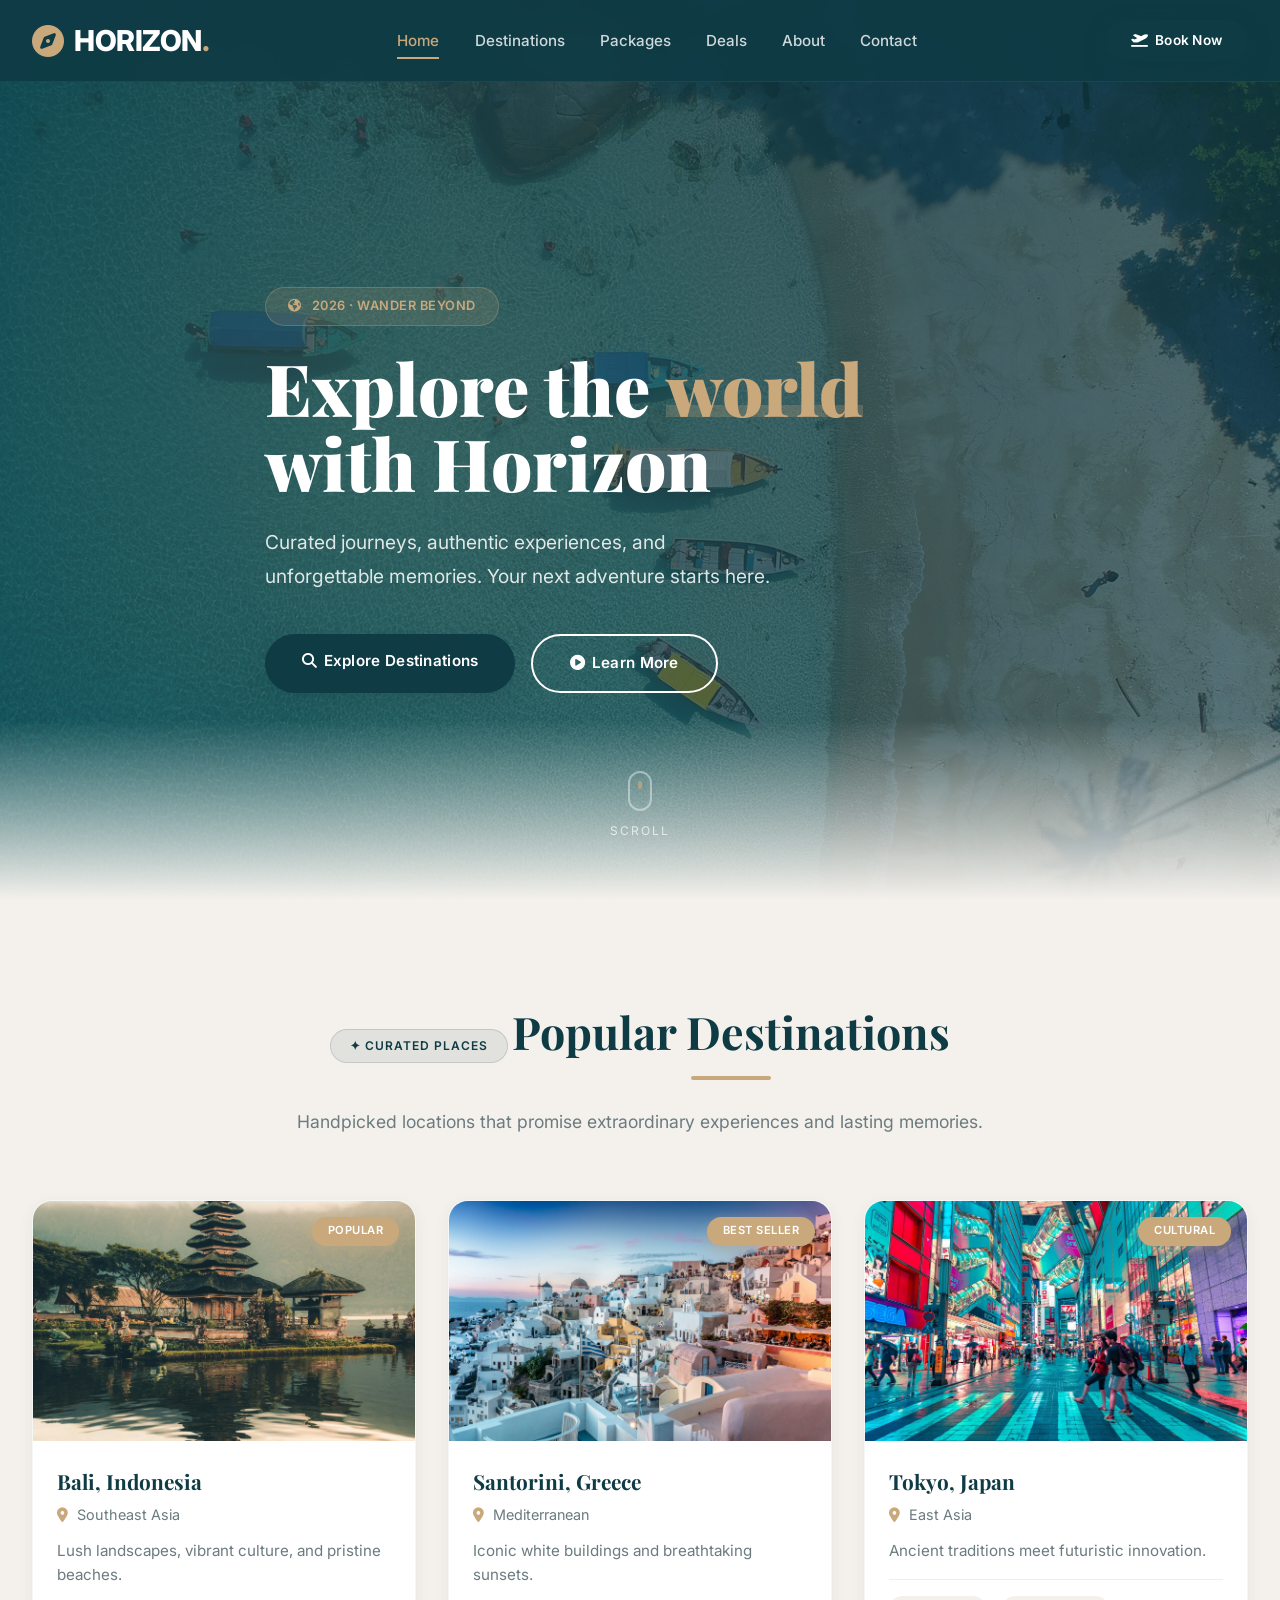
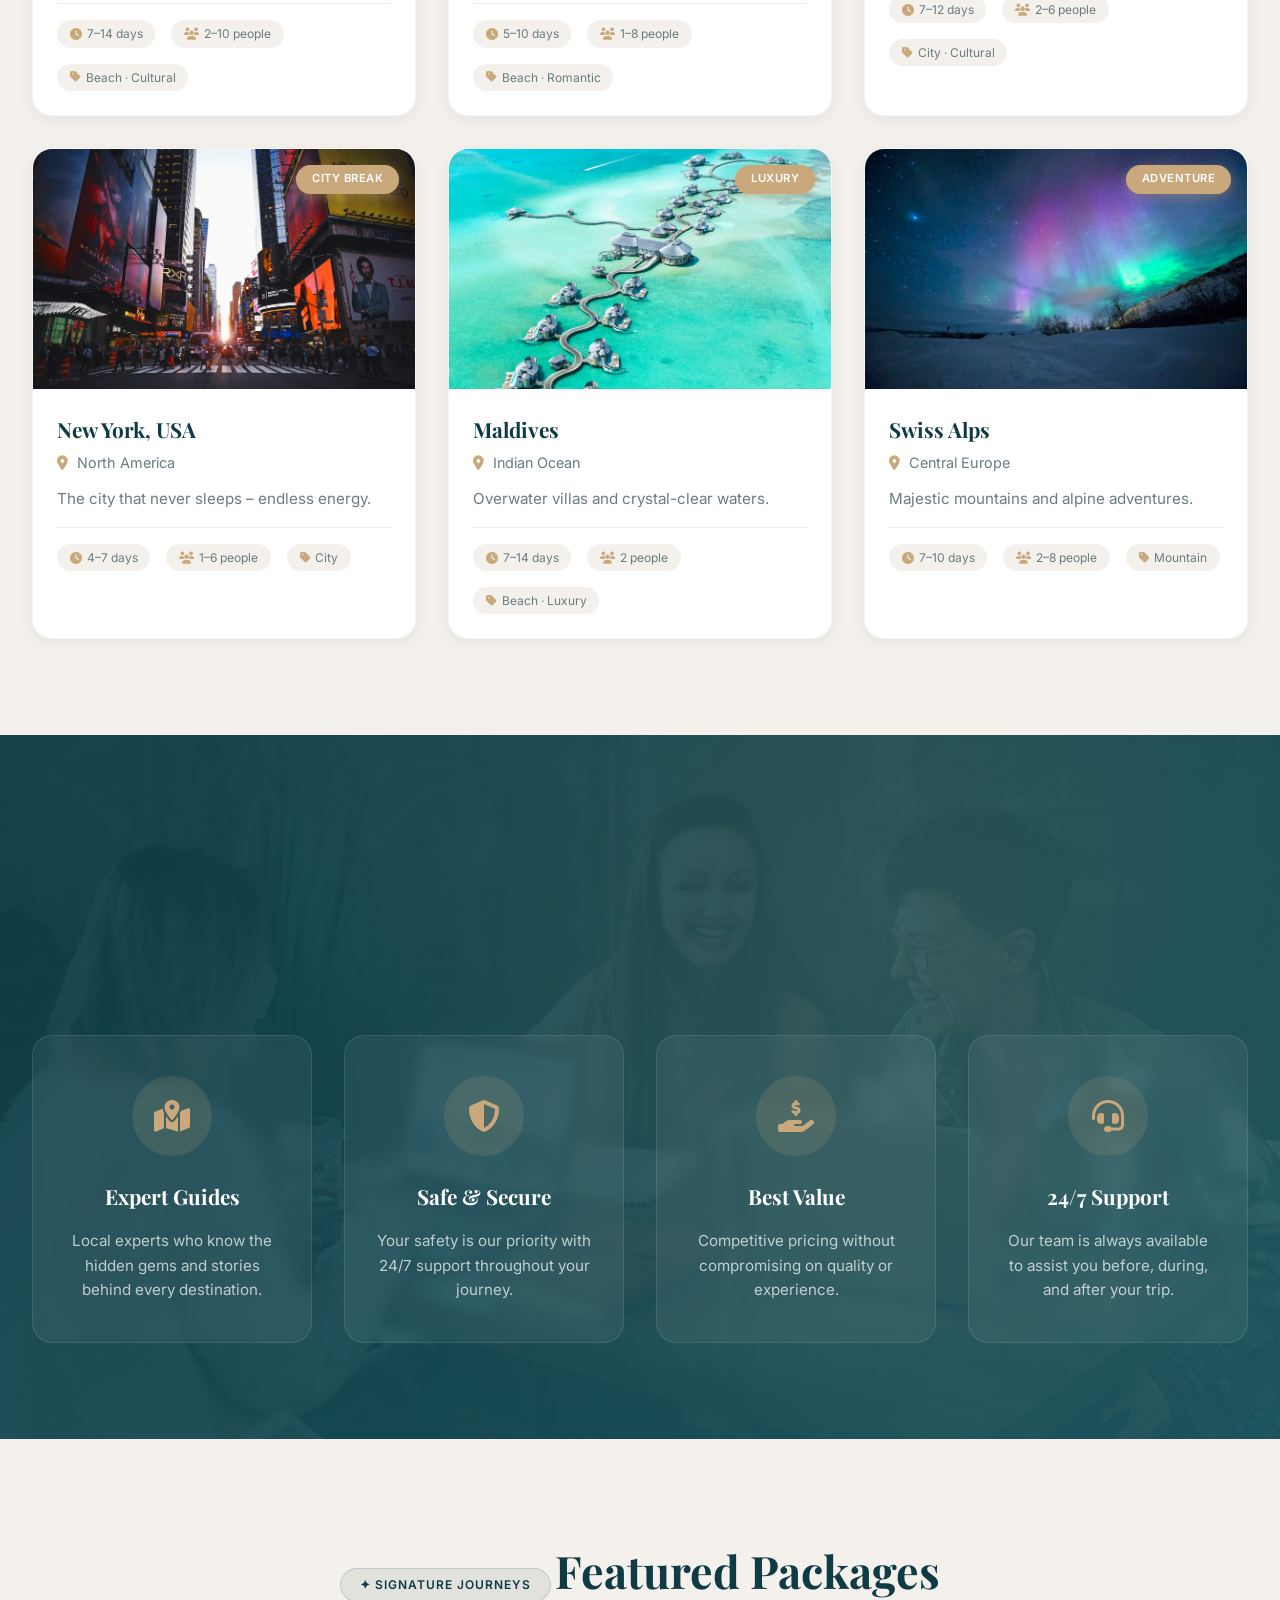
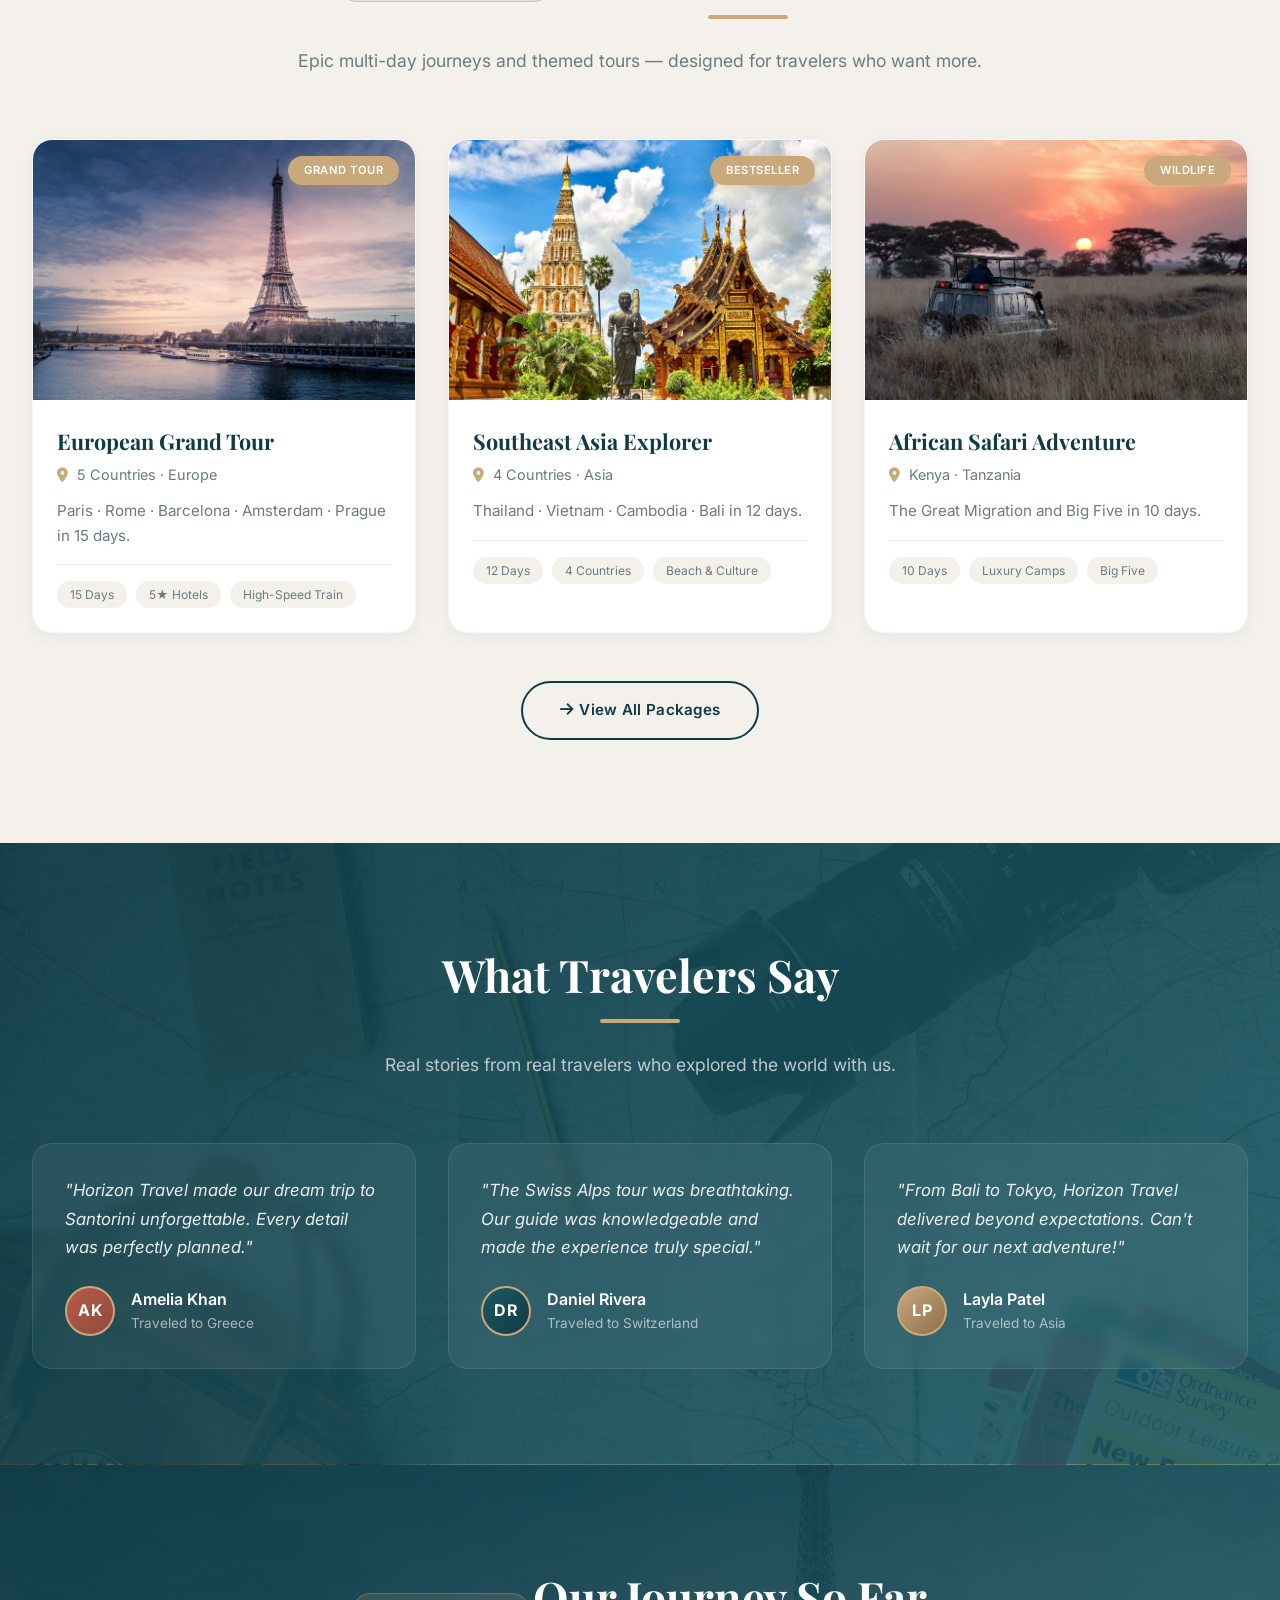
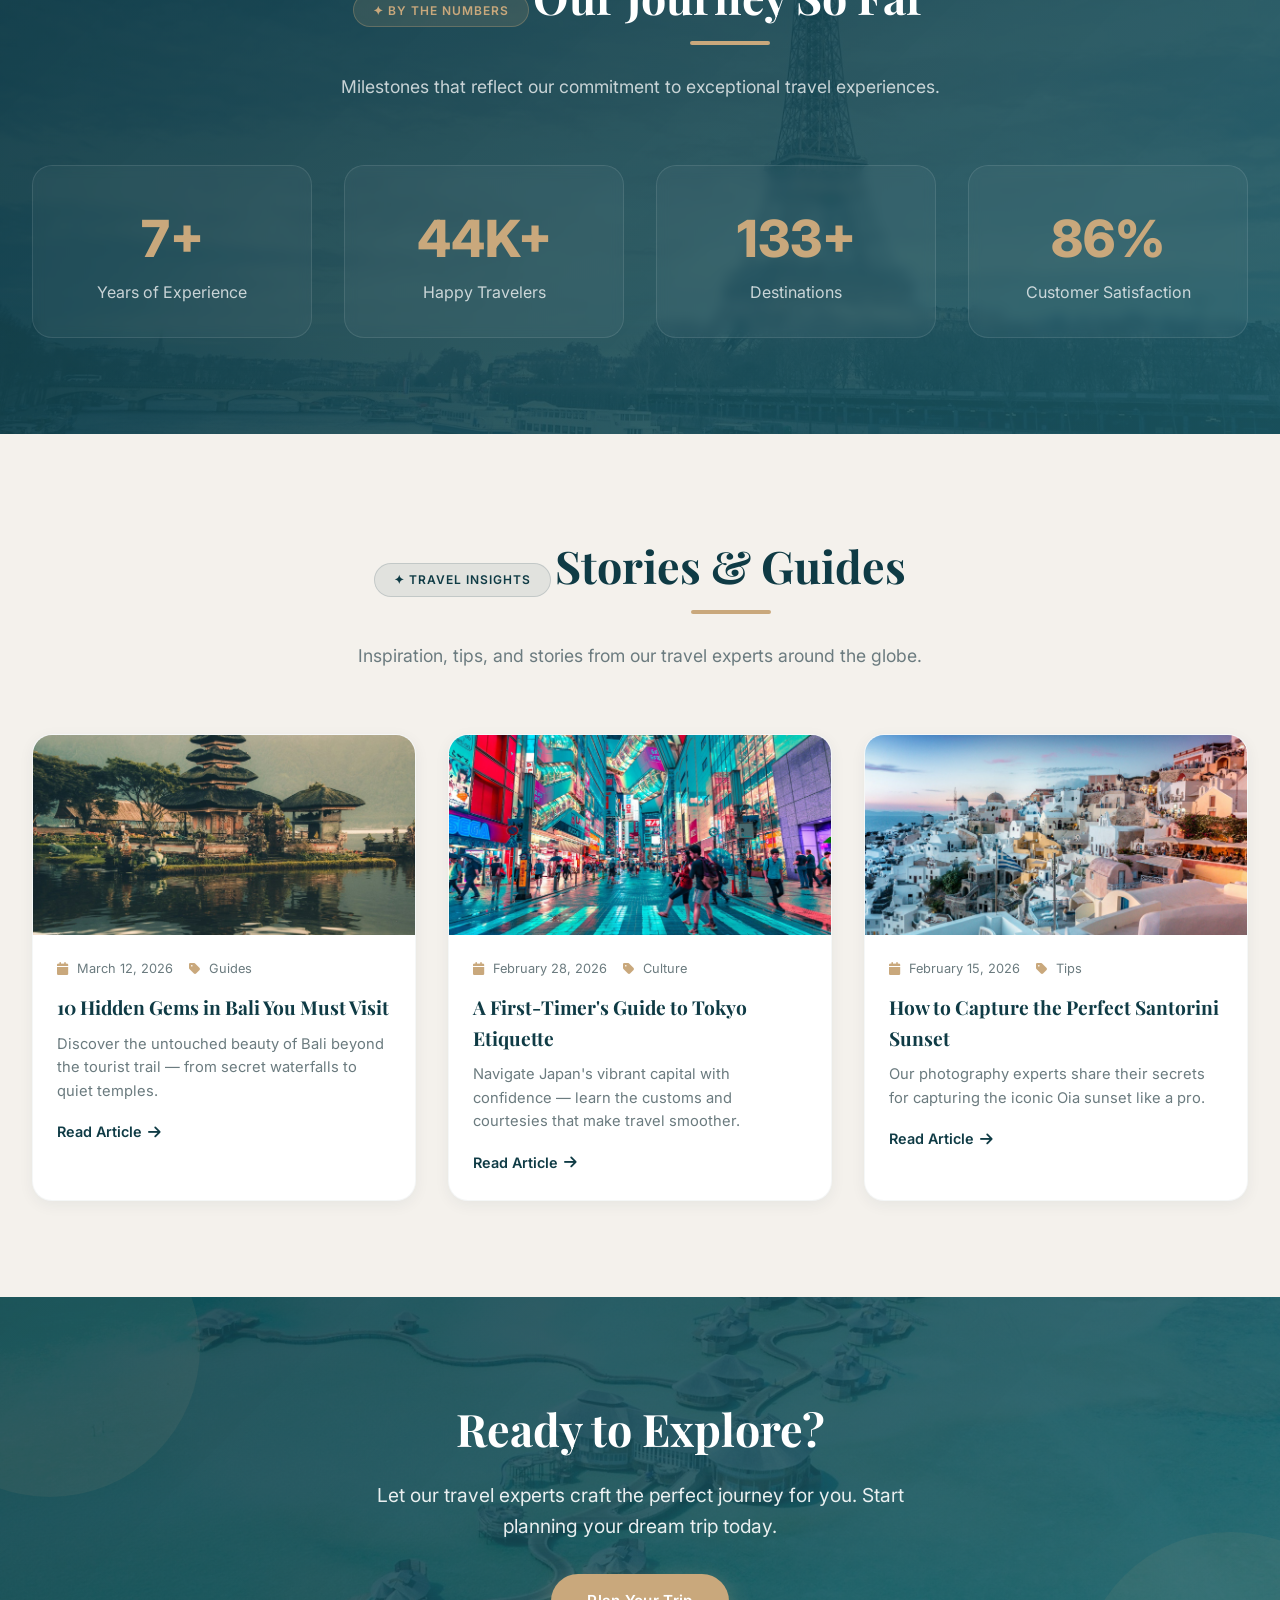
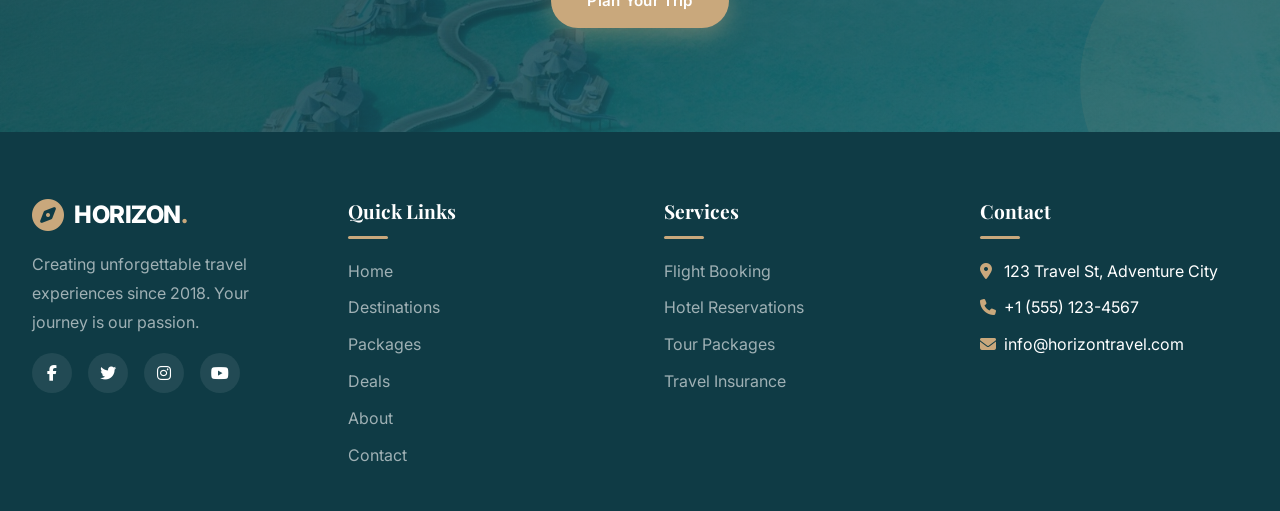
<file: index.html>
<!DOCTYPE html>
<html lang="en">
<head>
<meta charset="UTF-8" />
<meta name="viewport" content="width=device-width, initial-scale=1.0" />
<title>Horizon Travel · Explore Beyond</title>
<link rel="stylesheet" href="https://cdnjs.cloudflare.com/ajax/libs/font-awesome/6.4.0/css/all.min.css" />
<link href="https://fonts.googleapis.com/css2?family=Playfair+Display:wght@400;600;700;800;900&family=Inter:wght@300;400;500;600;700;800&display=swap" rel="stylesheet" />
<link rel="stylesheet" href="style.css" />
</head>
<body>

<header id="header">
  <div class="container">
    <div class="header-content">
      <a href="index.html" class="logo"><i class="fas fa-compass"></i><h1>HORIZON<span>.</span></h1></a>
      <button class="mobile-menu-btn"><i class="fas fa-bars"></i></button>
      <nav id="nav">
        <ul>
          <li><a href="index.html" class="active">Home</a></li>
          <li><a href="destinations.html">Destinations</a></li>
          <li><a href="packages.html">Packages</a></li>
          <li><a href="deals.html">Deals</a></li>
          <li><a href="about.html">About</a></li>
          <li><a href="contact.html">Contact</a></li>
        </ul>
      </nav>
      <div class="header-actions">
        <a href="contact.html" class="btn btn-primary"><i class="fas fa-plane-departure"></i><span>Book Now</span></a>
      </div>
    </div>
  </div>
</header>

<!-- HERO -->
<section class="hero">
  <div class="container">
    <div class="hero-content">
      <div class="hero-badge"><i class="fas fa-globe-americas"></i> 2026 · Wander Beyond</div>
      <h1>Explore the <span>world</span> with Horizon</h1>
      <p>Curated journeys, authentic experiences, and unforgettable memories. Your next adventure starts here.</p>
      <div class="hero-buttons">
        <a href="destinations.html" class="btn btn-primary"><i class="fas fa-search"></i><span>Explore Destinations</span></a>
        <a href="about.html" class="btn btn-secondary"><i class="fas fa-play-circle"></i><span>Learn More</span></a>
      </div>
    </div>
  </div>
  <div class="scroll-indicator"><div class="mouse"></div><span>Scroll</span></div>
</section>

<!-- DESTINATIONS -->
<section id="destinations" class="destinations section-padding">
  <div class="container">
    <div class="section-title reveal">
      <span class="label-tag">✦ Curated Places</span>
      <h2>Popular Destinations</h2>
      <p>Handpicked locations that promise extraordinary experiences and lasting memories.</p>
    </div>
    <div class="destinations-grid stagger">
      <div class="dest-card">
        <div class="dest-img" style="background-image:url('images/bali.jpg');"><span class="dest-tag">Popular</span></div>
        <div class="dest-body">
          <h3>Bali, Indonesia</h3>
          <div class="location"><i class="fas fa-map-marker-alt"></i> Southeast Asia</div>
          <p>Lush landscapes, vibrant culture, and pristine beaches.</p>
          <div class="dest-meta">
            <span><i class="fas fa-clock"></i> 7–14 days</span>
            <span><i class="fas fa-users"></i> 2–10 people</span>
            <span><i class="fas fa-tag"></i> Beach · Cultural</span>
          </div>
        </div>
      </div>
      <div class="dest-card">
        <div class="dest-img" style="background-image:url('images/santorini.jpg');"><span class="dest-tag">Best Seller</span></div>
        <div class="dest-body">
          <h3>Santorini, Greece</h3>
          <div class="location"><i class="fas fa-map-marker-alt"></i> Mediterranean</div>
          <p>Iconic white buildings and breathtaking sunsets.</p>
          <div class="dest-meta">
            <span><i class="fas fa-clock"></i> 5–10 days</span>
            <span><i class="fas fa-users"></i> 1–8 people</span>
            <span><i class="fas fa-tag"></i> Beach · Romantic</span>
          </div>
        </div>
      </div>
      <div class="dest-card">
        <div class="dest-img" style="background-image:url('images/tokyo.jpg');"><span class="dest-tag">Cultural</span></div>
        <div class="dest-body">
          <h3>Tokyo, Japan</h3>
          <div class="location"><i class="fas fa-map-marker-alt"></i> East Asia</div>
          <p>Ancient traditions meet futuristic innovation.</p>
          <div class="dest-meta">
            <span><i class="fas fa-clock"></i> 7–12 days</span>
            <span><i class="fas fa-users"></i> 2–6 people</span>
            <span><i class="fas fa-tag"></i> City · Cultural</span>
          </div>
        </div>
      </div>
      <div class="dest-card">
        <div class="dest-img" style="background-image:url('images/newyork.jpg');"><span class="dest-tag">City Break</span></div>
        <div class="dest-body">
          <h3>New York, USA</h3>
          <div class="location"><i class="fas fa-map-marker-alt"></i> North America</div>
          <p>The city that never sleeps – endless energy.</p>
          <div class="dest-meta">
            <span><i class="fas fa-clock"></i> 4–7 days</span>
            <span><i class="fas fa-users"></i> 1–6 people</span>
            <span><i class="fas fa-tag"></i> City</span>
          </div>
        </div>
      </div>
      <div class="dest-card">
        <div class="dest-img" style="background-image:url('images/maldives.jpg');"><span class="dest-tag">Luxury</span></div>
        <div class="dest-body">
          <h3>Maldives</h3>
          <div class="location"><i class="fas fa-map-marker-alt"></i> Indian Ocean</div>
          <p>Overwater villas and crystal-clear waters.</p>
          <div class="dest-meta">
            <span><i class="fas fa-clock"></i> 7–14 days</span>
            <span><i class="fas fa-users"></i> 2 people</span>
            <span><i class="fas fa-tag"></i> Beach · Luxury</span>
          </div>
        </div>
      </div>
      <div class="dest-card">
        <div class="dest-img" style="background-image:url('images/swiss-alps.jpg');"><span class="dest-tag">Adventure</span></div>
        <div class="dest-body">
          <h3>Swiss Alps</h3>
          <div class="location"><i class="fas fa-map-marker-alt"></i> Central Europe</div>
          <p>Majestic mountains and alpine adventures.</p>
          <div class="dest-meta">
            <span><i class="fas fa-clock"></i> 7–10 days</span>
            <span><i class="fas fa-users"></i> 2–8 people</span>
            <span><i class="fas fa-tag"></i> Mountain</span>
          </div>
        </div>
      </div>
    </div>
  </div>
</section>

<!-- FEATURES -->
<section id="features" class="features section-padding">
  <div class="features-bg"></div>
  <div class="container">
    <div class="section-title reveal">
      <span class="label-tag">✦ Why Us</span>
      <h2>Why Travel With Us</h2>
      <p>We're committed to making every journey exceptional.</p>
    </div>
    <div class="features-grid stagger">
      <div class="feature-card">
        <div class="feature-icon"><i class="fas fa-map-marked-alt"></i></div>
        <h3>Expert Guides</h3>
        <p>Local experts who know the hidden gems and stories behind every destination.</p>
      </div>
      <div class="feature-card">
        <div class="feature-icon"><i class="fas fa-shield-alt"></i></div>
        <h3>Safe & Secure</h3>
        <p>Your safety is our priority with 24/7 support throughout your journey.</p>
      </div>
      <div class="feature-card">
        <div class="feature-icon"><i class="fas fa-hand-holding-usd"></i></div>
        <h3>Best Value</h3>
        <p>Competitive pricing without compromising on quality or experience.</p>
      </div>
      <div class="feature-card">
        <div class="feature-icon"><i class="fas fa-headset"></i></div>
        <h3>24/7 Support</h3>
        <p>Our team is always available to assist you before, during, and after your trip.</p>
      </div>
    </div>
  </div>
</section>

<!-- SIGNATURE JOURNEYS -->
<section id="journeys" class="signature section-padding">
  <div class="container">
    <div class="section-title reveal">
      <span class="label-tag">✦ Signature Journeys</span>
      <h2>Featured Packages</h2>
      <p>Epic multi-day journeys and themed tours — designed for travelers who want more.</p>
    </div>
    <div class="signature-grid stagger">
      <div class="signature-card">
        <div class="signature-img" style="background-image:url('images/european-grand-tour.jpg');"><span class="signature-badge">Grand Tour</span></div>
        <div class="signature-body">
          <h3>European Grand Tour</h3>
          <div class="location"><i class="fas fa-map-marker-alt"></i> 5 Countries · Europe</div>
          <p>Paris · Rome · Barcelona · Amsterdam · Prague in 15 days.</p>
          <div class="signature-features"><span>15 Days</span><span>5★ Hotels</span><span>High-Speed Train</span></div>
        </div>
      </div>
      <div class="signature-card">
        <div class="signature-img" style="background-image:url('images/southeast-asia-explorer.jpg');"><span class="signature-badge">Bestseller</span></div>
        <div class="signature-body">
          <h3>Southeast Asia Explorer</h3>
          <div class="location"><i class="fas fa-map-marker-alt"></i> 4 Countries · Asia</div>
          <p>Thailand · Vietnam · Cambodia · Bali in 12 days.</p>
          <div class="signature-features"><span>12 Days</span><span>4 Countries</span><span>Beach & Culture</span></div>
        </div>
      </div>
      <div class="signature-card">
        <div class="signature-img" style="background-image:url('images/african-safari-adventure.jpg');"><span class="signature-badge">Wildlife</span></div>
        <div class="signature-body">
          <h3>African Safari Adventure</h3>
          <div class="location"><i class="fas fa-map-marker-alt"></i> Kenya · Tanzania</div>
          <p>The Great Migration and Big Five in 10 days.</p>
          <div class="signature-features"><span>10 Days</span><span>Luxury Camps</span><span>Big Five</span></div>
        </div>
      </div>
    </div>
    <div class="reveal" style="text-align:center;margin-top:3rem;">
      <a href="packages.html" class="btn btn-ghost"><i class="fas fa-arrow-right"></i><span>View All Packages</span></a>
    </div>
  </div>
</section>

<!-- TESTIMONIALS -->
<section id="testimonials" class="testimonials section-padding">
  <div class="testimonials-bg"></div>
  <div class="container">
    <div class="section-title reveal">
      <h2>What Travelers Say</h2>
      <p>Real stories from real travelers who explored the world with us.</p>
    </div>
    <div class="testimonial-grid stagger">
      <div class="testimonial-card">
        <blockquote>"Horizon Travel made our dream trip to Santorini unforgettable. Every detail was perfectly planned."</blockquote>
        <div class="testimonial-author">
          <div class="avatar-initial" style="background:linear-gradient(135deg,#B85C4A,#8E4A3A);">AK</div>
          <div><div class="name">Amelia Khan</div><div class="role">Traveled to Greece</div></div>
        </div>
      </div>
      <div class="testimonial-card">
        <blockquote>"The Swiss Alps tour was breathtaking. Our guide was knowledgeable and made the experience truly special."</blockquote>
        <div class="testimonial-author">
          <div class="avatar-initial" style="background:linear-gradient(135deg,#1C5A66,#0F3B45);">DR</div>
          <div><div class="name">Daniel Rivera</div><div class="role">Traveled to Switzerland</div></div>
        </div>
      </div>
      <div class="testimonial-card">
        <blockquote>"From Bali to Tokyo, Horizon Travel delivered beyond expectations. Can't wait for our next adventure!"</blockquote>
        <div class="testimonial-author">
          <div class="avatar-initial" style="background:linear-gradient(135deg,#C9A87C,#8E6F4A);">LP</div>
          <div><div class="name">Layla Patel</div><div class="role">Traveled to Asia</div></div>
        </div>
      </div>
    </div>
  </div>
</section>

<!-- STATS -->
<section id="stats" class="stats section-padding">
  <div class="stats-bg"></div>
  <div class="container">
    <div class="section-title reveal">
      <span class="label-tag">✦ By The Numbers</span>
      <h2>Our Journey So Far</h2>
      <p>Milestones that reflect our commitment to exceptional travel experiences.</p>
    </div>
    <div class="stats-grid stagger">
      <div class="stat-item"><span class="number" data-target="8" data-suffix="+">0</span><span class="label">Years of Experience</span></div>
      <div class="stat-item"><span class="number" data-target="50" data-suffix="K+">0</span><span class="label">Happy Travelers</span></div>
      <div class="stat-item"><span class="number" data-target="150" data-suffix="+">0</span><span class="label">Destinations</span></div>
      <div class="stat-item"><span class="number" data-target="98" data-suffix="%">0</span><span class="label">Customer Satisfaction</span></div>
    </div>
  </div>
</section>

<!-- INSIGHTS -->
<section id="insights" class="insights section-padding">
  <div class="container">
    <div class="section-title reveal">
      <span class="label-tag">✦ Travel Insights</span>
      <h2>Stories & Guides</h2>
      <p>Inspiration, tips, and stories from our travel experts around the globe.</p>
    </div>
    <div class="insights-grid stagger">
      <div class="insight-card">
        <div class="insight-img" style="background-image:url('images/bali.jpg');"></div>
        <div class="insight-body">
          <div class="meta"><span><i class="fas fa-calendar"></i> March 12, 2026</span><span><i class="fas fa-tag"></i> Guides</span></div>
          <h3>10 Hidden Gems in Bali You Must Visit</h3>
          <p>Discover the untouched beauty of Bali beyond the tourist trail — from secret waterfalls to quiet temples.</p>
          <a href="#" class="insight-link">Read Article <i class="fas fa-arrow-right"></i></a>
        </div>
      </div>
      <div class="insight-card">
        <div class="insight-img" style="background-image:url('images/tokyo.jpg');"></div>
        <div class="insight-body">
          <div class="meta"><span><i class="fas fa-calendar"></i> February 28, 2026</span><span><i class="fas fa-tag"></i> Culture</span></div>
          <h3>A First-Timer's Guide to Tokyo Etiquette</h3>
          <p>Navigate Japan's vibrant capital with confidence — learn the customs and courtesies that make travel smoother.</p>
          <a href="#" class="insight-link">Read Article <i class="fas fa-arrow-right"></i></a>
        </div>
      </div>
      <div class="insight-card">
        <div class="insight-img" style="background-image:url('images/santorini.jpg');"></div>
        <div class="insight-body">
          <div class="meta"><span><i class="fas fa-calendar"></i> February 15, 2026</span><span><i class="fas fa-tag"></i> Tips</span></div>
          <h3>How to Capture the Perfect Santorini Sunset</h3>
          <p>Our photography experts share their secrets for capturing the iconic Oia sunset like a pro.</p>
          <a href="#" class="insight-link">Read Article <i class="fas fa-arrow-right"></i></a>
        </div>
      </div>
    </div>
  </div>
</section>

<!-- CTA -->
<section id="contact" class="cta-section">
  <div class="cta-bg"></div>
  <div class="container">
    <h2>Ready to Explore?</h2>
    <p>Let our travel experts craft the perfect journey for you. Start planning your dream trip today.</p>
    <a href="contact.html" class="btn"><span>Plan Your Trip</span></a>
  </div>
</section>

<footer>
  <div class="container">
    <div class="footer-grid">
      <div class="footer-col">
        <div class="logo" style="margin-bottom:1rem;">
          <i class="fas fa-compass"></i>
          <h1 style="font-size:1.5rem;">HORIZON<span style="color:var(--accent);">.</span></h1>
        </div>
        <p>Creating unforgettable travel experiences since 2018. Your journey is our passion.</p>
        <div class="footer-social">
          <a href="#"><i class="fab fa-facebook-f"></i></a>
          <a href="#"><i class="fab fa-twitter"></i></a>
          <a href="#"><i class="fab fa-instagram"></i></a>
          <a href="#"><i class="fab fa-youtube"></i></a>
        </div>
      </div>
      <div class="footer-col">
        <h3>Quick Links</h3>
        <ul>
          <li><a href="index.html">Home</a></li>
          <li><a href="destinations.html">Destinations</a></li>
          <li><a href="packages.html">Packages</a></li>
          <li><a href="deals.html">Deals</a></li>
          <li><a href="about.html">About</a></li>
          <li><a href="contact.html">Contact</a></li>
        </ul>
      </div>
      <div class="footer-col">
        <h3>Services</h3>
        <ul>
          <li><a href="#">Flight Booking</a></li>
          <li><a href="#">Hotel Reservations</a></li>
          <li><a href="#">Tour Packages</a></li>
          <li><a href="#">Travel Insurance</a></li>
        </ul>
      </div>
      <div class="footer-col">
        <h3>Contact</h3>
        <ul>
          <li><i class="fas fa-map-marker-alt" style="color:var(--accent);width:20px;"></i> 123 Travel St, Adventure City</li>
          <li><i class="fas fa-phone" style="color:var(--accent);width:20px;"></i> +1 (555) 123-4567</li>
          <li><i class="fas fa-envelope" style="color:var(--accent);width:20px;"></i> info@horizontravel.com</li>
        </ul>
      </div>
    </div>
  </div>
</footer>

<script>
window.addEventListener('scroll', () => {
  document.getElementById('header').classList.toggle('scrolled', window.scrollY > 50);
});
const mobileMenuBtn = document.querySelector('.mobile-menu-btn');
const nav = document.getElementById('nav');
mobileMenuBtn.addEventListener('click', function () {
  nav.classList.toggle('active');
  const i = this.querySelector('i');
  i.classList.toggle('fa-bars');
  i.classList.toggle('fa-times');
});
document.querySelectorAll('nav ul li a').forEach(link => {
  link.addEventListener('click', () => {
    nav.classList.remove('active');
    const i = mobileMenuBtn.querySelector('i');
    i.classList.add('fa-bars');
    i.classList.remove('fa-times');
  });
});
const observer = new IntersectionObserver((entries) => {
  entries.forEach(e => e.isIntersecting && e.target.classList.add('active'));
}, { threshold: 0.15, rootMargin: '0px 0px -50px 0px' });
document.querySelectorAll('.reveal, .reveal-left, .reveal-right, .reveal-scale, .stagger, .section-title').forEach(el => observer.observe(el));

function animateCounter(el) {
  const target = parseInt(el.dataset.target);
  const suffix = el.dataset.suffix || '';
  const duration = 1800;
  const startTime = performance.now();
  function update(now) {
    const elapsed = now - startTime;
    const progress = Math.min(elapsed / duration, 1);
    const eased = 1 - Math.pow(1 - progress, 3);
    el.textContent = Math.floor(target * eased) + suffix;
    if (progress < 1) requestAnimationFrame(update);
    else el.textContent = target + suffix;
  }
  requestAnimationFrame(update);
}
const statsObserver = new IntersectionObserver((entries) => {
  entries.forEach(e => {
    if (e.isIntersecting) {
      e.target.querySelectorAll('.number[data-target]').forEach(animateCounter);
      statsObserver.unobserve(e.target);
    }
  });
}, { threshold: 0.3 });
document.querySelectorAll('.stats-grid').forEach(el => statsObserver.observe(el));
</script>
</body>
</html>
</file>
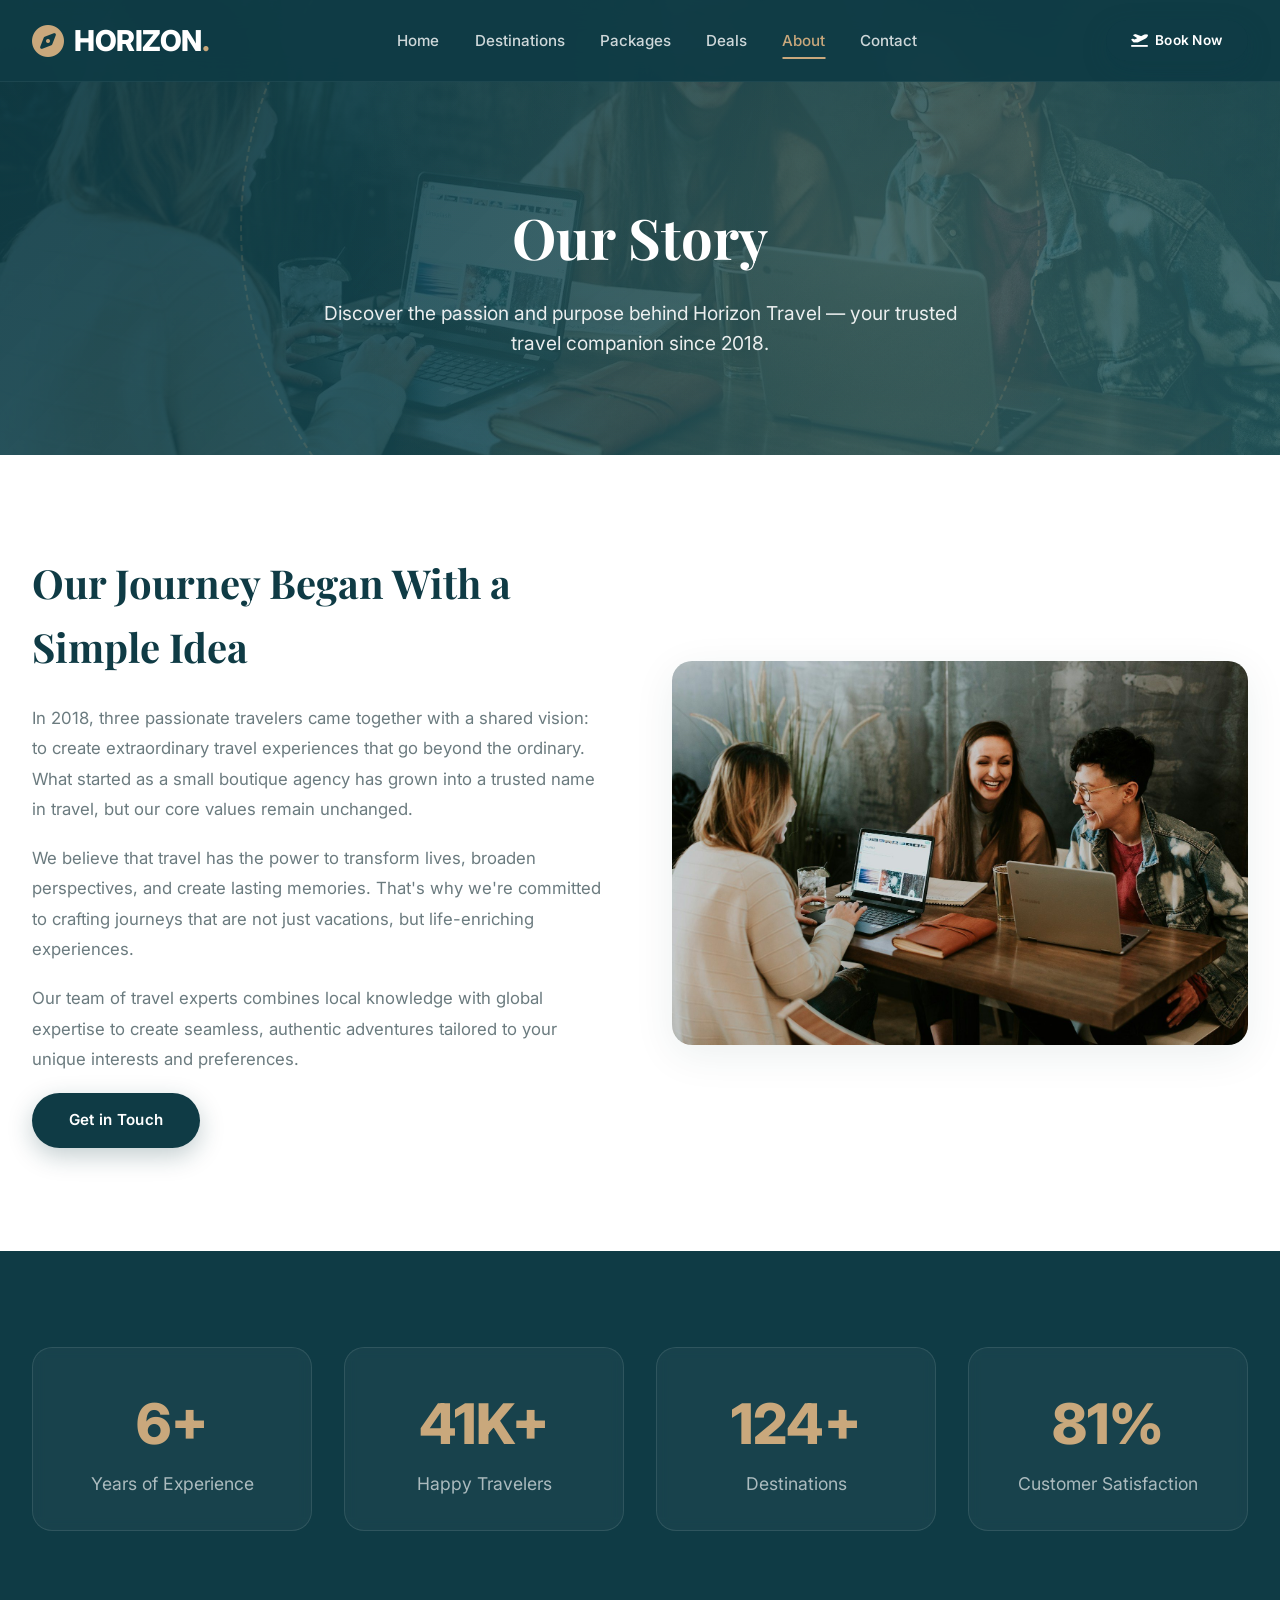
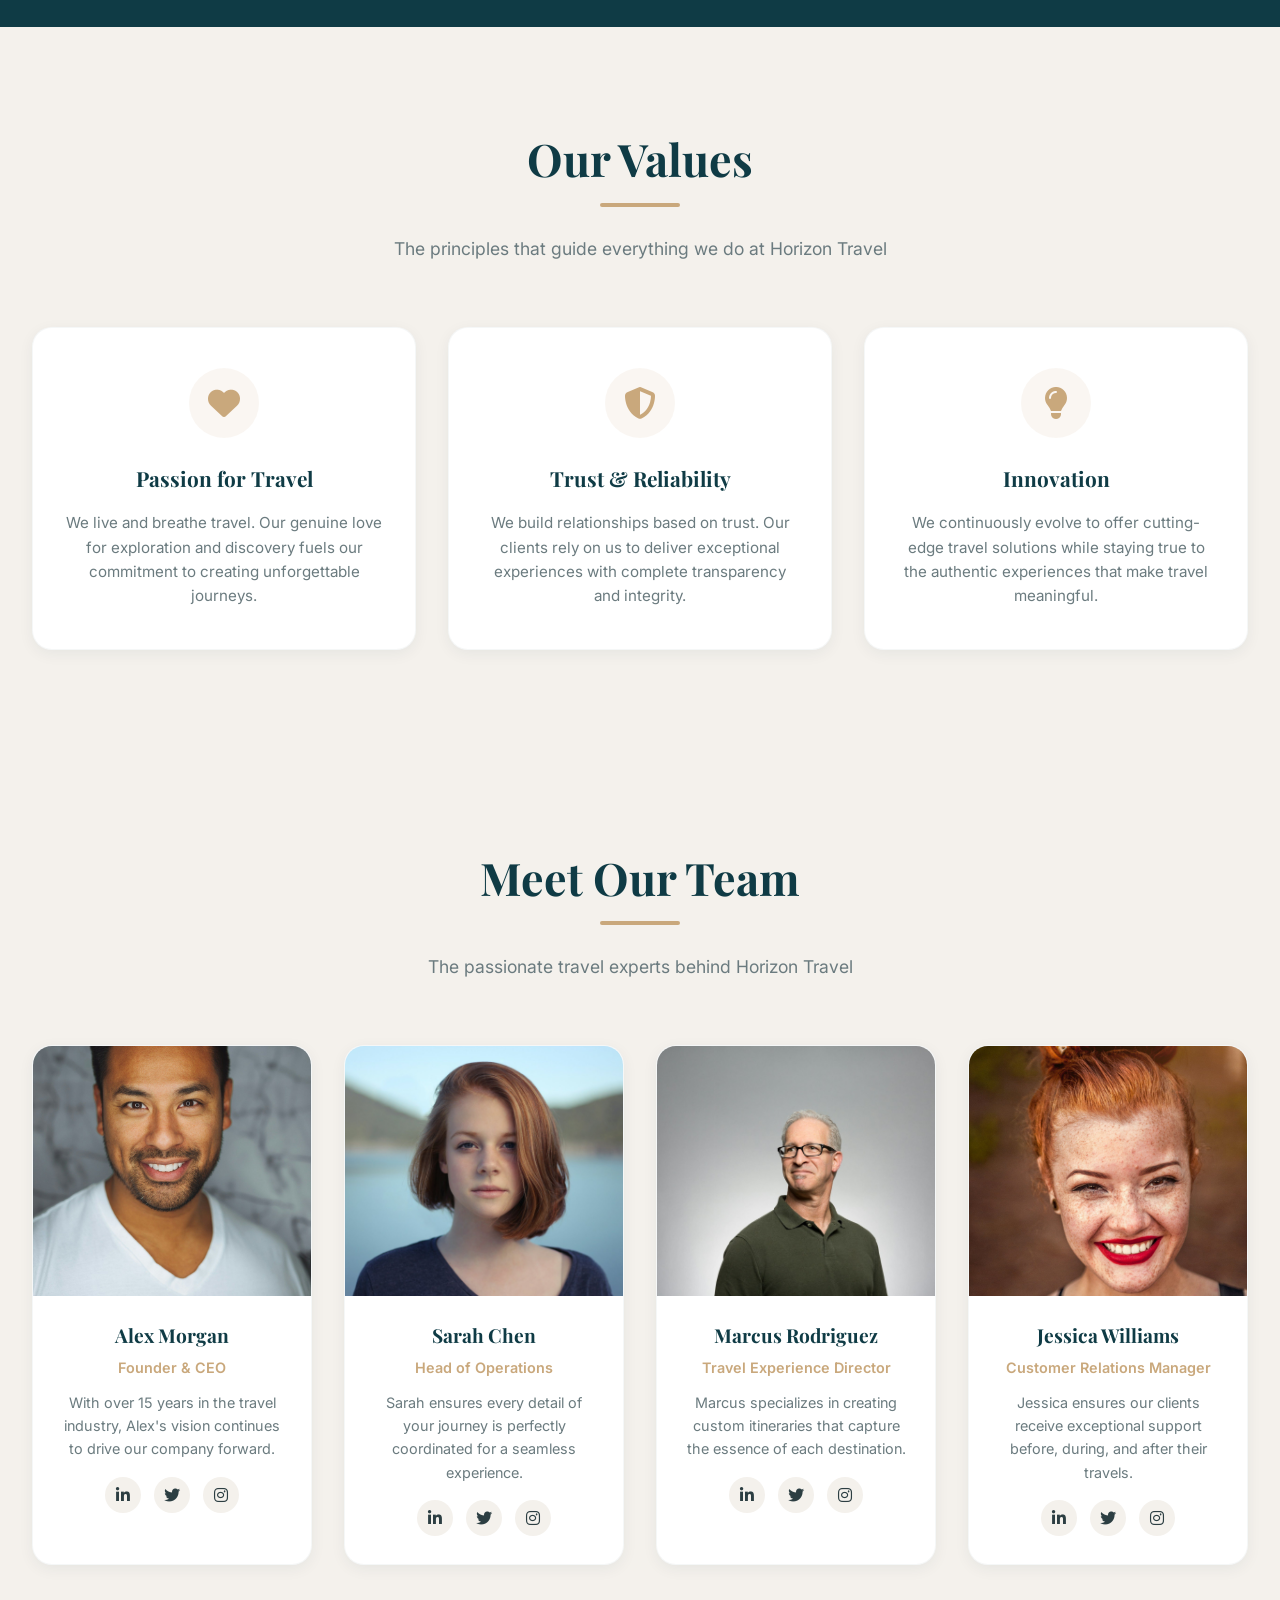
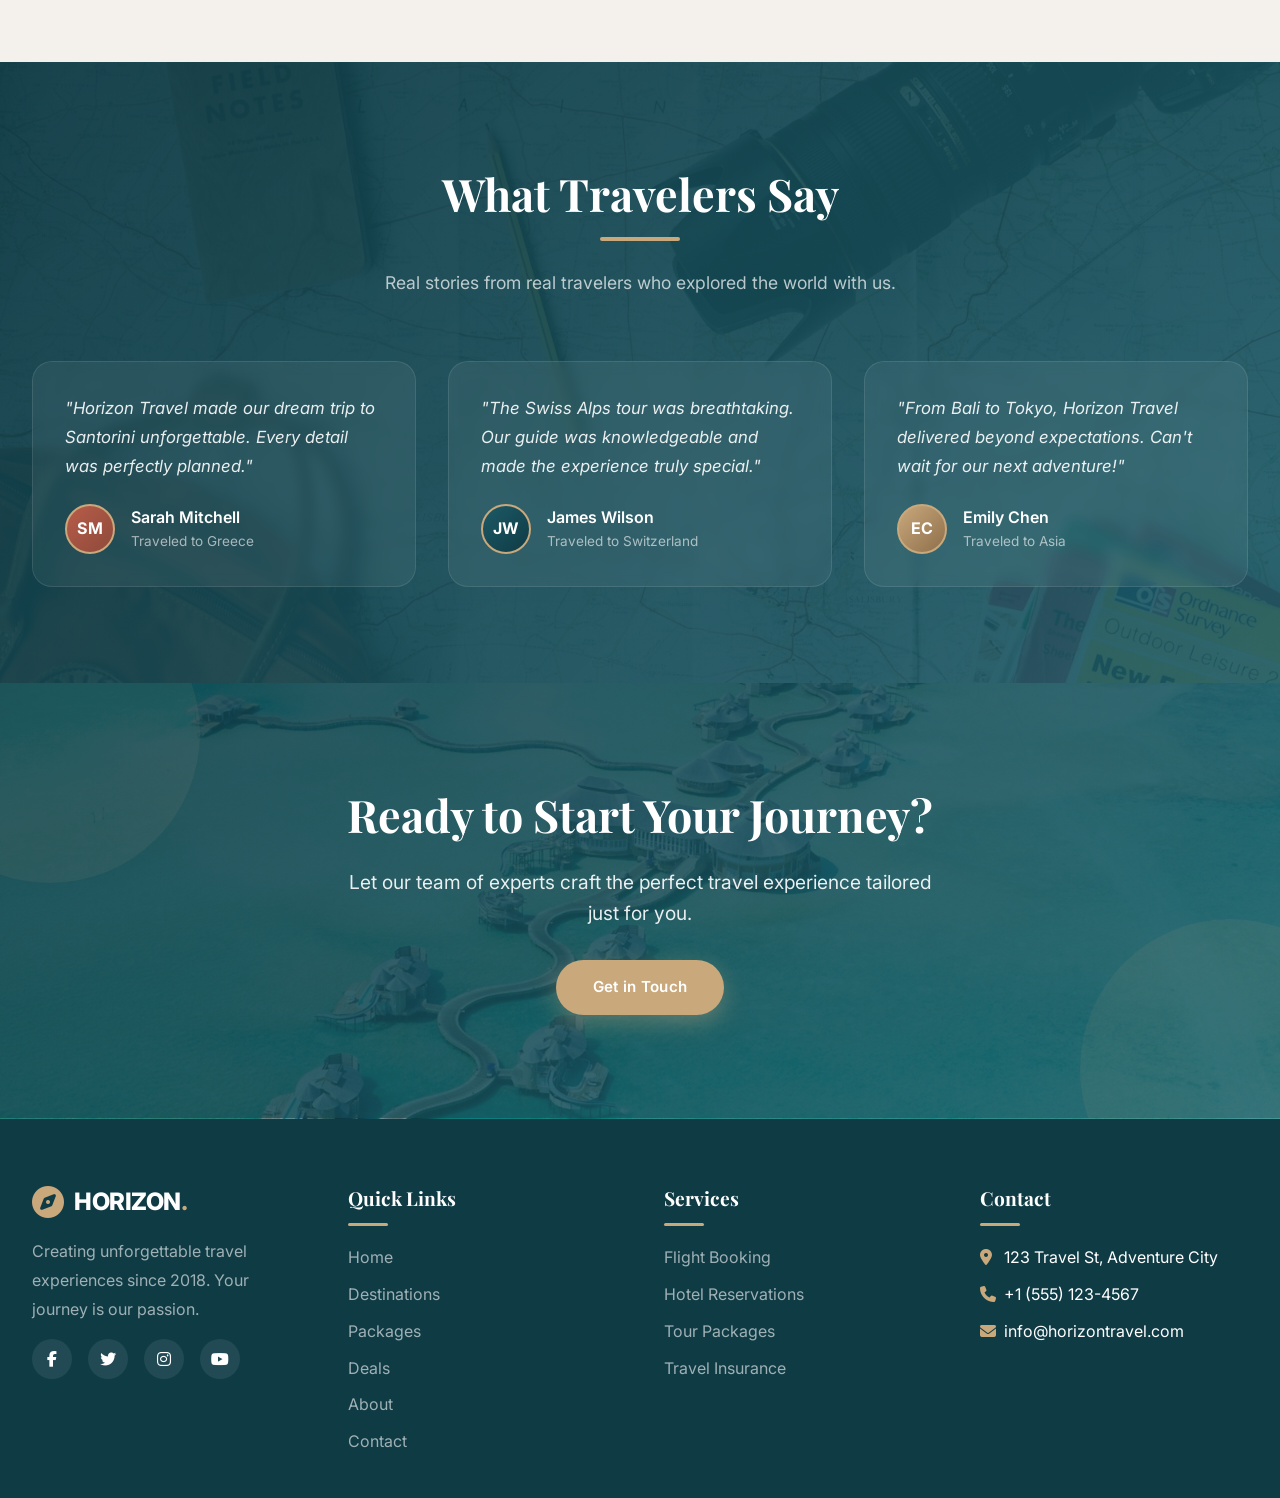
<file: about.html>
<!DOCTYPE html>
<html lang="en">
<head>
<meta charset="UTF-8" />
<meta name="viewport" content="width=device-width, initial-scale=1.0" />
<title>About Us · Horizon Travel</title>
<link rel="stylesheet" href="https://cdnjs.cloudflare.com/ajax/libs/font-awesome/6.4.0/css/all.min.css" />
<link href="https://fonts.googleapis.com/css2?family=Playfair+Display:wght@400;600;700;800;900&family=Inter:wght@300;400;500;600;700;800&display=swap" rel="stylesheet" />
<link rel="stylesheet" href="style.css" />
</head>
<body>

<header id="header">
  <div class="container">
    <div class="header-content">
      <a href="index.html" class="logo"><i class="fas fa-compass"></i><h1>HORIZON<span>.</span></h1></a>
      <button class="mobile-menu-btn"><i class="fas fa-bars"></i></button>
      <nav id="nav">
        <ul>
          <li><a href="index.html">Home</a></li>
          <li><a href="destinations.html">Destinations</a></li>
          <li><a href="packages.html">Packages</a></li>
          <li><a href="deals.html">Deals</a></li>
          <li><a href="about.html" class="active">About</a></li>
          <li><a href="contact.html">Contact</a></li>
        </ul>
      </nav>
      <div class="header-actions">
        <a href="contact.html" class="btn btn-primary"><i class="fas fa-plane-departure"></i><span>Book Now</span></a>
      </div>
    </div>
  </div>
</header>

<section class="page-header" style="background-image:linear-gradient(135deg,rgba(15,59,69,.92) 0%,rgba(28,90,102,.78) 100%),url('images/about-header.jpg');">
  <div class="container">
    <h1>Our Story</h1>
    <p>Discover the passion and purpose behind Horizon Travel — your trusted travel companion since 2018.</p>
  </div>
</section>

<section class="story-section section-padding">
  <div class="container">
    <div class="story-grid">
      <div class="story-content slide-left">
        <h2>Our Journey Began With a Simple Idea</h2>
        <p>In 2018, three passionate travelers came together with a shared vision: to create extraordinary travel experiences that go beyond the ordinary. What started as a small boutique agency has grown into a trusted name in travel, but our core values remain unchanged.</p>
        <p>We believe that travel has the power to transform lives, broaden perspectives, and create lasting memories. That's why we're committed to crafting journeys that are not just vacations, but life-enriching experiences.</p>
        <p>Our team of travel experts combines local knowledge with global expertise to create seamless, authentic adventures tailored to your unique interests and preferences.</p>
        <a href="contact.html" class="btn btn-primary"><span>Get in Touch</span></a>
      </div>
      <div class="story-image slide-right">
        <img src="images/about-header.jpg" alt="Our Team" />
      </div>
    </div>
  </div>
</section>

<section class="stats-section section-padding" style="background:var(--primary);color:#fff;text-align:center;">
  <div class="container">
    <div class="stats-grid pop-stagger">
      <div class="stat-item">
        <span class="number" data-target="8" data-suffix="+" style="color:var(--accent);font-size:3.5rem;font-weight:800;display:block;font-family:'Inter',sans-serif;">0</span>
        <span class="label" style="font-size:1.1rem;opacity:.85;">Years of Experience</span>
      </div>
      <div class="stat-item">
        <span class="number" data-target="50" data-suffix="K+" style="color:var(--accent);font-size:3.5rem;font-weight:800;display:block;font-family:'Inter',sans-serif;">0</span>
        <span class="label" style="font-size:1.1rem;opacity:.85;">Happy Travelers</span>
      </div>
      <div class="stat-item">
        <span class="number" data-target="150" data-suffix="+" style="color:var(--accent);font-size:3.5rem;font-weight:800;display:block;font-family:'Inter',sans-serif;">0</span>
        <span class="label" style="font-size:1.1rem;opacity:.85;">Destinations</span>
      </div>
      <div class="stat-item">
        <span class="number" data-target="98" data-suffix="%" style="color:var(--accent);font-size:3.5rem;font-weight:800;display:block;font-family:'Inter',sans-serif;">0</span>
        <span class="label" style="font-size:1.1rem;opacity:.85;">Customer Satisfaction</span>
      </div>
    </div>
  </div>
</section>

<section class="section-padding" style="background:var(--light);">
  <div class="container">
    <div class="section-title reveal">
      <h2>Our Values</h2>
      <p>The principles that guide everything we do at Horizon Travel</p>
    </div>
    <div class="values-grid pop-stagger">
      <div class="value-card">
        <div class="icon"><i class="fas fa-heart"></i></div>
        <h3>Passion for Travel</h3>
        <p>We live and breathe travel. Our genuine love for exploration and discovery fuels our commitment to creating unforgettable journeys.</p>
      </div>
      <div class="value-card">
        <div class="icon"><i class="fas fa-shield-alt"></i></div>
        <h3>Trust & Reliability</h3>
        <p>We build relationships based on trust. Our clients rely on us to deliver exceptional experiences with complete transparency and integrity.</p>
      </div>
      <div class="value-card">
        <div class="icon"><i class="fas fa-lightbulb"></i></div>
        <h3>Innovation</h3>
        <p>We continuously evolve to offer cutting-edge travel solutions while staying true to the authentic experiences that make travel meaningful.</p>
      </div>
    </div>
  </div>
</section>

<section class="team-section section-padding">
  <div class="container">
    <div class="section-title reveal">
      <h2>Meet Our Team</h2>
      <p>The passionate travel experts behind Horizon Travel</p>
    </div>
    <div class="team-grid swing-stagger">
      <div class="team-card">
        <div class="photo" style="background-image:url('images/team-alex.jpg');"></div>
        <div class="info">
          <h3>Alex Morgan</h3>
          <span class="role">Founder & CEO</span>
          <p>With over 15 years in the travel industry, Alex's vision continues to drive our company forward.</p>
          <div class="team-social">
            <a href="#"><i class="fab fa-linkedin-in"></i></a>
            <a href="#"><i class="fab fa-twitter"></i></a>
            <a href="#"><i class="fab fa-instagram"></i></a>
          </div>
        </div>
      </div>
      <div class="team-card">
        <div class="photo" style="background-image:url('images/team-sarah.jpg');"></div>
        <div class="info">
          <h3>Sarah Chen</h3>
          <span class="role">Head of Operations</span>
          <p>Sarah ensures every detail of your journey is perfectly coordinated for a seamless experience.</p>
          <div class="team-social">
            <a href="#"><i class="fab fa-linkedin-in"></i></a>
            <a href="#"><i class="fab fa-twitter"></i></a>
            <a href="#"><i class="fab fa-instagram"></i></a>
          </div>
        </div>
      </div>
      <div class="team-card">
        <div class="photo" style="background-image:url('images/team-marcus.jpg');"></div>
        <div class="info">
          <h3>Marcus Rodriguez</h3>
          <span class="role">Travel Experience Director</span>
          <p>Marcus specializes in creating custom itineraries that capture the essence of each destination.</p>
          <div class="team-social">
            <a href="#"><i class="fab fa-linkedin-in"></i></a>
            <a href="#"><i class="fab fa-twitter"></i></a>
            <a href="#"><i class="fab fa-instagram"></i></a>
          </div>
        </div>
      </div>
      <div class="team-card">
        <div class="photo" style="background-image:url('images/team-jessica.jpg');"></div>
        <div class="info">
          <h3>Jessica Williams</h3>
          <span class="role">Customer Relations Manager</span>
          <p>Jessica ensures our clients receive exceptional support before, during, and after their travels.</p>
          <div class="team-social">
            <a href="#"><i class="fab fa-linkedin-in"></i></a>
            <a href="#"><i class="fab fa-twitter"></i></a>
            <a href="#"><i class="fab fa-instagram"></i></a>
          </div>
        </div>
      </div>
    </div>
  </div>
</section>

<section class="testimonials section-padding">
  <div class="testimonials-bg"></div>
  <div class="container">
    <div class="section-title reveal">
      <h2>What Travelers Say</h2>
      <p>Real stories from real travelers who explored the world with us.</p>
    </div>
    <div class="testimonial-grid slide-stagger">
      <div class="testimonial-card">
        <blockquote>"Horizon Travel made our dream trip to Santorini unforgettable. Every detail was perfectly planned."</blockquote>
        <div class="testimonial-author">
          <div class="avatar-initial" style="background:linear-gradient(135deg,#B85C4A,#8E4A3A);">SM</div>
          <div><div class="name">Sarah Mitchell</div><div class="role">Traveled to Greece</div></div>
        </div>
      </div>
      <div class="testimonial-card">
        <blockquote>"The Swiss Alps tour was breathtaking. Our guide was knowledgeable and made the experience truly special."</blockquote>
        <div class="testimonial-author">
          <div class="avatar-initial" style="background:linear-gradient(135deg,#1C5A66,#0F3B45);">JW</div>
          <div><div class="name">James Wilson</div><div class="role">Traveled to Switzerland</div></div>
        </div>
      </div>
      <div class="testimonial-card">
        <blockquote>"From Bali to Tokyo, Horizon Travel delivered beyond expectations. Can't wait for our next adventure!"</blockquote>
        <div class="testimonial-author">
          <div class="avatar-initial" style="background:linear-gradient(135deg,#C9A87C,#8E6F4A);">EC</div>
          <div><div class="name">Emily Chen</div><div class="role">Traveled to Asia</div></div>
        </div>
      </div>
    </div>
  </div>
</section>

<section class="cta-section">
  <div class="cta-bg"></div>
  <div class="container">
    <h2>Ready to Start Your Journey?</h2>
    <p>Let our team of experts craft the perfect travel experience tailored just for you.</p>
    <a href="contact.html" class="btn"><span>Get in Touch</span></a>
  </div>
</section>

<footer>
  <div class="container">
    <div class="footer-grid">
      <div class="footer-col">
        <div class="logo" style="margin-bottom:1rem;">
          <i class="fas fa-compass"></i>
          <h1 style="font-size:1.5rem;">HORIZON<span style="color:var(--accent);">.</span></h1>
        </div>
        <p>Creating unforgettable travel experiences since 2018. Your journey is our passion.</p>
        <div class="footer-social">
          <a href="#"><i class="fab fa-facebook-f"></i></a>
          <a href="#"><i class="fab fa-twitter"></i></a>
          <a href="#"><i class="fab fa-instagram"></i></a>
          <a href="#"><i class="fab fa-youtube"></i></a>
        </div>
      </div>
      <div class="footer-col">
        <h3>Quick Links</h3>
        <ul>
          <li><a href="index.html">Home</a></li>
          <li><a href="destinations.html">Destinations</a></li>
          <li><a href="packages.html">Packages</a></li>
          <li><a href="deals.html">Deals</a></li>
          <li><a href="about.html">About</a></li>
          <li><a href="contact.html">Contact</a></li>
        </ul>
      </div>
      <div class="footer-col">
        <h3>Services</h3>
        <ul>
          <li><a href="#">Flight Booking</a></li>
          <li><a href="#">Hotel Reservations</a></li>
          <li><a href="#">Tour Packages</a></li>
          <li><a href="#">Travel Insurance</a></li>
        </ul>
      </div>
      <div class="footer-col">
        <h3>Contact</h3>
        <ul>
          <li><i class="fas fa-map-marker-alt" style="color:var(--accent);width:20px;"></i> 123 Travel St, Adventure City</li>
          <li><i class="fas fa-phone" style="color:var(--accent);width:20px;"></i> +1 (555) 123-4567</li>
          <li><i class="fas fa-envelope" style="color:var(--accent);width:20px;"></i> info@horizontravel.com</li>
        </ul>
      </div>
    </div>
  </div>
</footer>

<script>
window.addEventListener('scroll', () => {
  document.getElementById('header').classList.toggle('scrolled', window.scrollY > 50);
});
const mobileMenuBtn = document.querySelector('.mobile-menu-btn');
const nav = document.getElementById('nav');
mobileMenuBtn.addEventListener('click', function () {
  nav.classList.toggle('active');
  const i = this.querySelector('i');
  i.classList.toggle('fa-bars');
  i.classList.toggle('fa-times');
});
document.querySelectorAll('nav ul li a').forEach(link => {
  link.addEventListener('click', () => {
    nav.classList.remove('active');
    const i = mobileMenuBtn.querySelector('i');
    i.classList.add('fa-bars');
    i.classList.remove('fa-times');
  });
});
const observer = new IntersectionObserver((entries) => {
  entries.forEach(e => e.isIntersecting && e.target.classList.add('active'));
}, { threshold: 0.15, rootMargin: '0px 0px -50px 0px' });
document.querySelectorAll('.reveal, .slide-left, .slide-right, .pop-stagger, .swing-stagger, .slide-stagger, .section-title').forEach(el => observer.observe(el));

function animateCounter(el) {
  const target = parseInt(el.dataset.target);
  const suffix = el.dataset.suffix || '';
  const duration = 1800;
  const startTime = performance.now();
  function update(now) {
    const elapsed = now - startTime;
    const progress = Math.min(elapsed / duration, 1);
    const eased = 1 - Math.pow(1 - progress, 3);
    el.textContent = Math.floor(target * eased) + suffix;
    if (progress < 1) requestAnimationFrame(update);
    else el.textContent = target + suffix;
  }
  requestAnimationFrame(update);
}
const statsObserver = new IntersectionObserver((entries) => {
  entries.forEach(e => {
    if (e.isIntersecting) {
      e.target.querySelectorAll('.number[data-target]').forEach(animateCounter);
      statsObserver.unobserve(e.target);
    }
  });
}, { threshold: 0.3 });
document.querySelectorAll('.stats-grid').forEach(el => statsObserver.observe(el));
</script>
</body>
</html>
</file>
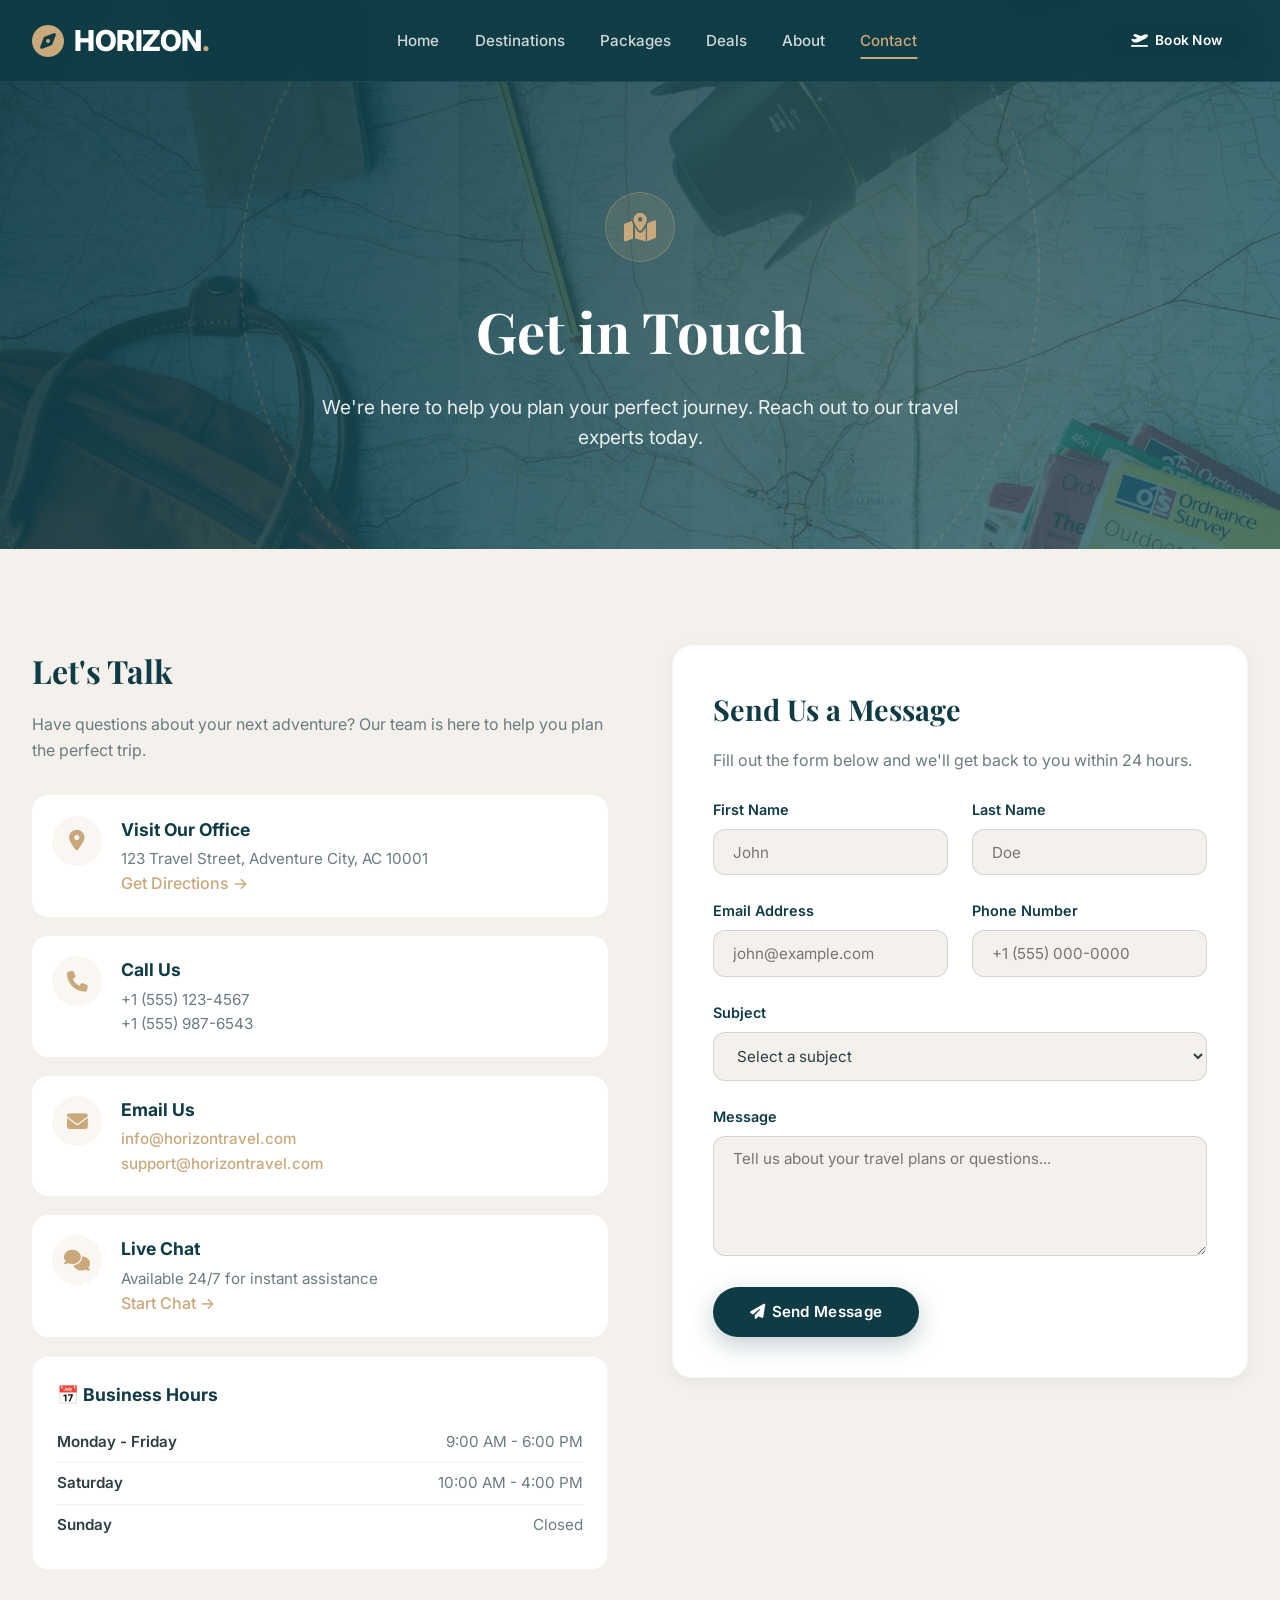
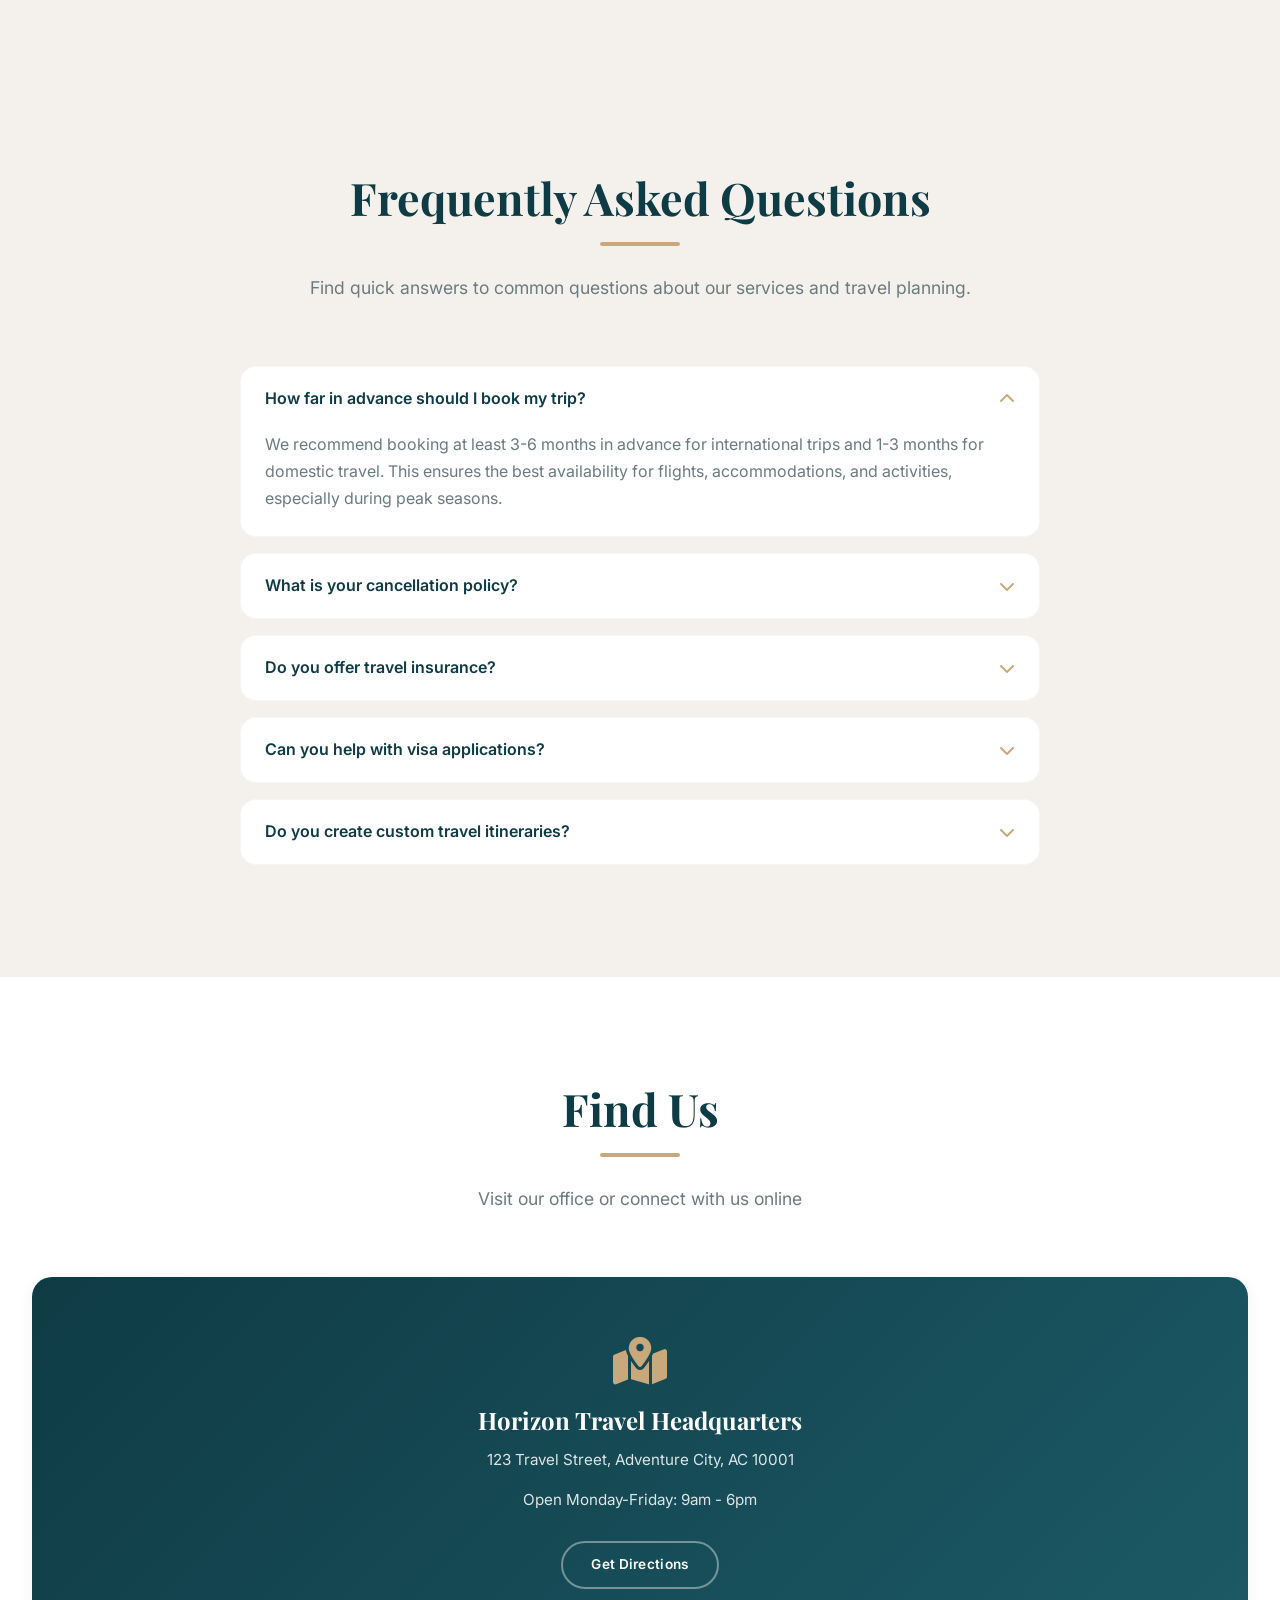
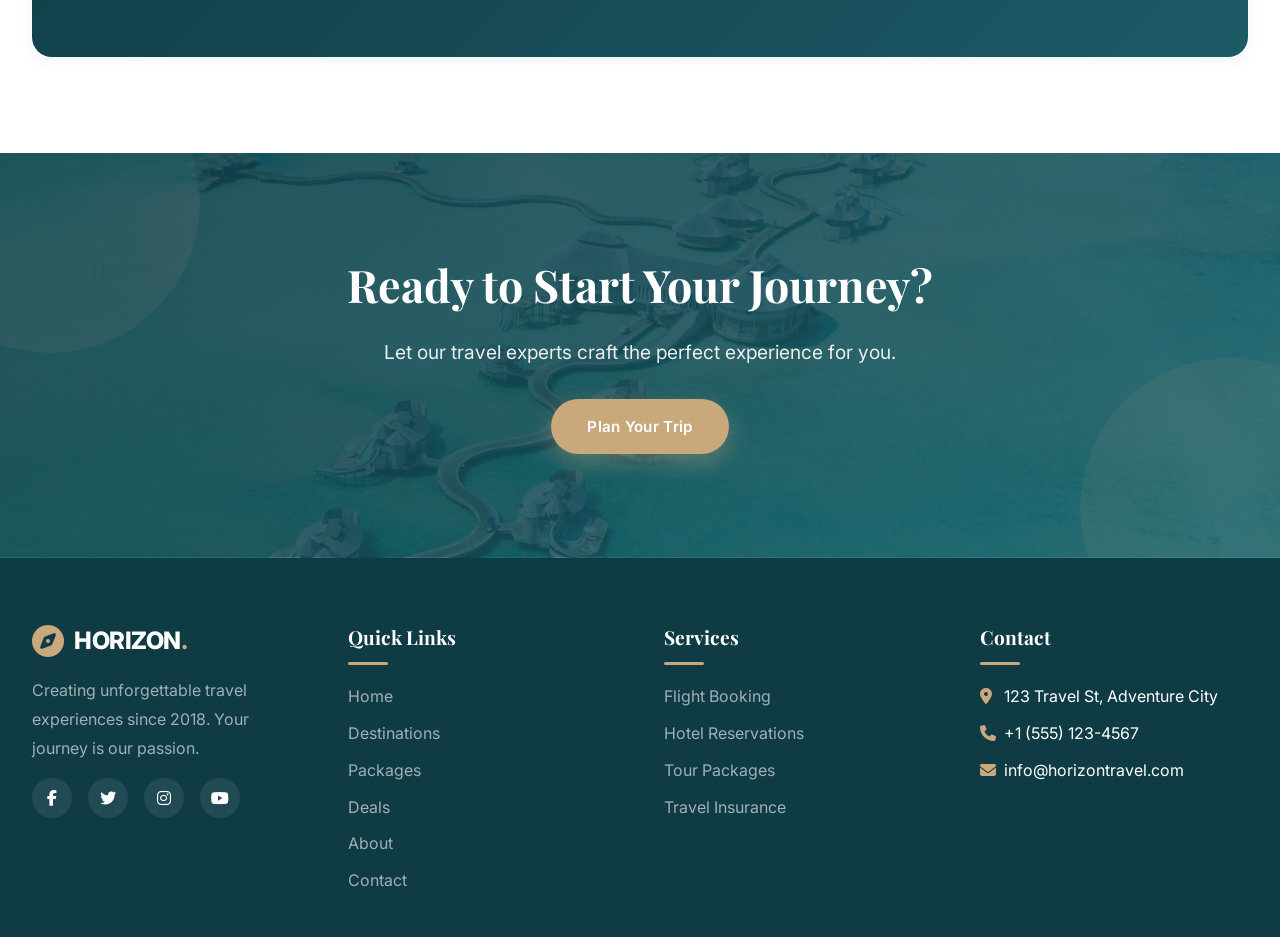
<file: contact.html>
<!DOCTYPE html>
<html lang="en">
<head>
<meta charset="UTF-8" />
<meta name="viewport" content="width=device-width, initial-scale=1.0" />
<title>Contact Us · Horizon Travel</title>
<link rel="stylesheet" href="https://cdnjs.cloudflare.com/ajax/libs/font-awesome/6.4.0/css/all.min.css" />
<link href="https://fonts.googleapis.com/css2?family=Playfair+Display:wght@400;600;700;800;900&family=Inter:wght@300;400;500;600;700;800&display=swap" rel="stylesheet" />
<link rel="stylesheet" href="style.css" />
</head>
<body>

<header id="header">
  <div class="container">
    <div class="header-content">
      <a href="index.html" class="logo"><i class="fas fa-compass"></i><h1>HORIZON<span>.</span></h1></a>
      <button class="mobile-menu-btn"><i class="fas fa-bars"></i></button>
      <nav id="nav">
        <ul>
          <li><a href="index.html">Home</a></li>
          <li><a href="destinations.html">Destinations</a></li>
          <li><a href="packages.html">Packages</a></li>
          <li><a href="deals.html">Deals</a></li>
          <li><a href="about.html">About</a></li>
          <li><a href="contact.html" class="active">Contact</a></li>
        </ul>
      </nav>
      <div class="header-actions">
        <a href="contact.html" class="btn btn-primary"><i class="fas fa-plane-departure"></i><span>Book Now</span></a>
      </div>
    </div>
  </div>
</header>

<section class="page-header" style="background-image:linear-gradient(135deg,rgba(15,59,69,.92) 0%,rgba(28,90,102,.78) 100%),url('images/contact-header.jpg');">
  <div class="container">
    <div class="pin"><i class="fas fa-map-marked-alt"></i></div>
    <h1>Get in Touch</h1>
    <p>We're here to help you plan your perfect journey. Reach out to our travel experts today.</p>
  </div>
</section>

<section class="section-padding">
  <div class="container">
    <div class="contact-grid">
      <div class="contact-info slide-left">
        <h2>Let's Talk</h2>
        <p>Have questions about your next adventure? Our team is here to help you plan the perfect trip.</p>
        <div class="slide-stagger">
          <div class="contact-method">
            <div class="icon"><i class="fas fa-map-marker-alt"></i></div>
            <div class="details">
              <h3>Visit Our Office</h3>
              <p>123 Travel Street, Adventure City, AC 10001</p>
              <a href="#">Get Directions →</a>
            </div>
          </div>
          <div class="contact-method">
            <div class="icon"><i class="fas fa-phone"></i></div>
            <div class="details">
              <h3>Call Us</h3>
              <p>+1 (555) 123-4567</p>
              <p>+1 (555) 987-6543</p>
            </div>
          </div>
          <div class="contact-method">
            <div class="icon"><i class="fas fa-envelope"></i></div>
            <div class="details">
              <h3>Email Us</h3>
              <p><a href="mailto:info@horizontravel.com">info@horizontravel.com</a></p>
              <p><a href="mailto:support@horizontravel.com">support@horizontravel.com</a></p>
            </div>
          </div>
          <div class="contact-method">
            <div class="icon"><i class="fas fa-comments"></i></div>
            <div class="details">
              <h3>Live Chat</h3>
              <p>Available 24/7 for instant assistance</p>
              <a href="#">Start Chat →</a>
            </div>
          </div>
        </div>
        <div class="business-hours slide-right">
          <h3>📅 Business Hours</h3>
          <div class="hour-row"><span class="day">Monday - Friday</span><span>9:00 AM - 6:00 PM</span></div>
          <div class="hour-row"><span class="day">Saturday</span><span>10:00 AM - 4:00 PM</span></div>
          <div class="hour-row"><span class="day">Sunday</span><span>Closed</span></div>
        </div>
      </div>

      <div class="contact-form slide-right">
        <h2>Send Us a Message</h2>
        <p>Fill out the form below and we'll get back to you within 24 hours.</p>
        <div class="success-message" id="successMessage"><i class="fas fa-check-circle"></i> Thank you! Your message has been sent successfully.</div>
        <form id="contactForm" class="fade-stagger">
          <div class="form-row">
            <div class="form-group"><label for="firstName">First Name</label><input type="text" id="firstName" placeholder="John" required /></div>
            <div class="form-group"><label for="lastName">Last Name</label><input type="text" id="lastName" placeholder="Doe" required /></div>
          </div>
          <div class="form-row">
            <div class="form-group"><label for="email">Email Address</label><input type="email" id="email" placeholder="john@example.com" required /></div>
            <div class="form-group"><label for="phone">Phone Number</label><input type="tel" id="phone" placeholder="+1 (555) 000-0000" /></div>
          </div>
          <div class="form-group">
            <label for="subject">Subject</label>
            <select id="subject" required>
              <option value="">Select a subject</option>
              <option>General Inquiry</option>
              <option>Booking Assistance</option>
              <option>Custom Package</option>
              <option>Customer Support</option>
              <option>Feedback</option>
              <option>Other</option>
            </select>
          </div>
          <div class="form-group"><label for="message">Message</label><textarea id="message" placeholder="Tell us about your travel plans or questions..." required></textarea></div>
          <button type="submit" class="btn btn-primary"><i class="fas fa-paper-plane"></i><span>Send Message</span></button>
        </form>
      </div>
    </div>
  </div>
</section>

<section class="faq-section section-padding">
  <div class="container">
    <div class="section-title reveal">
      <h2>Frequently Asked Questions</h2>
      <p>Find quick answers to common questions about our services and travel planning.</p>
    </div>
    <div class="faq-grid fade-stagger">
      <div class="faq-item active">
        <div class="question">How far in advance should I book my trip?<i class="fas fa-chevron-down"></i></div>
        <div class="answer"><p>We recommend booking at least 3-6 months in advance for international trips and 1-3 months for domestic travel. This ensures the best availability for flights, accommodations, and activities, especially during peak seasons.</p></div>
      </div>
      <div class="faq-item">
        <div class="question">What is your cancellation policy?<i class="fas fa-chevron-down"></i></div>
        <div class="answer"><p>Our cancellation policy varies depending on the package and suppliers. Generally, cancellations made 30+ days before departure receive a full refund minus a processing fee. Within 30 days, refunds depend on supplier policies. We always recommend purchasing travel insurance for maximum protection.</p></div>
      </div>
      <div class="faq-item">
        <div class="question">Do you offer travel insurance?<i class="fas fa-chevron-down"></i></div>
        <div class="answer"><p>Yes, we partner with leading travel insurance providers to offer comprehensive coverage options. We can help you select the right plan for your needs, covering trip cancellation, medical emergencies, lost luggage, and more.</p></div>
      </div>
      <div class="faq-item">
        <div class="question">Can you help with visa applications?<i class="fas fa-chevron-down"></i></div>
        <div class="answer"><p>Absolutely! We provide visa assistance services for most destinations. Our experts will guide you through the application process, help with documentation, and provide up-to-date information on visa requirements for your specific nationality and destination.</p></div>
      </div>
      <div class="faq-item">
        <div class="question">Do you create custom travel itineraries?<i class="fas fa-chevron-down"></i></div>
        <div class="answer"><p>Yes, we specialize in creating personalized travel experiences. Our travel experts will work with you to design a custom itinerary that matches your interests, budget, and travel style. From luxury getaways to adventure trips, we'll craft the perfect journey just for you.</p></div>
      </div>
    </div>
  </div>
</section>

<section class="map-section section-padding">
  <div class="container">
    <div class="section-title reveal">
      <h2>Find Us</h2>
      <p>Visit our office or connect with us online</p>
    </div>
    <div class="map-container scale-in">
      <div class="map-content">
        <i class="fas fa-map-marked-alt"></i>
        <h3>Horizon Travel Headquarters</h3>
        <p>123 Travel Street, Adventure City, AC 10001</p>
        <p>Open Monday-Friday: 9am - 6pm</p>
        <a href="#" class="btn"><span>Get Directions</span></a>
      </div>
    </div>
  </div>
</section>

<section class="cta-section">
  <div class="cta-bg"></div>
  <div class="container">
    <h2>Ready to Start Your Journey?</h2>
    <p>Let our travel experts craft the perfect experience for you.</p>
    <a href="packages.html" class="btn"><span>Plan Your Trip</span></a>
  </div>
</section>

<footer>
  <div class="container">
    <div class="footer-grid">
      <div class="footer-col">
        <div class="logo" style="margin-bottom:1rem;">
          <i class="fas fa-compass"></i>
          <h1 style="font-size:1.5rem;">HORIZON<span style="color:var(--accent);">.</span></h1>
        </div>
        <p>Creating unforgettable travel experiences since 2018. Your journey is our passion.</p>
        <div class="footer-social">
          <a href="#"><i class="fab fa-facebook-f"></i></a>
          <a href="#"><i class="fab fa-twitter"></i></a>
          <a href="#"><i class="fab fa-instagram"></i></a>
          <a href="#"><i class="fab fa-youtube"></i></a>
        </div>
      </div>
      <div class="footer-col">
        <h3>Quick Links</h3>
        <ul>
          <li><a href="index.html">Home</a></li>
          <li><a href="destinations.html">Destinations</a></li>
          <li><a href="packages.html">Packages</a></li>
          <li><a href="deals.html">Deals</a></li>
          <li><a href="about.html">About</a></li>
          <li><a href="contact.html">Contact</a></li>
        </ul>
      </div>
      <div class="footer-col">
        <h3>Services</h3>
        <ul>
          <li><a href="#">Flight Booking</a></li>
          <li><a href="#">Hotel Reservations</a></li>
          <li><a href="#">Tour Packages</a></li>
          <li><a href="#">Travel Insurance</a></li>
        </ul>
      </div>
      <div class="footer-col">
        <h3>Contact</h3>
        <ul>
          <li><i class="fas fa-map-marker-alt" style="color:var(--accent);width:20px;"></i> 123 Travel St, Adventure City</li>
          <li><i class="fas fa-phone" style="color:var(--accent);width:20px;"></i> +1 (555) 123-4567</li>
          <li><i class="fas fa-envelope" style="color:var(--accent);width:20px;"></i> info@horizontravel.com</li>
        </ul>
      </div>
    </div>
  </div>
</footer>

<script>
window.addEventListener('scroll', () => {
  document.getElementById('header').classList.toggle('scrolled', window.scrollY > 50);
});
const mobileMenuBtn = document.querySelector('.mobile-menu-btn');
const nav = document.getElementById('nav');
mobileMenuBtn.addEventListener('click', function () {
  nav.classList.toggle('active');
  const i = this.querySelector('i');
  i.classList.toggle('fa-bars');
  i.classList.toggle('fa-times');
});
document.querySelectorAll('nav ul li a').forEach(link => {
  link.addEventListener('click', () => {
    nav.classList.remove('active');
    const i = mobileMenuBtn.querySelector('i');
    i.classList.add('fa-bars');
    i.classList.remove('fa-times');
  });
});
const observer = new IntersectionObserver((entries) => {
  entries.forEach(e => e.isIntersecting && e.target.classList.add('active'));
}, { threshold: 0.15, rootMargin: '0px 0px -50px 0px' });
document.querySelectorAll('.reveal, .slide-left, .slide-right, .scale-in, .slide-stagger, .fade-stagger, .section-title').forEach(el => observer.observe(el));

document.querySelectorAll('.faq-item .question').forEach(q => {
  q.addEventListener('click', () => {
    const item = q.parentElement;
    document.querySelectorAll('.faq-item').forEach(other => { if (other !== item) other.classList.remove('active'); });
    item.classList.toggle('active');
  });
});

const contactForm = document.getElementById('contactForm');
const successMessage = document.getElementById('successMessage');
contactForm.addEventListener('submit', function (e) {
  e.preventDefault();
  successMessage.style.display = 'block';
  contactForm.reset();
  setTimeout(() => successMessage.style.display = 'none', 5000);
});
</script>
</body>
</html>
</file>
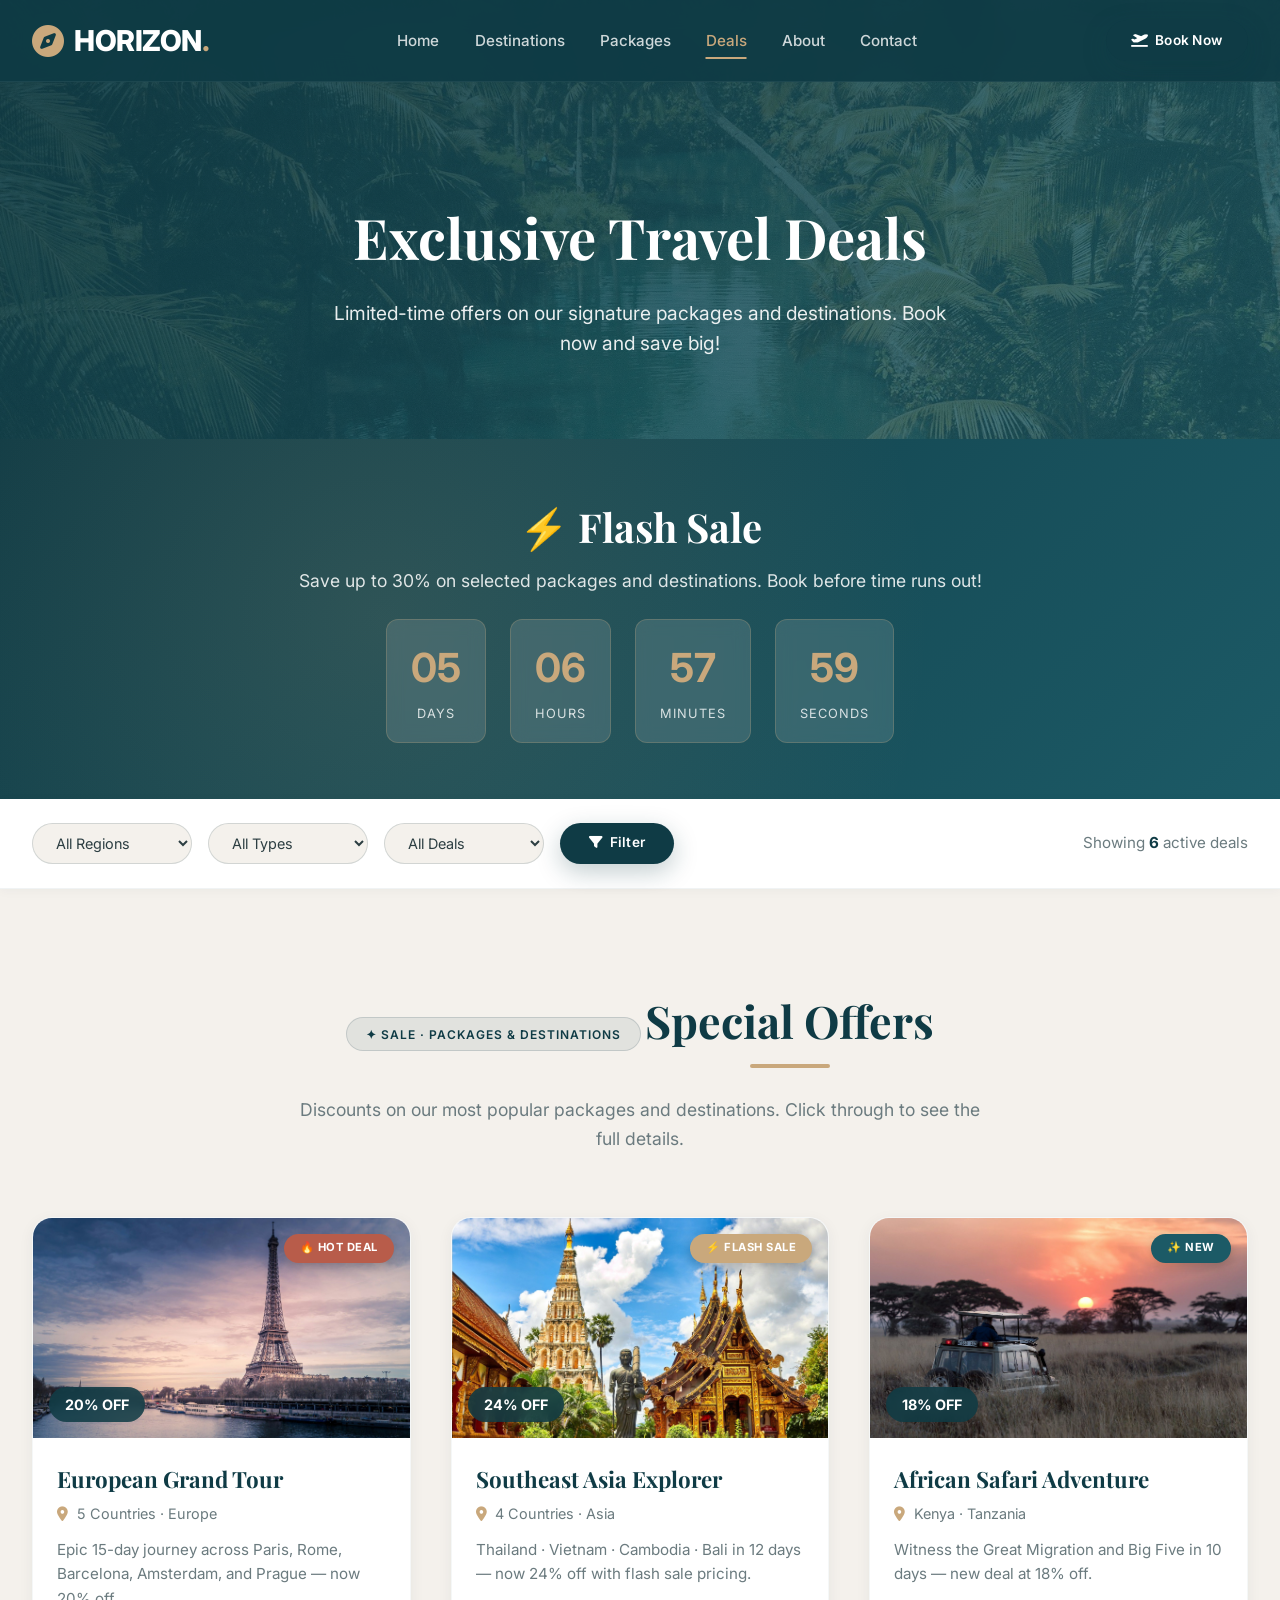
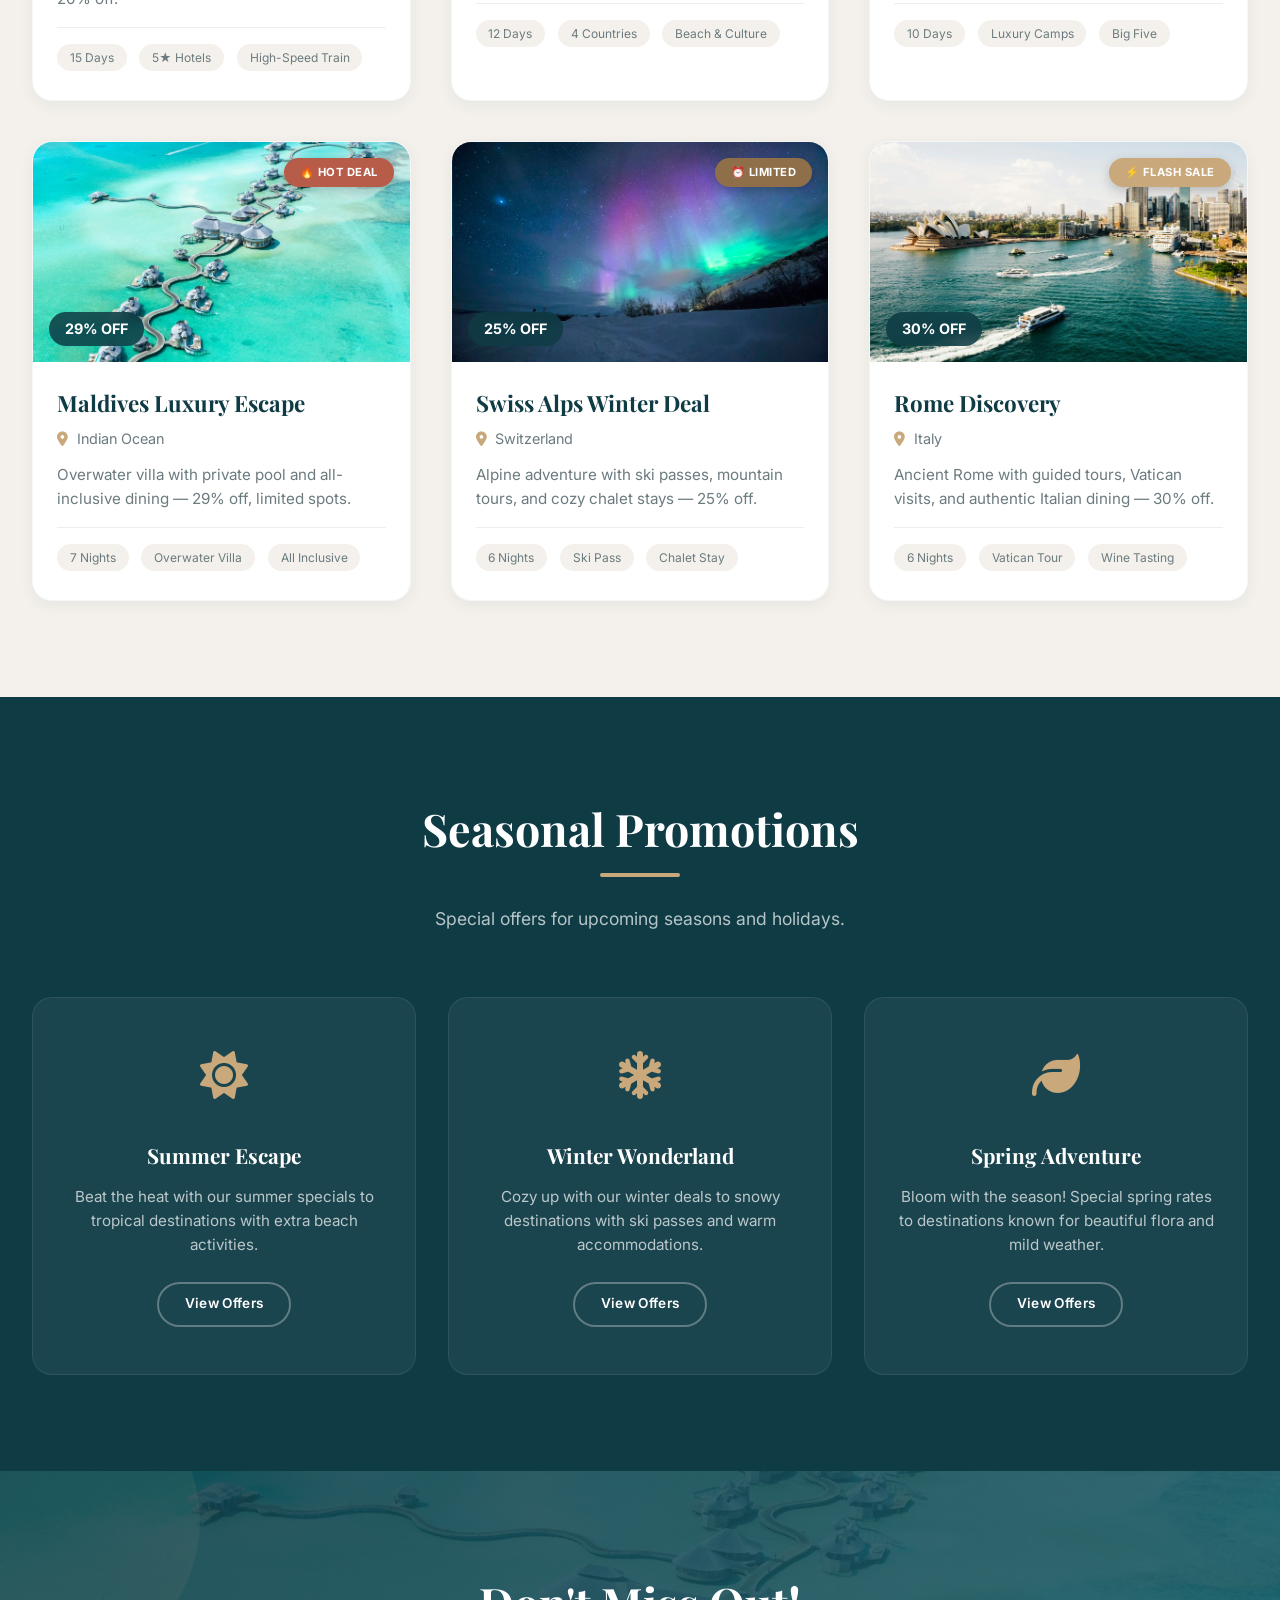
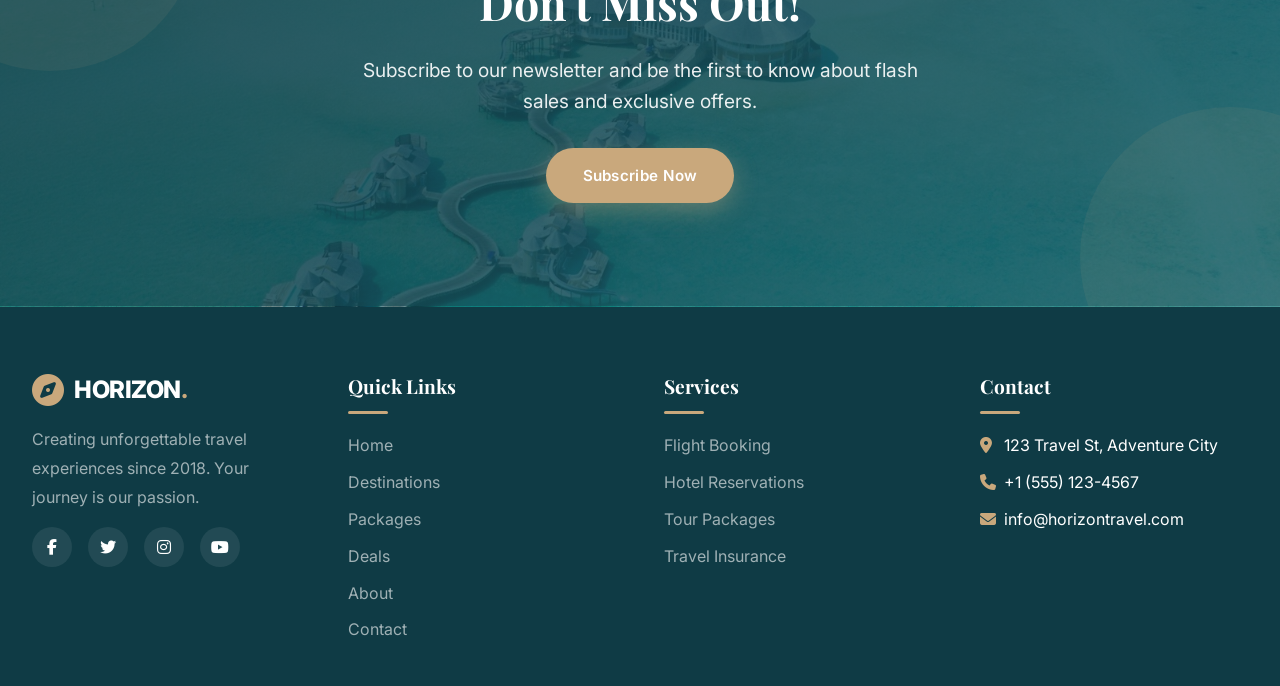
<file: deals.html>
<!DOCTYPE html>
<html lang="en">
<head>
<meta charset="UTF-8" />
<meta name="viewport" content="width=device-width, initial-scale=1.0" />
<title>Deals · Horizon Travel</title>
<link rel="stylesheet" href="https://cdnjs.cloudflare.com/ajax/libs/font-awesome/6.4.0/css/all.min.css" />
<link href="https://fonts.googleapis.com/css2?family=Playfair+Display:wght@400;600;700;800;900&family=Inter:wght@300;400;500;600;700;800&display=swap" rel="stylesheet" />
<link rel="stylesheet" href="style.css" />
</head>
<body>

<header id="header">
  <div class="container">
    <div class="header-content">
      <a href="index.html" class="logo"><i class="fas fa-compass"></i><h1>HORIZON<span>.</span></h1></a>
      <button class="mobile-menu-btn"><i class="fas fa-bars"></i></button>
      <nav id="nav">
        <ul>
          <li><a href="index.html">Home</a></li>
          <li><a href="destinations.html">Destinations</a></li>
          <li><a href="packages.html">Packages</a></li>
          <li><a href="deals.html" class="active">Deals</a></li>
          <li><a href="about.html">About</a></li>
          <li><a href="contact.html">Contact</a></li>
        </ul>
      </nav>
      <div class="header-actions">
        <a href="contact.html" class="btn btn-primary"><i class="fas fa-plane-departure"></i><span>Book Now</span></a>
      </div>
    </div>
  </div>
</header>

<section class="deals-page-header">
  <div class="container">
    <h1>Exclusive Travel Deals</h1>
    <p>Limited-time offers on our signature packages and destinations. Book now and save big!</p>
  </div>
</section>

<section class="flash-sale">
  <div class="container">
    <h2>⚡ Flash Sale</h2>
    <p>Save up to 30% on selected packages and destinations. Book before time runs out!</p>
    <div class="countdown">
      <div class="countdown-item"><span class="number" id="days">05</span><span class="label">Days</span></div>
      <div class="countdown-item"><span class="number" id="hours">18</span><span class="label">Hours</span></div>
      <div class="countdown-item"><span class="number" id="minutes">21</span><span class="label">Minutes</span></div>
      <div class="countdown-item"><span class="number" id="seconds">19</span><span class="label">Seconds</span></div>
    </div>
  </div>
</section>

<section class="filter-bar">
  <div class="container">
    <div class="filter-group">
      <select><option>All Regions</option><option>Asia</option><option>Europe</option><option>Americas</option><option>Africa</option><option>Oceania</option></select>
      <select><option>All Types</option><option>Beach</option><option>Mountain</option><option>City</option><option>Cultural</option><option>Adventure</option><option>Wildlife</option></select>
      <select><option>All Deals</option><option>Flash Sale</option><option>Hot Deals</option><option>New Offers</option><option>Limited Time</option></select>
      <a href="#" class="btn btn-primary"><i class="fas fa-filter"></i><span>Filter</span></a>
    </div>
    <div class="results-count">Showing <strong>6</strong> active deals</div>
  </div>
</section>

<section class="section-padding">
  <div class="container">
    <div class="section-title reveal">
      <span class="label-tag">✦ Sale · Packages & Destinations</span>
      <h2>Special Offers</h2>
      <p>Discounts on our most popular packages and destinations. Click through to see the full details.</p>
    </div>
    <div class="deals-grid cards-stagger">
      <div class="deal-card">
        <div class="deal-img" style="background-image:url('images/european-grand-tour.jpg');">
          <span class="deal-badge hot">🔥 Hot Deal</span><span class="deal-discount">20% OFF</span>
        </div>
        <div class="deal-body">
          <h3>European Grand Tour</h3>
          <div class="location"><i class="fas fa-map-marker-alt"></i> 5 Countries · Europe</div>
          <p>Epic 15-day journey across Paris, Rome, Barcelona, Amsterdam, and Prague — now 20% off.</p>
          <div class="deal-features"><span>15 Days</span><span>5★ Hotels</span><span>High-Speed Train</span></div>
        </div>
      </div>
      <div class="deal-card">
        <div class="deal-img" style="background-image:url('images/southeast-asia-explorer.jpg');">
          <span class="deal-badge flash">⚡ Flash Sale</span><span class="deal-discount">24% OFF</span>
        </div>
        <div class="deal-body">
          <h3>Southeast Asia Explorer</h3>
          <div class="location"><i class="fas fa-map-marker-alt"></i> 4 Countries · Asia</div>
          <p>Thailand · Vietnam · Cambodia · Bali in 12 days — now 24% off with flash sale pricing.</p>
          <div class="deal-features"><span>12 Days</span><span>4 Countries</span><span>Beach & Culture</span></div>
        </div>
      </div>
      <div class="deal-card">
        <div class="deal-img" style="background-image:url('images/african-safari-adventure.jpg');">
          <span class="deal-badge new">✨ New</span><span class="deal-discount">18% OFF</span>
        </div>
        <div class="deal-body">
          <h3>African Safari Adventure</h3>
          <div class="location"><i class="fas fa-map-marker-alt"></i> Kenya · Tanzania</div>
          <p>Witness the Great Migration and Big Five in 10 days — new deal at 18% off.</p>
          <div class="deal-features"><span>10 Days</span><span>Luxury Camps</span><span>Big Five</span></div>
        </div>
      </div>
      <div class="deal-card">
        <div class="deal-img" style="background-image:url('images/maldives.jpg');">
          <span class="deal-badge hot">🔥 Hot Deal</span><span class="deal-discount">29% OFF</span>
        </div>
        <div class="deal-body">
          <h3>Maldives Luxury Escape</h3>
          <div class="location"><i class="fas fa-map-marker-alt"></i> Indian Ocean</div>
          <p>Overwater villa with private pool and all-inclusive dining — 29% off, limited spots.</p>
          <div class="deal-features"><span>7 Nights</span><span>Overwater Villa</span><span>All Inclusive</span></div>
        </div>
      </div>
      <div class="deal-card">
        <div class="deal-img" style="background-image:url('images/swiss-alps.jpg');">
          <span class="deal-badge limited">⏰ Limited</span><span class="deal-discount">25% OFF</span>
        </div>
        <div class="deal-body">
          <h3>Swiss Alps Winter Deal</h3>
          <div class="location"><i class="fas fa-map-marker-alt"></i> Switzerland</div>
          <p>Alpine adventure with ski passes, mountain tours, and cozy chalet stays — 25% off.</p>
          <div class="deal-features"><span>6 Nights</span><span>Ski Pass</span><span>Chalet Stay</span></div>
        </div>
      </div>
      <div class="deal-card">
        <div class="deal-img" style="background-image:url('images/rome.jpg');">
          <span class="deal-badge flash">⚡ Flash Sale</span><span class="deal-discount">30% OFF</span>
        </div>
        <div class="deal-body">
          <h3>Rome Discovery</h3>
          <div class="location"><i class="fas fa-map-marker-alt"></i> Italy</div>
          <p>Ancient Rome with guided tours, Vatican visits, and authentic Italian dining — 30% off.</p>
          <div class="deal-features"><span>6 Nights</span><span>Vatican Tour</span><span>Wine Tasting</span></div>
        </div>
      </div>
    </div>
  </div>
</section>

<section class="seasonal-offers section-padding">
  <div class="container">
    <div class="section-title reveal">
      <h2>Seasonal Promotions</h2>
      <p>Special offers for upcoming seasons and holidays.</p>
    </div>
    <div class="offers-grid cards-stagger">
      <div class="offer-card">
        <div class="icon"><i class="fas fa-sun"></i></div>
        <h3>Summer Escape</h3>
        <p>Beat the heat with our summer specials to tropical destinations with extra beach activities.</p>
        <a href="packages.html" class="btn btn-outline">View Offers</a>
      </div>
      <div class="offer-card">
        <div class="icon"><i class="fas fa-snowflake"></i></div>
        <h3>Winter Wonderland</h3>
        <p>Cozy up with our winter deals to snowy destinations with ski passes and warm accommodations.</p>
        <a href="packages.html" class="btn btn-outline">View Offers</a>
      </div>
      <div class="offer-card">
        <div class="icon"><i class="fas fa-leaf"></i></div>
        <h3>Spring Adventure</h3>
        <p>Bloom with the season! Special spring rates to destinations known for beautiful flora and mild weather.</p>
        <a href="packages.html" class="btn btn-outline">View Offers</a>
      </div>
    </div>
  </div>
</section>

<section class="cta-section">
  <div class="cta-bg"></div>
  <div class="container">
    <h2>Don't Miss Out!</h2>
    <p>Subscribe to our newsletter and be the first to know about flash sales and exclusive offers.</p>
    <a href="contact.html" class="btn"><span>Subscribe Now</span></a>
  </div>
</section>

<footer>
  <div class="container">
    <div class="footer-grid">
      <div class="footer-col">
        <div class="logo" style="margin-bottom:1rem;">
          <i class="fas fa-compass"></i>
          <h1 style="font-size:1.5rem;">HORIZON<span style="color:var(--accent);">.</span></h1>
        </div>
        <p>Creating unforgettable travel experiences since 2018. Your journey is our passion.</p>
        <div class="footer-social">
          <a href="#"><i class="fab fa-facebook-f"></i></a>
          <a href="#"><i class="fab fa-twitter"></i></a>
          <a href="#"><i class="fab fa-instagram"></i></a>
          <a href="#"><i class="fab fa-youtube"></i></a>
        </div>
      </div>
      <div class="footer-col">
        <h3>Quick Links</h3>
        <ul>
          <li><a href="index.html">Home</a></li>
          <li><a href="destinations.html">Destinations</a></li>
          <li><a href="packages.html">Packages</a></li>
          <li><a href="deals.html">Deals</a></li>
          <li><a href="about.html">About</a></li>
          <li><a href="contact.html">Contact</a></li>
        </ul>
      </div>
      <div class="footer-col">
        <h3>Services</h3>
        <ul>
          <li><a href="#">Flight Booking</a></li>
          <li><a href="#">Hotel Reservations</a></li>
          <li><a href="#">Tour Packages</a></li>
          <li><a href="#">Travel Insurance</a></li>
        </ul>
      </div>
      <div class="footer-col">
        <h3>Contact</h3>
        <ul>
          <li><i class="fas fa-map-marker-alt" style="color:var(--accent);width:20px;"></i> 123 Travel St, Adventure City</li>
          <li><i class="fas fa-phone" style="color:var(--accent);width:20px;"></i> +1 (555) 123-4567</li>
          <li><i class="fas fa-envelope" style="color:var(--accent);width:20px;"></i> info@horizontravel.com</li>
        </ul>
      </div>
    </div>
  </div>
</footer>

<script>
window.addEventListener('scroll', () => {
  document.getElementById('header').classList.toggle('scrolled', window.scrollY > 50);
});
const mobileMenuBtn = document.querySelector('.mobile-menu-btn');
const nav = document.getElementById('nav');
mobileMenuBtn.addEventListener('click', function () {
  nav.classList.toggle('active');
  const i = this.querySelector('i');
  i.classList.toggle('fa-bars');
  i.classList.toggle('fa-times');
});
document.querySelectorAll('nav ul li a').forEach(link => {
  link.addEventListener('click', () => {
    nav.classList.remove('active');
    const i = mobileMenuBtn.querySelector('i');
    i.classList.add('fa-bars');
    i.classList.remove('fa-times');
  });
});
const observer = new IntersectionObserver((entries) => {
  entries.forEach(e => {
    if (e.isIntersecting) {
      e.target.classList.add('active');
      if (e.target.classList.contains('cards-stagger')) {
        e.target.querySelectorAll('.deal-card, .offer-card').forEach(c => c.classList.add('in-view'));
      }
    }
  });
}, { threshold: 0.1, rootMargin: '0px 0px -50px 0px' });
document.querySelectorAll('.reveal, .cards-stagger, .section-title').forEach(el => observer.observe(el));

function updateCountdown() {
  const now = new Date();
  const target = new Date();
  target.setDate(target.getDate() + 5);
  target.setHours(23, 59, 59, 999);
  const d = target - now;
  document.getElementById('days').textContent = Math.floor(d/(1000*60*60*24)).toString().padStart(2,'0');
  document.getElementById('hours').textContent = Math.floor((d%(1000*60*60*24))/(1000*60*60)).toString().padStart(2,'0');
  document.getElementById('minutes').textContent = Math.floor((d%(1000*60*60))/(1000*60)).toString().padStart(2,'0');
  document.getElementById('seconds').textContent = Math.floor((d%(1000*60))/1000).toString().padStart(2,'0');
}
setInterval(updateCountdown, 1000);
updateCountdown();
</script>
</body>
</html>
</file>
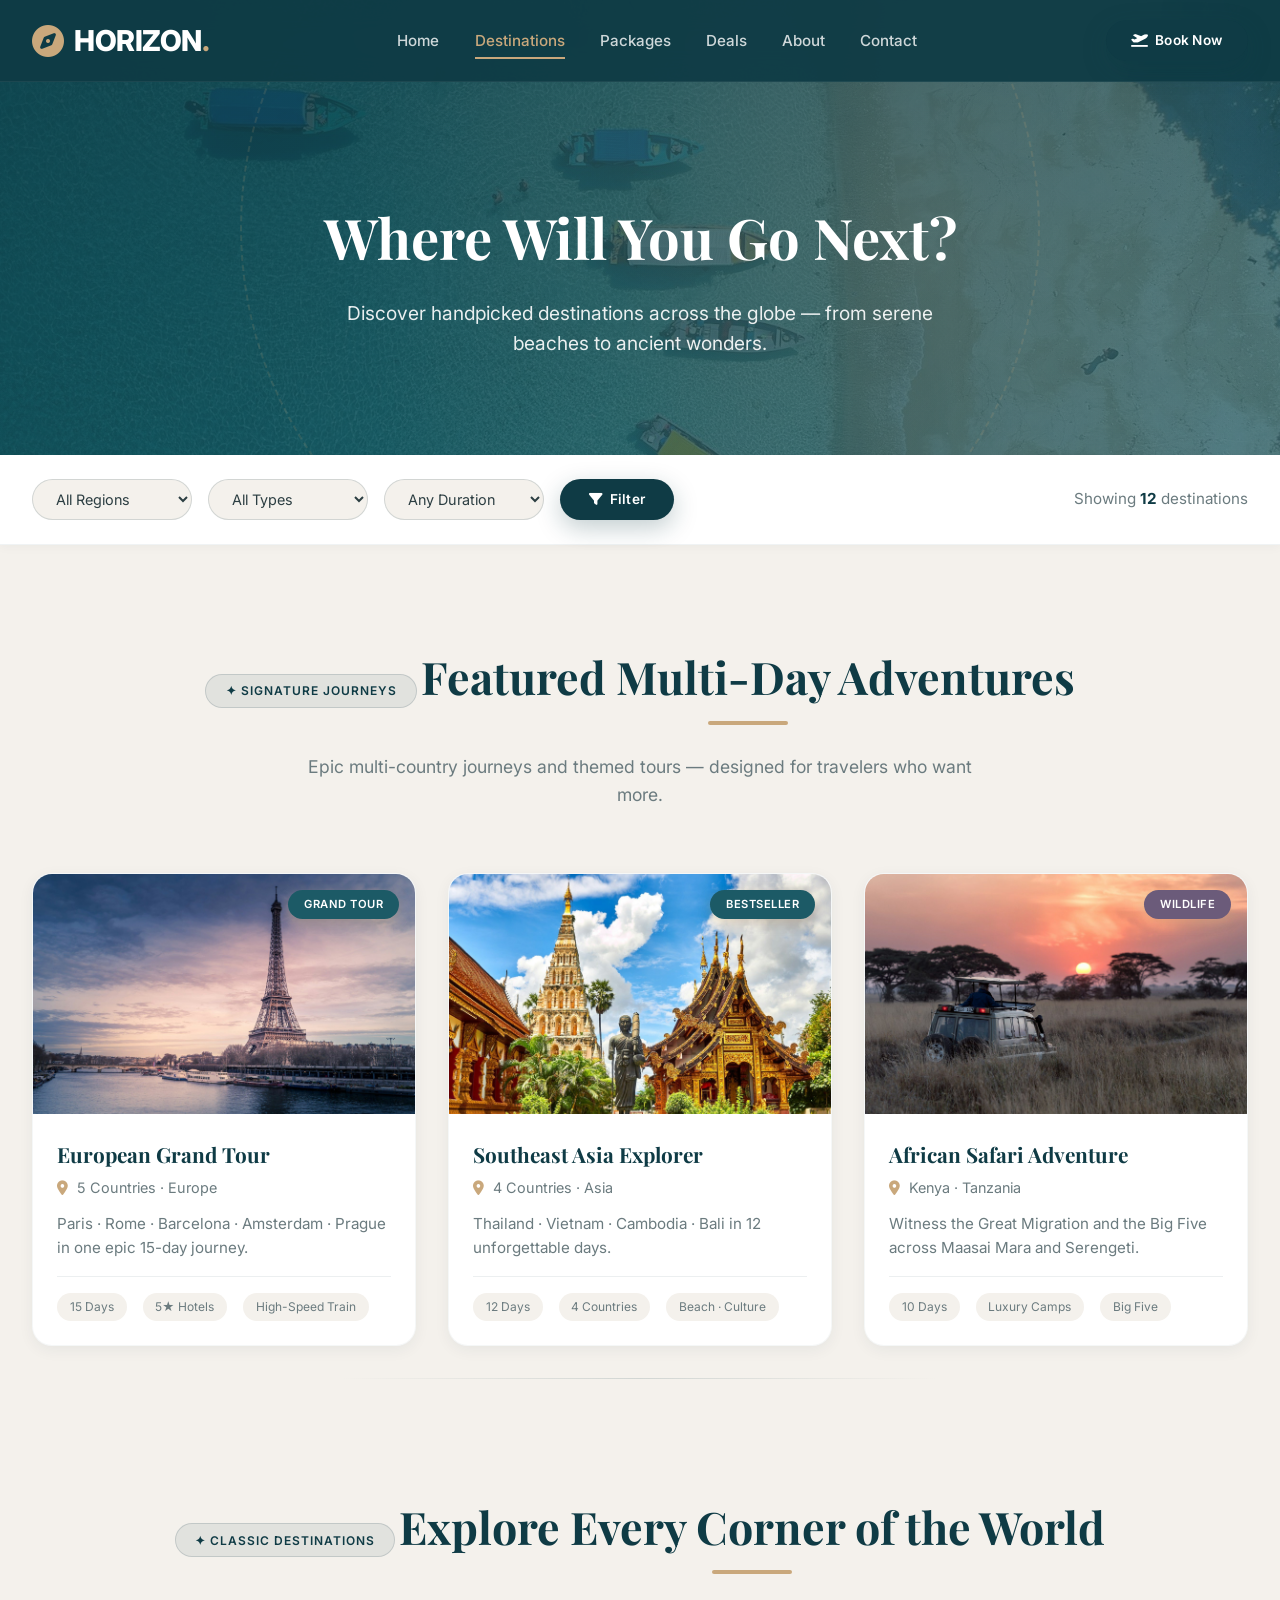
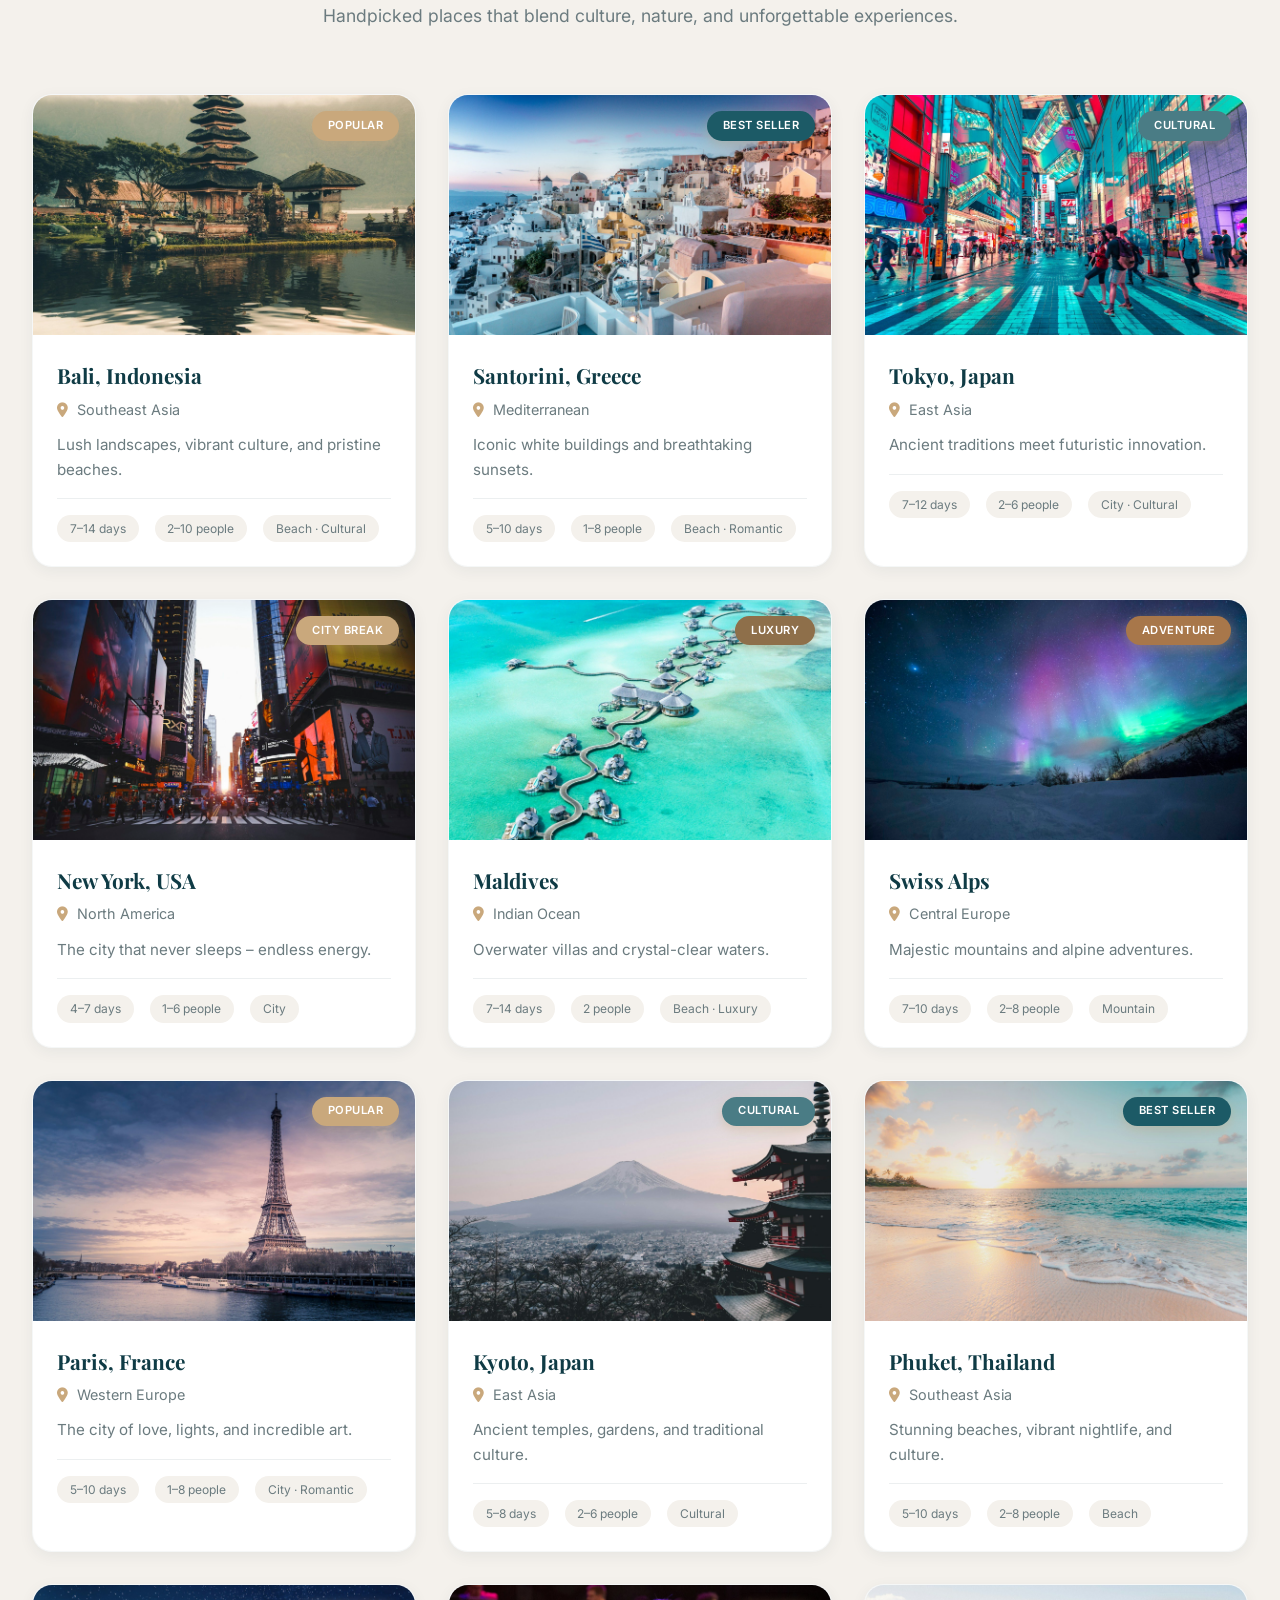
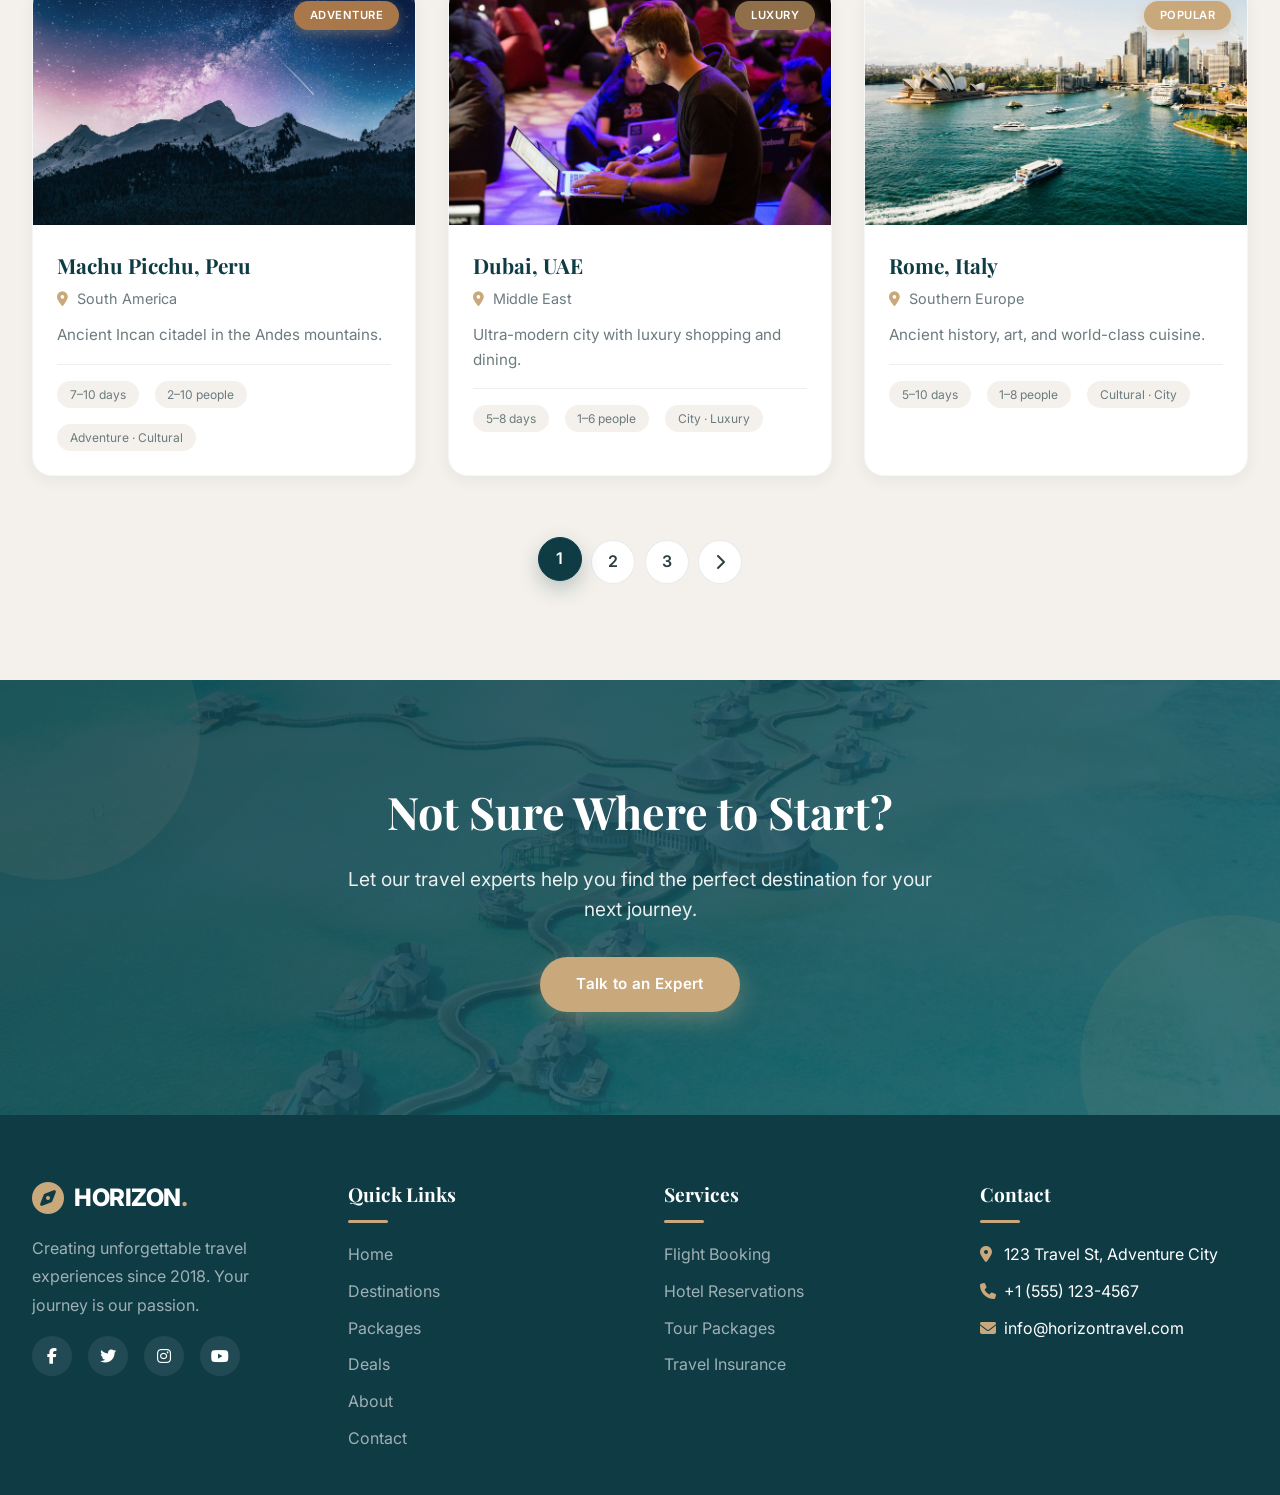
<file: destinations.html>
<!DOCTYPE html>
<html lang="en">
<head>
<meta charset="UTF-8" />
<meta name="viewport" content="width=device-width, initial-scale=1.0" />
<title>Destinations · Horizon Travel</title>
<link rel="stylesheet" href="https://cdnjs.cloudflare.com/ajax/libs/font-awesome/6.4.0/css/all.min.css" />
<link href="https://fonts.googleapis.com/css2?family=Playfair+Display:wght@400;600;700;800;900&family=Inter:wght@300;400;500;600;700;800&display=swap" rel="stylesheet" />
<link rel="stylesheet" href="style.css" />
</head>
<body>

<header id="header">
  <div class="container">
    <div class="header-content">
      <a href="index.html" class="logo"><i class="fas fa-compass"></i><h1>HORIZON<span>.</span></h1></a>
      <button class="mobile-menu-btn"><i class="fas fa-bars"></i></button>
      <nav id="nav">
        <ul>
          <li><a href="index.html">Home</a></li>
          <li><a href="destinations.html" class="active">Destinations</a></li>
          <li><a href="packages.html">Packages</a></li>
          <li><a href="deals.html">Deals</a></li>
          <li><a href="about.html">About</a></li>
          <li><a href="contact.html">Contact</a></li>
        </ul>
      </nav>
      <div class="header-actions">
        <a href="contact.html" class="btn btn-primary"><i class="fas fa-plane-departure"></i><span>Book Now</span></a>
      </div>
    </div>
  </div>
</header>

<section class="page-header">
  <div class="container">
    <h1>Where Will You Go Next?</h1>
    <p>Discover handpicked destinations across the globe — from serene beaches to ancient wonders.</p>
  </div>
</section>

<section class="filter-bar">
  <div class="container">
    <div class="filter-group">
      <select><option>All Regions</option><option>Asia</option><option>Europe</option><option>Americas</option><option>Africa</option><option>Oceania</option></select>
      <select><option>All Types</option><option>Beach</option><option>Mountain</option><option>City</option><option>Cultural</option><option>Adventure</option><option>Wildlife</option></select>
      <select><option>Any Duration</option><option>4–6 Days</option><option>7–10 Days</option><option>11–15 Days</option><option>15+ Days</option></select>
      <a href="#" class="btn btn-primary"><i class="fas fa-filter"></i><span>Filter</span></a>
    </div>
    <div class="results-count">Showing <strong>12</strong> destinations</div>
  </div>
</section>

<section class="section-padding" style="padding-bottom:2rem;">
  <div class="container">
    <div class="section-title flip-in">
      <span class="label-tag">✦ Signature Journeys</span>
      <h2>Featured Multi-Day Adventures</h2>
      <p>Epic multi-country journeys and themed tours — designed for travelers who want more.</p>
    </div>
    <div class="destinations-grid stagger-flip">
      <div class="dest-card">
        <div class="dest-img" style="background-image:url('images/european-grand-tour.jpg');"><span class="dest-tag best">Grand Tour</span></div>
        <div class="dest-body">
          <h3>European Grand Tour</h3>
          <div class="location"><i class="fas fa-map-marker-alt"></i> 5 Countries · Europe</div>
          <p>Paris · Rome · Barcelona · Amsterdam · Prague in one epic 15-day journey.</p>
          <div class="dest-features"><span>15 Days</span><span>5★ Hotels</span><span>High-Speed Train</span></div>
        </div>
      </div>
      <div class="dest-card">
        <div class="dest-img" style="background-image:url('images/southeast-asia-explorer.jpg');"><span class="dest-tag best">Bestseller</span></div>
        <div class="dest-body">
          <h3>Southeast Asia Explorer</h3>
          <div class="location"><i class="fas fa-map-marker-alt"></i> 4 Countries · Asia</div>
          <p>Thailand · Vietnam · Cambodia · Bali in 12 unforgettable days.</p>
          <div class="dest-features"><span>12 Days</span><span>4 Countries</span><span>Beach · Culture</span></div>
        </div>
      </div>
      <div class="dest-card">
        <div class="dest-img" style="background-image:url('images/african-safari-adventure.jpg');"><span class="dest-tag wildlife">Wildlife</span></div>
        <div class="dest-body">
          <h3>African Safari Adventure</h3>
          <div class="location"><i class="fas fa-map-marker-alt"></i> Kenya · Tanzania</div>
          <p>Witness the Great Migration and the Big Five across Maasai Mara and Serengeti.</p>
          <div class="dest-features"><span>10 Days</span><span>Luxury Camps</span><span>Big Five</span></div>
        </div>
      </div>
    </div>
    <div class="section-divider"></div>
  </div>
</section>

<section class="section-padding" style="padding-top:0;">
  <div class="container">
    <div class="section-title flip-in">
      <span class="label-tag">✦ Classic Destinations</span>
      <h2>Explore Every Corner of the World</h2>
      <p>Handpicked places that blend culture, nature, and unforgettable experiences.</p>
    </div>
    <div class="destinations-grid stagger-flip">
      <div class="dest-card">
        <div class="dest-img" style="background-image:url('images/bali.jpg');"><span class="dest-tag popular">Popular</span></div>
        <div class="dest-body">
          <h3>Bali, Indonesia</h3>
          <div class="location"><i class="fas fa-map-marker-alt"></i> Southeast Asia</div>
          <p>Lush landscapes, vibrant culture, and pristine beaches.</p>
          <div class="dest-features"><span>7–14 days</span><span>2–10 people</span><span>Beach · Cultural</span></div>
        </div>
      </div>
      <div class="dest-card">
        <div class="dest-img" style="background-image:url('images/santorini.jpg');"><span class="dest-tag best">Best Seller</span></div>
        <div class="dest-body">
          <h3>Santorini, Greece</h3>
          <div class="location"><i class="fas fa-map-marker-alt"></i> Mediterranean</div>
          <p>Iconic white buildings and breathtaking sunsets.</p>
          <div class="dest-features"><span>5–10 days</span><span>1–8 people</span><span>Beach · Romantic</span></div>
        </div>
      </div>
      <div class="dest-card">
        <div class="dest-img" style="background-image:url('images/tokyo.jpg');"><span class="dest-tag cultural">Cultural</span></div>
        <div class="dest-body">
          <h3>Tokyo, Japan</h3>
          <div class="location"><i class="fas fa-map-marker-alt"></i> East Asia</div>
          <p>Ancient traditions meet futuristic innovation.</p>
          <div class="dest-features"><span>7–12 days</span><span>2–6 people</span><span>City · Cultural</span></div>
        </div>
      </div>
      <div class="dest-card">
        <div class="dest-img" style="background-image:url('images/newyork.jpg');"><span class="dest-tag">City Break</span></div>
        <div class="dest-body">
          <h3>New York, USA</h3>
          <div class="location"><i class="fas fa-map-marker-alt"></i> North America</div>
          <p>The city that never sleeps – endless energy.</p>
          <div class="dest-features"><span>4–7 days</span><span>1–6 people</span><span>City</span></div>
        </div>
      </div>
      <div class="dest-card">
        <div class="dest-img" style="background-image:url('images/maldives.jpg');"><span class="dest-tag luxury">Luxury</span></div>
        <div class="dest-body">
          <h3>Maldives</h3>
          <div class="location"><i class="fas fa-map-marker-alt"></i> Indian Ocean</div>
          <p>Overwater villas and crystal-clear waters.</p>
          <div class="dest-features"><span>7–14 days</span><span>2 people</span><span>Beach · Luxury</span></div>
        </div>
      </div>
      <div class="dest-card">
        <div class="dest-img" style="background-image:url('images/swiss-alps.jpg');"><span class="dest-tag adventure">Adventure</span></div>
        <div class="dest-body">
          <h3>Swiss Alps</h3>
          <div class="location"><i class="fas fa-map-marker-alt"></i> Central Europe</div>
          <p>Majestic mountains and alpine adventures.</p>
          <div class="dest-features"><span>7–10 days</span><span>2–8 people</span><span>Mountain</span></div>
        </div>
      </div>
      <div class="dest-card">
        <div class="dest-img" style="background-image:url('images/paris.jpg');"><span class="dest-tag popular">Popular</span></div>
        <div class="dest-body">
          <h3>Paris, France</h3>
          <div class="location"><i class="fas fa-map-marker-alt"></i> Western Europe</div>
          <p>The city of love, lights, and incredible art.</p>
          <div class="dest-features"><span>5–10 days</span><span>1–8 people</span><span>City · Romantic</span></div>
        </div>
      </div>
      <div class="dest-card">
        <div class="dest-img" style="background-image:url('images/kyoto.jpg');"><span class="dest-tag cultural">Cultural</span></div>
        <div class="dest-body">
          <h3>Kyoto, Japan</h3>
          <div class="location"><i class="fas fa-map-marker-alt"></i> East Asia</div>
          <p>Ancient temples, gardens, and traditional culture.</p>
          <div class="dest-features"><span>5–8 days</span><span>2–6 people</span><span>Cultural</span></div>
        </div>
      </div>
      <div class="dest-card">
        <div class="dest-img" style="background-image:url('images/phuket.jpg');"><span class="dest-tag best">Best Seller</span></div>
        <div class="dest-body">
          <h3>Phuket, Thailand</h3>
          <div class="location"><i class="fas fa-map-marker-alt"></i> Southeast Asia</div>
          <p>Stunning beaches, vibrant nightlife, and culture.</p>
          <div class="dest-features"><span>5–10 days</span><span>2–8 people</span><span>Beach</span></div>
        </div>
      </div>
      <div class="dest-card">
        <div class="dest-img" style="background-image:url('images/machu-picchu.jpg');"><span class="dest-tag adventure">Adventure</span></div>
        <div class="dest-body">
          <h3>Machu Picchu, Peru</h3>
          <div class="location"><i class="fas fa-map-marker-alt"></i> South America</div>
          <p>Ancient Incan citadel in the Andes mountains.</p>
          <div class="dest-features"><span>7–10 days</span><span>2–10 people</span><span>Adventure · Cultural</span></div>
        </div>
      </div>
      <div class="dest-card">
        <div class="dest-img" style="background-image:url('images/dubai.jpg');"><span class="dest-tag luxury">Luxury</span></div>
        <div class="dest-body">
          <h3>Dubai, UAE</h3>
          <div class="location"><i class="fas fa-map-marker-alt"></i> Middle East</div>
          <p>Ultra-modern city with luxury shopping and dining.</p>
          <div class="dest-features"><span>5–8 days</span><span>1–6 people</span><span>City · Luxury</span></div>
        </div>
      </div>
      <div class="dest-card">
        <div class="dest-img" style="background-image:url('images/rome.jpg');"><span class="dest-tag popular">Popular</span></div>
        <div class="dest-body">
          <h3>Rome, Italy</h3>
          <div class="location"><i class="fas fa-map-marker-alt"></i> Southern Europe</div>
          <p>Ancient history, art, and world-class cuisine.</p>
          <div class="dest-features"><span>5–10 days</span><span>1–8 people</span><span>Cultural · City</span></div>
        </div>
      </div>
    </div>
    <div class="pagination reveal">
      <a href="#" class="active">1</a>
      <a href="#">2</a>
      <a href="#">3</a>
      <a href="#"><i class="fas fa-chevron-right"></i></a>
    </div>
  </div>
</section>

<section class="cta-section">
  <div class="cta-bg"></div>
  <div class="container">
    <h2>Not Sure Where to Start?</h2>
    <p>Let our travel experts help you find the perfect destination for your next journey.</p>
    <a href="contact.html" class="btn"><span>Talk to an Expert</span></a>
  </div>
</section>

<footer>
  <div class="container">
    <div class="footer-grid">
      <div class="footer-col">
        <div class="logo" style="margin-bottom:1rem;">
          <i class="fas fa-compass"></i>
          <h1 style="font-size:1.5rem;">HORIZON<span style="color:var(--accent);">.</span></h1>
        </div>
        <p>Creating unforgettable travel experiences since 2018. Your journey is our passion.</p>
        <div class="footer-social">
          <a href="#"><i class="fab fa-facebook-f"></i></a>
          <a href="#"><i class="fab fa-twitter"></i></a>
          <a href="#"><i class="fab fa-instagram"></i></a>
          <a href="#"><i class="fab fa-youtube"></i></a>
        </div>
      </div>
      <div class="footer-col">
        <h3>Quick Links</h3>
        <ul>
          <li><a href="index.html">Home</a></li>
          <li><a href="destinations.html">Destinations</a></li>
          <li><a href="packages.html">Packages</a></li>
          <li><a href="deals.html">Deals</a></li>
          <li><a href="about.html">About</a></li>
          <li><a href="contact.html">Contact</a></li>
        </ul>
      </div>
      <div class="footer-col">
        <h3>Services</h3>
        <ul>
          <li><a href="#">Flight Booking</a></li>
          <li><a href="#">Hotel Reservations</a></li>
          <li><a href="#">Tour Packages</a></li>
          <li><a href="#">Travel Insurance</a></li>
        </ul>
      </div>
      <div class="footer-col">
        <h3>Contact</h3>
        <ul>
          <li><i class="fas fa-map-marker-alt" style="color:var(--accent);width:20px;"></i> 123 Travel St, Adventure City</li>
          <li><i class="fas fa-phone" style="color:var(--accent);width:20px;"></i> +1 (555) 123-4567</li>
          <li><i class="fas fa-envelope" style="color:var(--accent);width:20px;"></i> info@horizontravel.com</li>
        </ul>
      </div>
    </div>
  </div>
</footer>

<script>
window.addEventListener('scroll', () => {
  document.getElementById('header').classList.toggle('scrolled', window.scrollY > 50);
});
const mobileMenuBtn = document.querySelector('.mobile-menu-btn');
const nav = document.getElementById('nav');
mobileMenuBtn.addEventListener('click', function () {
  nav.classList.toggle('active');
  const i = this.querySelector('i');
  i.classList.toggle('fa-bars');
  i.classList.toggle('fa-times');
});
document.querySelectorAll('nav ul li a').forEach(link => {
  link.addEventListener('click', () => {
    nav.classList.remove('active');
    const i = mobileMenuBtn.querySelector('i');
    i.classList.add('fa-bars');
    i.classList.remove('fa-times');
  });
});
const observer = new IntersectionObserver((entries) => {
  entries.forEach(e => {
    if (e.isIntersecting) {
      e.target.classList.add('active');
      if (e.target.classList.contains('stagger-flip')) {
        e.target.querySelectorAll('.dest-card').forEach(c => c.classList.add('active'));
      }
    }
  });
}, { threshold: 0.15, rootMargin: '0px 0px -50px 0px' });
document.querySelectorAll('.reveal, .flip-in, .stagger-flip, .section-title').forEach(el => observer.observe(el));
</script>
</body>
</html>
</file>
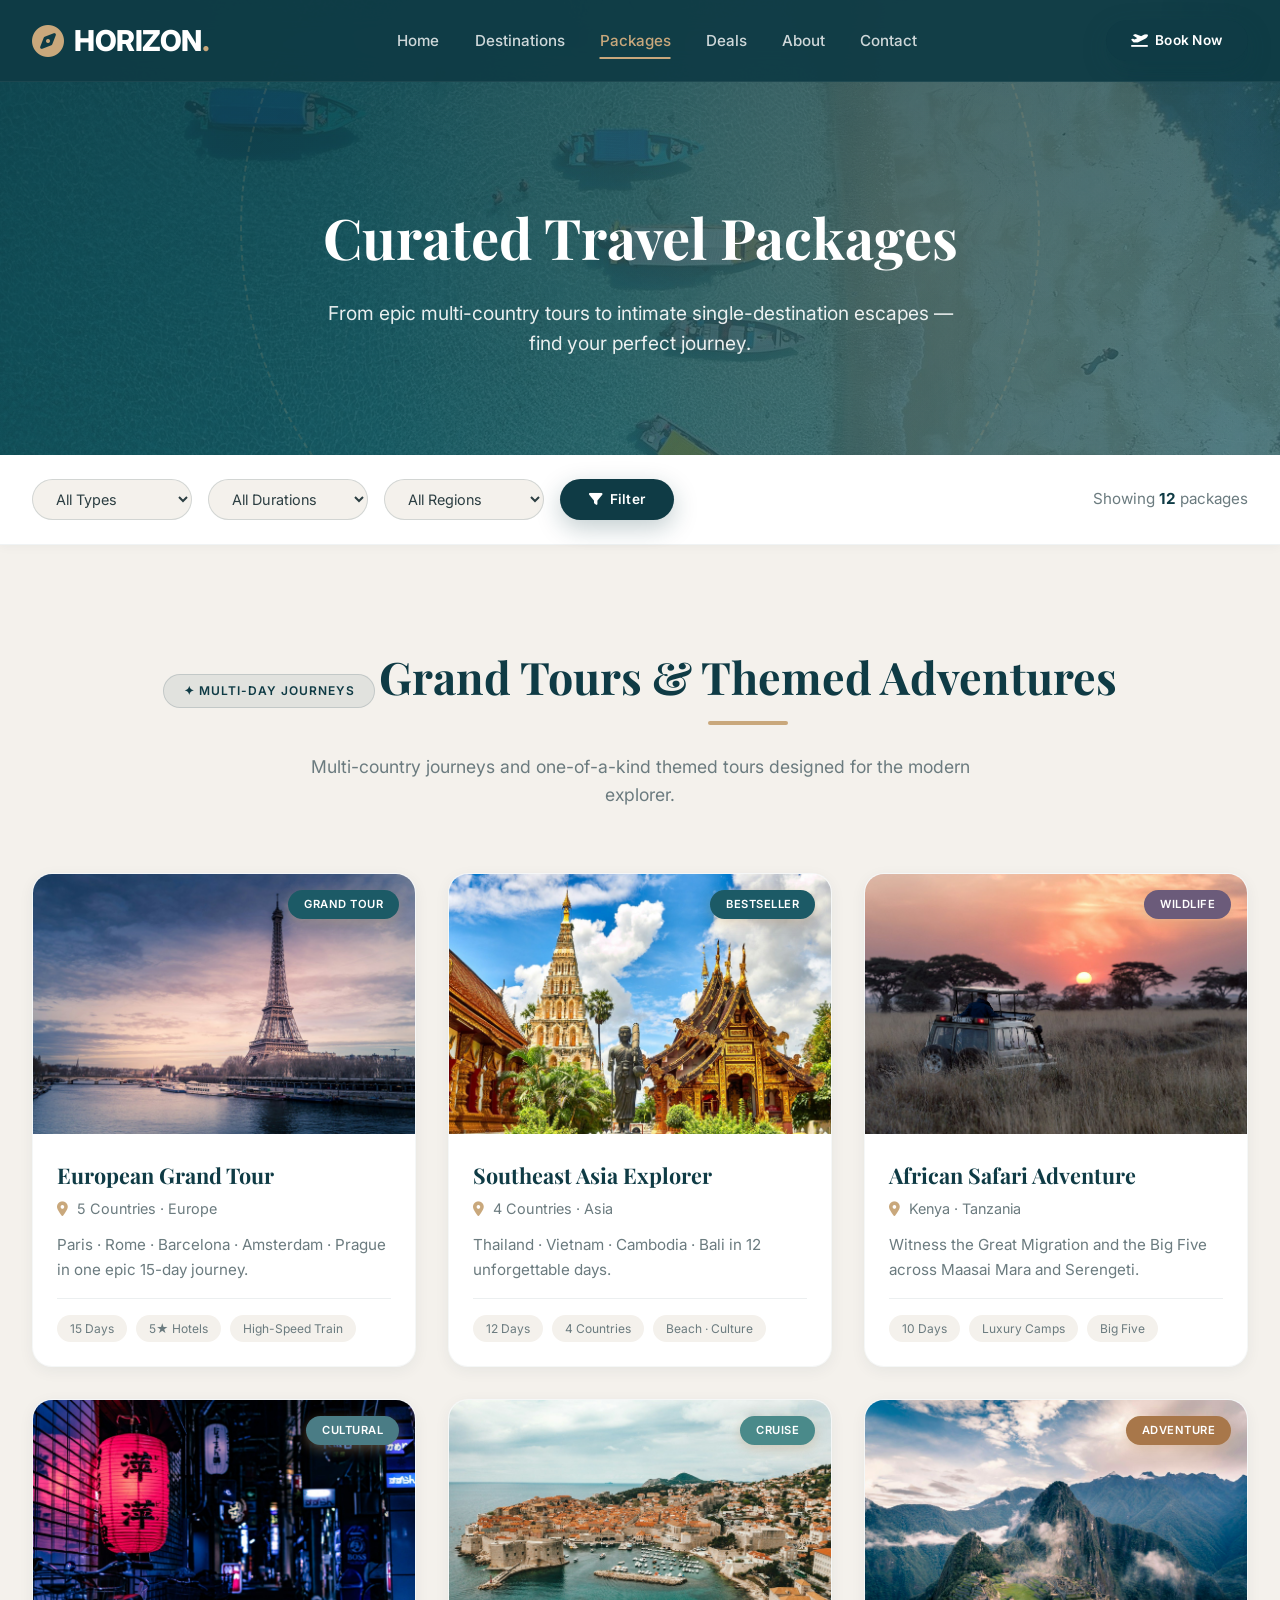
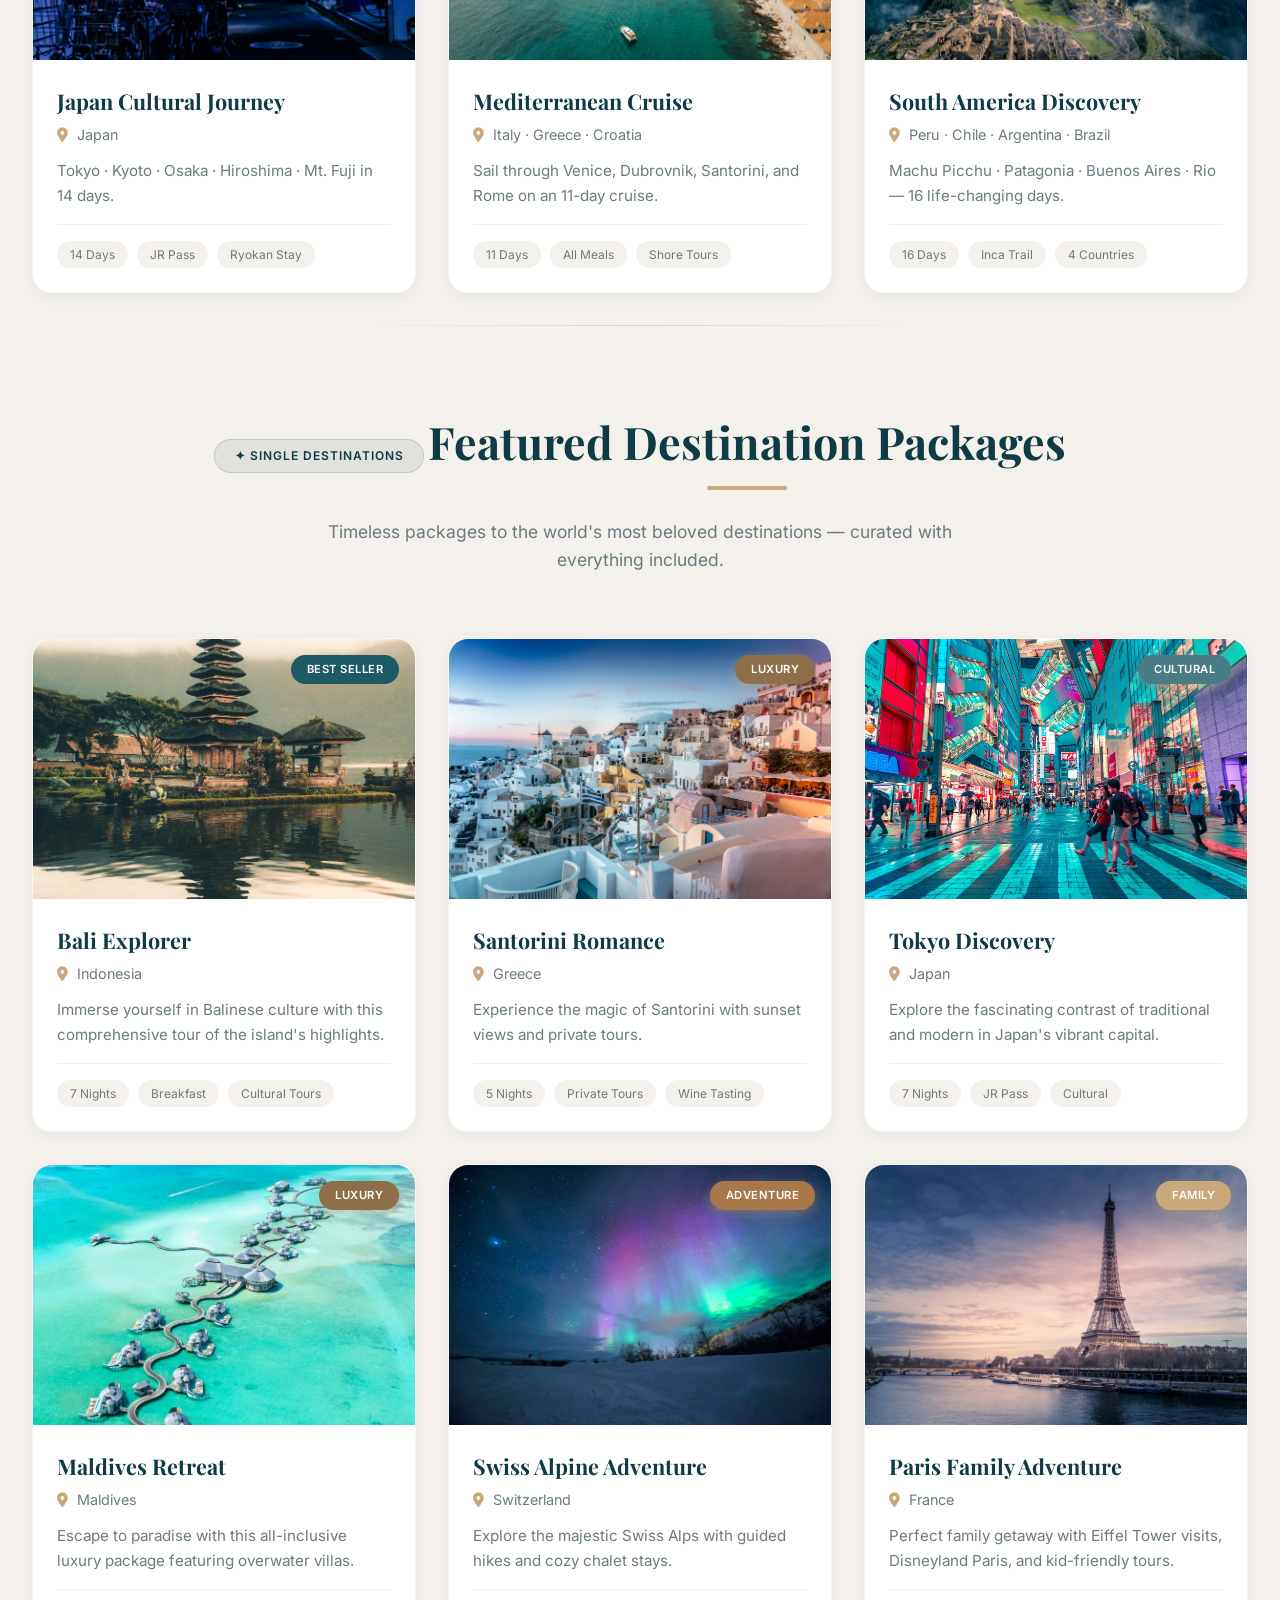
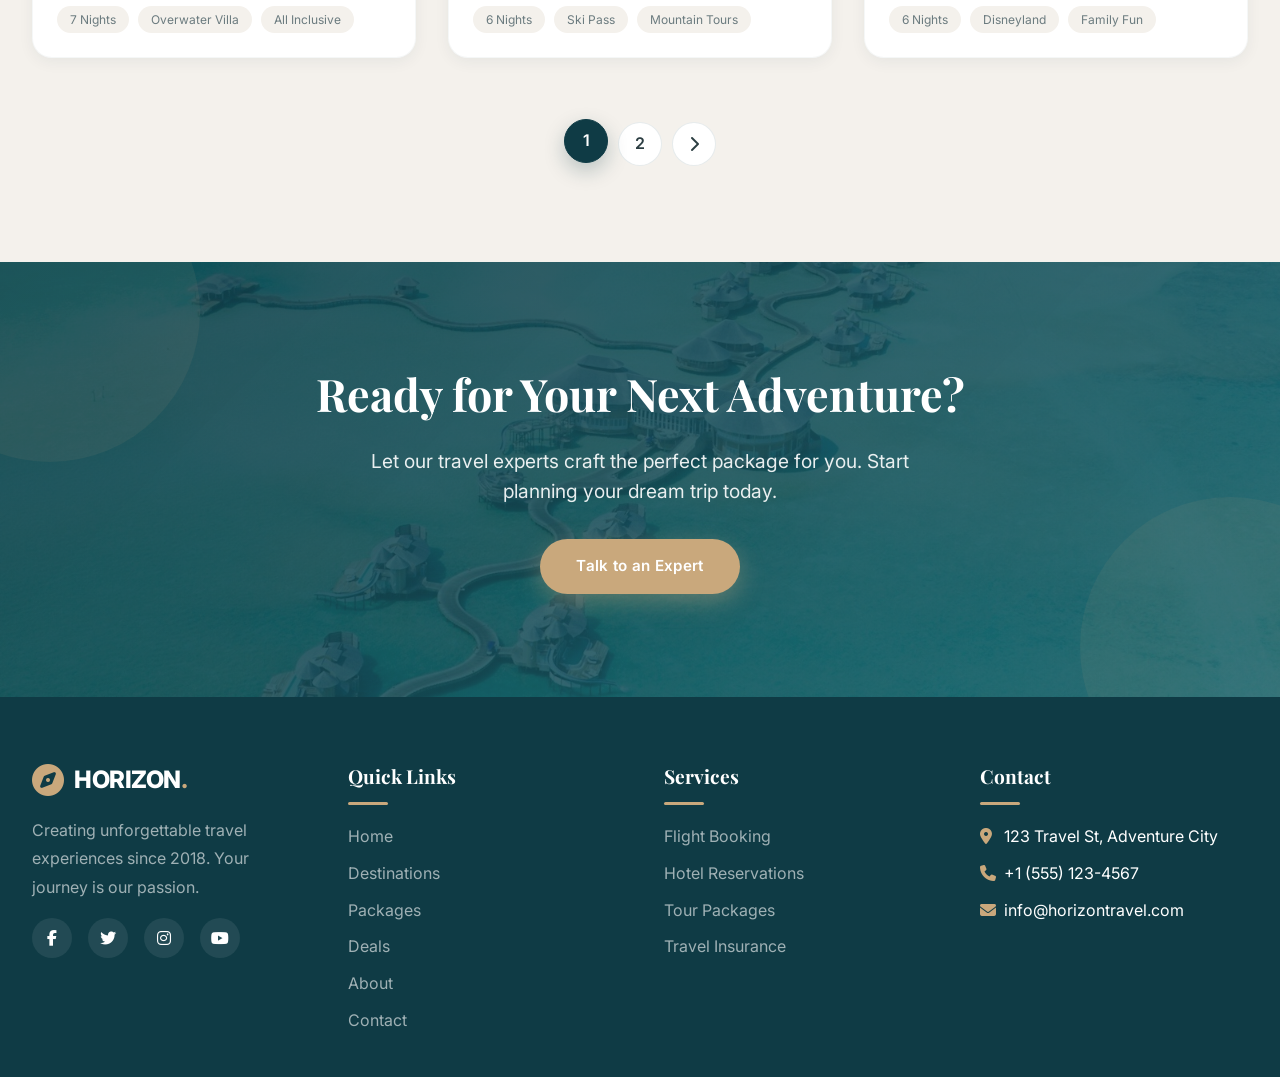
<file: packages.html>
<!DOCTYPE html>
<html lang="en">
<head>
<meta charset="UTF-8" />
<meta name="viewport" content="width=device-width, initial-scale=1.0" />
<title>Packages · Horizon Travel</title>
<link rel="stylesheet" href="https://cdnjs.cloudflare.com/ajax/libs/font-awesome/6.4.0/css/all.min.css" />
<link href="https://fonts.googleapis.com/css2?family=Playfair+Display:wght@400;600;700;800;900&family=Inter:wght@300;400;500;600;700;800&display=swap" rel="stylesheet" />
<link rel="stylesheet" href="style.css" />
</head>
<body>

<header id="header">
  <div class="container">
    <div class="header-content">
      <a href="index.html" class="logo"><i class="fas fa-compass"></i><h1>HORIZON<span>.</span></h1></a>
      <button class="mobile-menu-btn"><i class="fas fa-bars"></i></button>
      <nav id="nav">
        <ul>
          <li><a href="index.html">Home</a></li>
          <li><a href="destinations.html">Destinations</a></li>
          <li><a href="packages.html" class="active">Packages</a></li>
          <li><a href="deals.html">Deals</a></li>
          <li><a href="about.html">About</a></li>
          <li><a href="contact.html">Contact</a></li>
        </ul>
      </nav>
      <div class="header-actions">
        <a href="contact.html" class="btn btn-primary"><i class="fas fa-plane-departure"></i><span>Book Now</span></a>
      </div>
    </div>
  </div>
</header>

<section class="page-header">
  <div class="container">
    <h1>Curated Travel Packages</h1>
    <p>From epic multi-country tours to intimate single-destination escapes — find your perfect journey.</p>
  </div>
</section>

<section class="filter-bar">
  <div class="container">
    <div class="filter-group">
      <select><option>All Types</option><option>Multi-Country</option><option>Wildlife Safari</option><option>Cruise</option><option>Cultural</option><option>Beach</option><option>City</option></select>
      <select><option>All Durations</option><option>3–5 Days</option><option>5–10 Days</option><option>10–15 Days</option><option>15+ Days</option></select>
      <select><option>All Regions</option><option>Asia</option><option>Europe</option><option>Americas</option><option>Africa</option><option>Oceania</option></select>
      <a href="#" class="btn btn-primary"><i class="fas fa-filter"></i><span>Filter</span></a>
    </div>
    <div class="results-count">Showing <strong>12</strong> packages</div>
  </div>
</section>

<section class="section-padding">
  <div class="container">
    <div class="section-title blur-in">
      <span class="label-tag">✦ Multi-Day Journeys</span>
      <h2>Grand Tours & Themed Adventures</h2>
      <p>Multi-country journeys and one-of-a-kind themed tours designed for the modern explorer.</p>
    </div>
    <div class="packages-grid scale-stagger">
      <div class="package-card">
        <div class="package-img" style="background-image:url('images/european-grand-tour.jpg');"><span class="package-badge best">Grand Tour</span></div>
        <div class="package-body">
          <h3>European Grand Tour</h3>
          <div class="location"><i class="fas fa-map-marker-alt"></i> 5 Countries · Europe</div>
          <p>Paris · Rome · Barcelona · Amsterdam · Prague in one epic 15-day journey.</p>
          <div class="package-features"><span>15 Days</span><span>5★ Hotels</span><span>High-Speed Train</span></div>
        </div>
      </div>
      <div class="package-card">
        <div class="package-img" style="background-image:url('images/southeast-asia-explorer.jpg');"><span class="package-badge best">Bestseller</span></div>
        <div class="package-body">
          <h3>Southeast Asia Explorer</h3>
          <div class="location"><i class="fas fa-map-marker-alt"></i> 4 Countries · Asia</div>
          <p>Thailand · Vietnam · Cambodia · Bali in 12 unforgettable days.</p>
          <div class="package-features"><span>12 Days</span><span>4 Countries</span><span>Beach · Culture</span></div>
        </div>
      </div>
      <div class="package-card">
        <div class="package-img" style="background-image:url('images/african-safari-adventure.jpg');"><span class="package-badge wildlife">Wildlife</span></div>
        <div class="package-body">
          <h3>African Safari Adventure</h3>
          <div class="location"><i class="fas fa-map-marker-alt"></i> Kenya · Tanzania</div>
          <p>Witness the Great Migration and the Big Five across Maasai Mara and Serengeti.</p>
          <div class="package-features"><span>10 Days</span><span>Luxury Camps</span><span>Big Five</span></div>
        </div>
      </div>
      <div class="package-card">
        <div class="package-img" style="background-image:url('images/japan-cultural-journey.jpg');"><span class="package-badge cultural">Cultural</span></div>
        <div class="package-body">
          <h3>Japan Cultural Journey</h3>
          <div class="location"><i class="fas fa-map-marker-alt"></i> Japan</div>
          <p>Tokyo · Kyoto · Osaka · Hiroshima · Mt. Fuji in 14 days.</p>
          <div class="package-features"><span>14 Days</span><span>JR Pass</span><span>Ryokan Stay</span></div>
        </div>
      </div>
      <div class="package-card">
        <div class="package-img" style="background-image:url('images/mediterranean-cruise.jpg');"><span class="package-badge cruise">Cruise</span></div>
        <div class="package-body">
          <h3>Mediterranean Cruise</h3>
          <div class="location"><i class="fas fa-map-marker-alt"></i> Italy · Greece · Croatia</div>
          <p>Sail through Venice, Dubrovnik, Santorini, and Rome on an 11-day cruise.</p>
          <div class="package-features"><span>11 Days</span><span>All Meals</span><span>Shore Tours</span></div>
        </div>
      </div>
      <div class="package-card">
        <div class="package-img" style="background-image:url('images/south-america-discovery.jpg');"><span class="package-badge adventure">Adventure</span></div>
        <div class="package-body">
          <h3>South America Discovery</h3>
          <div class="location"><i class="fas fa-map-marker-alt"></i> Peru · Chile · Argentina · Brazil</div>
          <p>Machu Picchu · Patagonia · Buenos Aires · Rio — 16 life-changing days.</p>
          <div class="package-features"><span>16 Days</span><span>Inca Trail</span><span>4 Countries</span></div>
        </div>
      </div>
    </div>

    <div class="section-divider"></div>

    <div class="section-title blur-in">
      <span class="label-tag">✦ Single Destinations</span>
      <h2>Featured Destination Packages</h2>
      <p>Timeless packages to the world's most beloved destinations — curated with everything included.</p>
    </div>
    <div class="packages-grid scale-stagger">
      <div class="package-card">
        <div class="package-img" style="background-image:url('images/bali.jpg');"><span class="package-badge best">Best Seller</span></div>
        <div class="package-body">
          <h3>Bali Explorer</h3>
          <div class="location"><i class="fas fa-map-marker-alt"></i> Indonesia</div>
          <p>Immerse yourself in Balinese culture with this comprehensive tour of the island's highlights.</p>
          <div class="package-features"><span>7 Nights</span><span>Breakfast</span><span>Cultural Tours</span></div>
        </div>
      </div>
      <div class="package-card">
        <div class="package-img" style="background-image:url('images/santorini.jpg');"><span class="package-badge luxury">Luxury</span></div>
        <div class="package-body">
          <h3>Santorini Romance</h3>
          <div class="location"><i class="fas fa-map-marker-alt"></i> Greece</div>
          <p>Experience the magic of Santorini with sunset views and private tours.</p>
          <div class="package-features"><span>5 Nights</span><span>Private Tours</span><span>Wine Tasting</span></div>
        </div>
      </div>
      <div class="package-card">
        <div class="package-img" style="background-image:url('images/tokyo.jpg');"><span class="package-badge cultural">Cultural</span></div>
        <div class="package-body">
          <h3>Tokyo Discovery</h3>
          <div class="location"><i class="fas fa-map-marker-alt"></i> Japan</div>
          <p>Explore the fascinating contrast of traditional and modern in Japan's vibrant capital.</p>
          <div class="package-features"><span>7 Nights</span><span>JR Pass</span><span>Cultural</span></div>
        </div>
      </div>
      <div class="package-card">
        <div class="package-img" style="background-image:url('images/maldives.jpg');"><span class="package-badge luxury">Luxury</span></div>
        <div class="package-body">
          <h3>Maldives Retreat</h3>
          <div class="location"><i class="fas fa-map-marker-alt"></i> Maldives</div>
          <p>Escape to paradise with this all-inclusive luxury package featuring overwater villas.</p>
          <div class="package-features"><span>7 Nights</span><span>Overwater Villa</span><span>All Inclusive</span></div>
        </div>
      </div>
      <div class="package-card">
        <div class="package-img" style="background-image:url('images/swiss-alps.jpg');"><span class="package-badge adventure">Adventure</span></div>
        <div class="package-body">
          <h3>Swiss Alpine Adventure</h3>
          <div class="location"><i class="fas fa-map-marker-alt"></i> Switzerland</div>
          <p>Explore the majestic Swiss Alps with guided hikes and cozy chalet stays.</p>
          <div class="package-features"><span>6 Nights</span><span>Ski Pass</span><span>Mountain Tours</span></div>
        </div>
      </div>
      <div class="package-card">
        <div class="package-img" style="background-image:url('images/paris.jpg');"><span class="package-badge">Family</span></div>
        <div class="package-body">
          <h3>Paris Family Adventure</h3>
          <div class="location"><i class="fas fa-map-marker-alt"></i> France</div>
          <p>Perfect family getaway with Eiffel Tower visits, Disneyland Paris, and kid-friendly tours.</p>
          <div class="package-features"><span>6 Nights</span><span>Disneyland</span><span>Family Fun</span></div>
        </div>
      </div>
    </div>

    <div class="pagination reveal">
      <a href="#" class="active">1</a>
      <a href="#">2</a>
      <a href="#"><i class="fas fa-chevron-right"></i></a>
    </div>
  </div>
</section>

<section class="cta-section">
  <div class="cta-bg"></div>
  <div class="container">
    <h2>Ready for Your Next Adventure?</h2>
    <p>Let our travel experts craft the perfect package for you. Start planning your dream trip today.</p>
    <a href="contact.html" class="btn"><span>Talk to an Expert</span></a>
  </div>
</section>

<footer>
  <div class="container">
    <div class="footer-grid">
      <div class="footer-col">
        <div class="logo" style="margin-bottom:1rem;">
          <i class="fas fa-compass"></i>
          <h1 style="font-size:1.5rem;">HORIZON<span style="color:var(--accent);">.</span></h1>
        </div>
        <p>Creating unforgettable travel experiences since 2018. Your journey is our passion.</p>
        <div class="footer-social">
          <a href="#"><i class="fab fa-facebook-f"></i></a>
          <a href="#"><i class="fab fa-twitter"></i></a>
          <a href="#"><i class="fab fa-instagram"></i></a>
          <a href="#"><i class="fab fa-youtube"></i></a>
        </div>
      </div>
      <div class="footer-col">
        <h3>Quick Links</h3>
        <ul>
          <li><a href="index.html">Home</a></li>
          <li><a href="destinations.html">Destinations</a></li>
          <li><a href="packages.html">Packages</a></li>
          <li><a href="deals.html">Deals</a></li>
          <li><a href="about.html">About</a></li>
          <li><a href="contact.html">Contact</a></li>
        </ul>
      </div>
      <div class="footer-col">
        <h3>Services</h3>
        <ul>
          <li><a href="#">Flight Booking</a></li>
          <li><a href="#">Hotel Reservations</a></li>
          <li><a href="#">Tour Packages</a></li>
          <li><a href="#">Travel Insurance</a></li>
        </ul>
      </div>
      <div class="footer-col">
        <h3>Contact</h3>
        <ul>
          <li><i class="fas fa-map-marker-alt" style="color:var(--accent);width:20px;"></i> 123 Travel St, Adventure City</li>
          <li><i class="fas fa-phone" style="color:var(--accent);width:20px;"></i> +1 (555) 123-4567</li>
          <li><i class="fas fa-envelope" style="color:var(--accent);width:20px;"></i> info@horizontravel.com</li>
        </ul>
      </div>
    </div>
  </div>
</footer>

<script>
window.addEventListener('scroll', () => {
  document.getElementById('header').classList.toggle('scrolled', window.scrollY > 50);
});
const mobileMenuBtn = document.querySelector('.mobile-menu-btn');
const nav = document.getElementById('nav');
mobileMenuBtn.addEventListener('click', function () {
  nav.classList.toggle('active');
  const i = this.querySelector('i');
  i.classList.toggle('fa-bars');
  i.classList.toggle('fa-times');
});
document.querySelectorAll('nav ul li a').forEach(link => {
  link.addEventListener('click', () => {
    nav.classList.remove('active');
    const i = mobileMenuBtn.querySelector('i');
    i.classList.add('fa-bars');
    i.classList.remove('fa-times');
  });
});
const observer = new IntersectionObserver((entries) => {
  entries.forEach(e => {
    if (e.isIntersecting) {
      e.target.classList.add('active');
      if (e.target.classList.contains('scale-stagger')) {
        e.target.querySelectorAll('.package-card').forEach(c => c.classList.add('active'));
      }
    }
  });
}, { threshold: 0.15, rootMargin: '0px 0px -50px 0px' });
document.querySelectorAll('.reveal, .blur-in, .scale-stagger, .section-title').forEach(el => observer.observe(el));
</script>
</body>
</html>
</file>
<file: style.css>
/* =========================================================
   HORIZON TRAVEL — GLOBAL THEME
   Palette: Deep Teal + Greige + Bronze
   ========================================================= */
*,*::before,*::after{margin:0;padding:0;box-sizing:border-box}

:root{
  --primary:#0F3B45;
  --secondary:#1C5A66;
  --accent:#C9A87C;
  --light:#F4F1EC;
  --white:#FFFFFF;
  --dark:#0F3B45;
  --text:#2C3E42;
  --text-light:#6B7B7F;
  --transition:all .4s cubic-bezier(.175,.885,.32,1.275);
  --shadow-sm:0 4px 15px rgba(15,59,69,.06);
  --shadow-md:0 10px 40px rgba(15,59,69,.08);
  --shadow-lg:0 25px 60px rgba(15,59,69,.12);
}

html{scroll-behavior:smooth}
body{font-family:'Inter',sans-serif;line-height:1.6;color:var(--text);background:var(--light);overflow-x:hidden}
h1,h2,h3,h4,h5{font-family:'Playfair Display',serif;font-weight:700;margin-bottom:1rem}
a{text-decoration:none;color:inherit}
img{max-width:100%;display:block}
.container{max-width:1280px;margin:0 auto;padding:0 2rem}
.section-padding{padding:6rem 0}

/* ===================== ANIMATIONS ===================== */
@keyframes fadeUp{from{opacity:0;transform:translateY(40px)}to{opacity:1;transform:translateY(0)}}
@keyframes fadeLeft{from{opacity:0;transform:translateX(-50px)}to{opacity:1;transform:translateX(0)}}
@keyframes fadeRight{from{opacity:0;transform:translateX(50px)}to{opacity:1;transform:translateX(0)}}
@keyframes scaleIn{from{opacity:0;transform:scale(.9)}to{opacity:1;transform:scale(1)}}
@keyframes rotateCompass{0%,100%{transform:rotate(0)}50%{transform:rotate(20deg)}}
@keyframes spin{to{transform:rotate(360deg)}}
@keyframes pulseGlow{0%,100%{opacity:.5}50%{opacity:1}}
@keyframes bounce{0%,100%{transform:translateX(-50%) translateY(0)}50%{transform:translateX(-50%) translateY(-8px)}}
@keyframes scrollDot{0%{top:8px;opacity:1}80%{top:22px;opacity:0}100%{top:8px;opacity:0}}
@keyframes float{0%,100%{transform:translate(0,0)}50%{transform:translate(30px,-30px)}}
@keyframes popRotate{0%{opacity:0;transform:scale(.5) rotate(-15deg)}70%{transform:scale(1.05) rotate(2deg)}100%{opacity:1;transform:scale(1) rotate(0)}}
@keyframes ringRotate{from{transform:rotate(0)}to{transform:rotate(360deg)}}
@keyframes breathe{0%,100%{transform:scale(1);opacity:.6}50%{transform:scale(1.06);opacity:1}}
@keyframes countPulse{0%,100%{transform:scale(1)}50%{transform:scale(1.12)}}
@keyframes shimmer{0%{background-position:-200% 0}100%{background-position:200% 0}}
@keyframes pulseHot{0%,100%{transform:scale(1);box-shadow:0 4px 12px rgba(231,76,60,.4)}50%{transform:scale(1.05);box-shadow:0 8px 25px rgba(231,76,60,.7)}}
@keyframes digitGlow{0%,100%{text-shadow:0 0 6px rgba(255,255,255,.4)}50%{text-shadow:0 0 18px rgba(255,200,80,.9)}}
@keyframes auroraSweep{0%{background-position:-200% 50%}100%{background-position:200% 50%}}
@keyframes pinPulse{0%,100%{transform:scale(1) rotate(0)}50%{transform:scale(1.15) rotate(-5deg)}}
@keyframes iconBounce{0%,100%{transform:translateY(0)}50%{transform:translateY(-6px)}}
@keyframes underlineGrow{from{width:0}to{width:80px}}

/* ===================== REVEAL UTILITIES ===================== */
.reveal{opacity:0;transform:translateY(40px);transition:opacity .9s ease,transform .9s cubic-bezier(.165,.84,.44,1)}
.reveal.active{opacity:1;transform:translateY(0)}
.reveal-left{opacity:0;transform:translateX(-50px);transition:all .9s ease}
.reveal-left.active{opacity:1;transform:translateX(0)}
.reveal-right{opacity:0;transform:translateX(50px);transition:all .9s ease}
.reveal-right.active{opacity:1;transform:translateX(0)}
.reveal-scale{opacity:0;transform:scale(.9);transition:all .8s ease}
.reveal-scale.active{opacity:1;transform:scale(1)}

.fade-up{opacity:0;transform:translateY(40px)}
.fade-up.active{animation:fadeUp .9s cubic-bezier(.165,.84,.44,1) forwards}
.slide-left{opacity:0;transform:translateX(-50px)}
.slide-left.active{animation:fadeLeft .9s cubic-bezier(.165,.84,.44,1) forwards}
.slide-right{opacity:0;transform:translateX(50px)}
.slide-right.active{animation:fadeRight .9s cubic-bezier(.165,.84,.44,1) forwards}
.scale-in{opacity:0;transform:scale(.94)}
.scale-in.active{animation:scaleIn 1s cubic-bezier(.165,.84,.44,1) forwards}
.flip-in{opacity:0;transform:perspective(1000px) rotateY(-25deg) scale(.9)}
.flip-in.active{animation:fadeUp 1s cubic-bezier(.165,.84,.44,1) forwards}
.blur-in{opacity:0;transform:scale(.9)}
.blur-in.active{animation:scaleIn 1s cubic-bezier(.165,.84,.44,1) forwards}

.stagger>*{opacity:0;transform:translateY(40px);transition:opacity .8s ease,transform .8s cubic-bezier(.165,.84,.44,1)}
.stagger.active>*{opacity:1;transform:translateY(0)}
.stagger.active>*:nth-child(1){transition-delay:.05s}
.stagger.active>*:nth-child(2){transition-delay:.15s}
.stagger.active>*:nth-child(3){transition-delay:.25s}
.stagger.active>*:nth-child(4){transition-delay:.35s}
.stagger.active>*:nth-child(5){transition-delay:.45s}
.stagger.active>*:nth-child(6){transition-delay:.55s}

.pop-stagger>*{opacity:0;transform:scale(.5) rotate(-15deg)}
.pop-stagger.active>*{animation:popRotate .8s cubic-bezier(.175,.885,.32,1.275) forwards}
.pop-stagger.active>*:nth-child(1){animation-delay:.05s}
.pop-stagger.active>*:nth-child(2){animation-delay:.15s}
.pop-stagger.active>*:nth-child(3){animation-delay:.25s}
.pop-stagger.active>*:nth-child(4){animation-delay:.35s}

.swing-stagger>*{opacity:0;transform:translateY(60px) rotate(5deg)}
.swing-stagger.active>*{animation:popRotate .9s cubic-bezier(.175,.885,.32,1.275) forwards}
.swing-stagger.active>*:nth-child(1){animation-delay:.05s}
.swing-stagger.active>*:nth-child(2){animation-delay:.15s}
.swing-stagger.active>*:nth-child(3){animation-delay:.25s}
.swing-stagger.active>*:nth-child(4){animation-delay:.35s}

.slide-stagger>*{opacity:0;transform:translateX(-50px)}
.slide-stagger.active>*{animation:fadeLeft .9s cubic-bezier(.165,.84,.44,1) forwards}
.slide-stagger.active>*:nth-child(1){animation-delay:.05s}
.slide-stagger.active>*:nth-child(2){animation-delay:.18s}
.slide-stagger.active>*:nth-child(3){animation-delay:.31s}

.fade-stagger>*{opacity:0;transform:translateY(30px)}
.fade-stagger.active>*{animation:fadeUp .7s cubic-bezier(.165,.84,.44,1) forwards}
.fade-stagger.active>*:nth-child(1){animation-delay:.05s}
.fade-stagger.active>*:nth-child(2){animation-delay:.12s}
.fade-stagger.active>*:nth-child(3){animation-delay:.19s}
.fade-stagger.active>*:nth-child(4){animation-delay:.26s}
.fade-stagger.active>*:nth-child(5){animation-delay:.33s}

.cards-stagger>*{opacity:0;transform:translateY(40px)}
.cards-stagger.active>*{animation:fadeUp .8s cubic-bezier(.165,.84,.44,1) forwards}
.cards-stagger.active>*:nth-child(1){animation-delay:.05s}
.cards-stagger.active>*:nth-child(2){animation-delay:.12s}
.cards-stagger.active>*:nth-child(3){animation-delay:.19s}
.cards-stagger.active>*:nth-child(4){animation-delay:.26s}
.cards-stagger.active>*:nth-child(5){animation-delay:.33s}
.cards-stagger.active>*:nth-child(6){animation-delay:.40s}

.scale-stagger>*{opacity:0;transform:scale(.5) translateY(30px)}
.scale-stagger.active>*{animation:scaleIn .9s cubic-bezier(.165,.84,.44,1) forwards}
.scale-stagger.active>*:nth-child(1){animation-delay:.05s}
.scale-stagger.active>*:nth-child(2){animation-delay:.1s}
.scale-stagger.active>*:nth-child(3){animation-delay:.15s}
.scale-stagger.active>*:nth-child(4){animation-delay:.2s}
.scale-stagger.active>*:nth-child(5){animation-delay:.25s}
.scale-stagger.active>*:nth-child(6){animation-delay:.3s}
.scale-stagger.active>*:nth-child(7){animation-delay:.35s}
.scale-stagger.active>*:nth-child(8){animation-delay:.4s}

.stagger-flip>*{opacity:0;transform:perspective(1000px) rotateY(-25deg) scale(.9)}
.stagger-flip.active>*{animation:fadeUp .9s cubic-bezier(.165,.84,.44,1) forwards}
.stagger-flip.active>*:nth-child(1){animation-delay:.05s}
.stagger-flip.active>*:nth-child(2){animation-delay:.1s}
.stagger-flip.active>*:nth-child(3){animation-delay:.15s}
.stagger-flip.active>*:nth-child(4){animation-delay:.2s}
.stagger-flip.active>*:nth-child(5){animation-delay:.25s}
.stagger-flip.active>*:nth-child(6){animation-delay:.3s}
.stagger-flip.active>*:nth-child(7){animation-delay:.35s}
.stagger-flip.active>*:nth-child(8){animation-delay:.4s}
.stagger-flip.active>*:nth-child(9){animation-delay:.45s}
.stagger-flip.active>*:nth-child(10){animation-delay:.5s}
.stagger-flip.active>*:nth-child(11){animation-delay:.55s}
.stagger-flip.active>*:nth-child(12){animation-delay:.6s}

/* ===================== SECTION TITLE ===================== */
.section-title{text-align:center;margin-bottom:4rem}
.section-title h2{font-size:2.8rem;color:var(--primary);position:relative;display:inline-block;margin-bottom:1rem;opacity:0;transform:translateY(30px);transition:all .8s ease}
.section-title.active h2{opacity:1;transform:translateY(0)}
.section-title h2::after{content:'';position:absolute;bottom:-12px;left:50%;transform:translateX(-50%);width:0;height:4px;background:var(--accent);border-radius:2px}
.section-title.active h2::after{animation:underlineGrow 1s ease .4s forwards}
.section-title p{color:var(--text-light);max-width:700px;margin:1.5rem auto 0;font-size:1.1rem;opacity:0;transform:translateY(20px);transition:all .8s ease .2s}
.section-title.active p{opacity:1;transform:translateY(0)}
.section-title .label-tag{display:inline-block;background:rgba(15,59,69,.08);color:var(--primary);padding:.4rem 1.2rem;border-radius:50px;font-size:.75rem;font-weight:600;text-transform:uppercase;letter-spacing:1px;margin-bottom:1rem;border:1px solid rgba(15,59,69,.15);opacity:0;transform:translateY(20px);transition:all .6s ease}
.section-title.active .label-tag{opacity:1;transform:translateY(0)}

/* ===================== BUTTONS ===================== */
.btn{display:inline-block;padding:.95rem 2.3rem;border-radius:50px;font-weight:600;transition:var(--transition);cursor:pointer;border:none;font-family:'Inter',sans-serif;font-size:.95rem;letter-spacing:.3px;position:relative;overflow:hidden}
.btn::before{content:'';position:absolute;top:50%;left:50%;width:0;height:0;background:rgba(255,255,255,.25);border-radius:50%;transform:translate(-50%,-50%);transition:width .6s ease,height .6s ease}
.btn:hover::before{width:300px;height:300px}
.btn-primary{background:var(--primary);color:#fff;box-shadow:0 8px 25px rgba(15,59,69,.25)}
.btn-primary:hover{background:var(--secondary);transform:translateY(-3px);box-shadow:0 12px 35px rgba(15,59,69,.4)}
.btn-secondary{background:transparent;color:#fff;border:2px solid #fff}
.btn-secondary:hover{background:#fff;color:var(--primary);transform:translateY(-3px)}
.btn-ghost{background:transparent;color:var(--primary);border:2px solid var(--primary)}
.btn-ghost:hover{background:var(--primary);color:#fff;transform:translateY(-3px)}
.btn-danger{background:#B85C4A;color:#fff;box-shadow:0 8px 25px rgba(184,92,74,.35)}
.btn-danger:hover{background:#9E4A3A;transform:translateY(-3px);box-shadow:0 12px 35px rgba(184,92,74,.5)}
.btn i{margin-right:.4rem;position:relative;z-index:1}
.btn span{position:relative;z-index:1}

/* ===================== HEADER ===================== */
header{background:rgba(15,59,69,.92);backdrop-filter:blur(14px);-webkit-backdrop-filter:blur(14px);padding:1.1rem 0;position:fixed;top:0;left:0;width:100%;z-index:1000;transition:var(--transition);border-bottom:1px solid rgba(255,255,255,.06)}
header.scrolled{padding:.7rem 0;background:rgba(15,59,69,.98);box-shadow:0 4px 30px rgba(0,0,0,.15)}
.header-content{display:flex;justify-content:space-between;align-items:center}
.logo{display:flex;align-items:center;gap:10px;color:#fff;transition:var(--transition)}
.logo:hover{transform:scale(1.05)}
.logo i{font-size:2rem;color:var(--accent);animation:rotateCompass 12s linear infinite}
.logo h1{font-size:1.8rem;font-weight:800;margin:0;font-family:'Inter',sans-serif;letter-spacing:-.5px}
.logo span{color:var(--accent)}
nav ul{display:flex;list-style:none;gap:2.2rem}
nav ul li a{color:rgba(255,255,255,.8);font-weight:500;transition:var(--transition);padding:.3rem 0;font-size:.95rem;position:relative}
nav ul li a::after{content:'';position:absolute;bottom:-4px;left:50%;width:0;height:2px;background:var(--accent);transition:var(--transition);transform:translateX(-50%)}
nav ul li a:hover::after,nav ul li a.active::after{width:100%}
nav ul li a:hover,nav ul li a.active{color:var(--accent)}
.header-actions{display:flex;align-items:center;gap:1rem}
.header-actions .btn{padding:.6rem 1.6rem;font-size:.85rem}
.mobile-menu-btn{display:none;background:none;border:none;color:#fff;font-size:1.5rem;cursor:pointer}

/* ===================== PAGE HEADER (shared) ===================== */
.page-header{padding:12rem 0 6rem;background:linear-gradient(135deg,rgba(15,59,69,.92) 0%,rgba(28,90,102,.75) 100%),url('images/hero-bg.jpg');background-size:cover;background-position:center;color:#fff;text-align:center;position:relative;overflow:hidden}
.page-header::before{content:'';position:absolute;top:50%;left:50%;width:800px;height:800px;margin:-400px 0 0 -400px;border:2px dashed rgba(201,168,124,.15);border-radius:50%;animation:ringRotate 40s linear infinite;pointer-events:none}
.page-header::after{content:'';position:absolute;inset:0;background:radial-gradient(circle at 70% 50%,rgba(201,168,124,.15),transparent 60%);animation:pulseGlow 6s ease-in-out infinite;pointer-events:none}
.page-header .container{position:relative;z-index:2}
.page-header h1{font-size:3.5rem;margin-bottom:1rem;animation:fadeUp 1s ease .2s both;color:#fff}
.page-header p{font-size:1.2rem;max-width:650px;margin:0 auto;opacity:.9;animation:fadeUp 1s ease .4s both;color:rgba(255,255,255,.9)}
.page-header .pin{display:inline-flex;align-items:center;justify-content:center;width:70px;height:70px;background:rgba(201,168,124,.15);border:1px solid rgba(201,168,124,.35);border-radius:50%;font-size:1.8rem;color:var(--accent);margin-bottom:1.5rem;animation:pinPulse 2.2s ease-in-out infinite}

/* ===================== HERO (index only) ===================== */
.hero{min-height:100vh;background:linear-gradient(135deg,rgba(15,59,69,.88) 0%,rgba(15,59,69,.65) 100%),url('images/hero-bg.jpg');background-size:cover;background-position:center;display:flex;align-items:center;padding-top:80px;position:relative;overflow:hidden}
.hero::before{content:'';position:absolute;inset:0;background:radial-gradient(circle at 30% 50%,rgba(201,168,124,.15),transparent 60%);animation:pulseGlow 6s ease-in-out infinite}
.hero::after{content:'';position:absolute;bottom:0;left:0;right:0;height:180px;background:linear-gradient(to top,var(--light),transparent);z-index:1}
.hero-content{max-width:750px;color:#fff;position:relative;z-index:2;padding:3rem 0}
.hero-badge{display:inline-block;background:rgba(201,168,124,.15);color:var(--accent);padding:.5rem 1.4rem;border-radius:50px;font-size:.8rem;font-weight:600;letter-spacing:.5px;text-transform:uppercase;margin-bottom:1.5rem;border:1px solid rgba(201,168,124,.3);animation:fadeUp .9s ease .2s both}
.hero-badge i{margin-right:.4rem;animation:spin 8s linear infinite}
.hero-content h1{font-size:4.5rem;font-weight:900;line-height:1.05;margin-bottom:1.5rem;animation:fadeUp 1s ease .4s both}
.hero-content h1 span{color:var(--accent);position:relative;display:inline-block}
.hero-content h1 span::after{content:'';position:absolute;bottom:8px;left:0;width:100%;height:12px;background:rgba(201,168,124,.25);z-index:-1}
.hero-content p{font-size:1.2rem;color:rgba(255,255,255,.85);max-width:520px;margin-bottom:2.5rem;line-height:1.8;animation:fadeUp 1s ease .6s both}
.hero-buttons{display:flex;gap:1rem;flex-wrap:wrap;animation:fadeUp 1s ease .8s both}
.scroll-indicator{position:absolute;bottom:60px;left:50%;transform:translateX(-50%);z-index:3;color:#fff;font-size:.75rem;letter-spacing:2px;text-transform:uppercase;display:flex;flex-direction:column;align-items:center;gap:.6rem;opacity:.7;animation:bounce 2s ease-in-out infinite}
.scroll-indicator .mouse{width:24px;height:40px;border:2px solid rgba(255,255,255,.6);border-radius:14px;position:relative}
.scroll-indicator .mouse::after{content:'';position:absolute;top:8px;left:50%;transform:translateX(-50%);width:4px;height:8px;background:var(--accent);border-radius:2px;animation:scrollDot 1.8s ease-in-out infinite}

/* ===================== DESTINATION CARDS ===================== */
.destinations{background:var(--light)}
.destinations-grid{display:grid;grid-template-columns:repeat(auto-fit,minmax(300px,1fr));gap:2rem}
.dest-card{background:var(--white);border-radius:20px;overflow:hidden;box-shadow:var(--shadow-sm);transition:var(--transition);border:1px solid rgba(15,59,69,.04);position:relative}
.dest-card:hover{transform:translateY(-12px);box-shadow:var(--shadow-lg)}
.dest-img{height:240px;background-size:cover;background-position:center;position:relative;background-color:#d4cdc0;transition:background-size .8s ease}
.dest-card:hover .dest-img{background-size:115%}
.dest-img::after{content:'';position:absolute;inset:0;background:linear-gradient(to bottom,transparent 40%,rgba(15,59,69,.5));opacity:0;transition:var(--transition);z-index:1}
.dest-card:hover .dest-img::after{opacity:1}
.dest-tag{position:absolute;top:1rem;right:1rem;background:var(--accent);color:#fff;padding:.35rem 1rem;border-radius:50px;font-size:.7rem;font-weight:600;text-transform:uppercase;letter-spacing:.5px;z-index:2;box-shadow:0 4px 12px rgba(201,168,124,.4)}
.dest-tag.popular{background:#C9A87C}
.dest-tag.best{background:#1C5A66}
.dest-tag.luxury{background:#8E6F4A}
.dest-tag.adventure{background:#A8774A}
.dest-tag.cultural{background:#4A7C85}
.dest-tag.wildlife{background:#6B5B7A}
.dest-tag.cruise{background:#4A8A8A}
.dest-body{padding:1.5rem}
.dest-body h3{font-size:1.3rem;color:var(--primary);margin-bottom:.3rem;transition:var(--transition)}
.dest-card:hover .dest-body h3{color:var(--accent)}
.dest-body .location{color:var(--text-light);font-size:.9rem;margin-bottom:.8rem}
.dest-body .location i{color:var(--accent);margin-right:.3rem}
.dest-body p{color:var(--text-light);font-size:.95rem;margin-bottom:1rem}
.dest-meta,.dest-features{display:flex;gap:1rem;flex-wrap:wrap;padding-top:1rem;border-top:1px solid rgba(15,59,69,.08);font-size:.85rem;color:var(--text-light)}
.dest-meta span,.dest-features span{display:flex;align-items:center;gap:.3rem;background:var(--light);padding:.25rem .8rem;border-radius:50px;font-size:.75rem;transition:var(--transition)}
.dest-card:hover .dest-features span{background:rgba(15,59,69,.08);color:var(--primary)}
.dest-meta i,.dest-features i{color:var(--accent)}

/* ===================== FEATURES ===================== */
.features{background:var(--white);position:relative;overflow:hidden}
.features-bg{position:absolute;inset:0;background:linear-gradient(135deg,rgba(15,59,69,.95) 0%,rgba(28,90,102,.9) 100%),url('images/about-header.jpg');background-size:cover;background-position:center;z-index:0}
.features-bg::after{content:'';position:absolute;inset:0;background:radial-gradient(circle at 70% 30%,rgba(201,168,124,.12),transparent 60%)}
.features .container{position:relative;z-index:1}
.features .section-title h2{color:#fff}
.features .section-title h2::after{background:var(--accent)}
.features .section-title p{color:rgba(255,255,255,.75)}
.features .section-title .label-tag{background:rgba(201,168,124,.15);color:var(--accent);border-color:rgba(201,168,124,.3)}
.features-grid{display:grid;grid-template-columns:repeat(auto-fit,minmax(250px,1fr));gap:2rem}
.feature-card{text-align:center;padding:2.5rem 2rem;border-radius:20px;background:rgba(255,255,255,.06);transition:var(--transition);border:1px solid rgba(255,255,255,.1);backdrop-filter:blur(6px)}
.feature-card:hover{transform:translateY(-8px);border-color:var(--accent);background:rgba(255,255,255,.12);box-shadow:var(--shadow-lg)}
.feature-icon{width:80px;height:80px;background:rgba(201,168,124,.15);border-radius:50%;display:flex;align-items:center;justify-content:center;margin:0 auto 1.5rem;font-size:2rem;color:var(--accent);transition:var(--transition)}
.feature-card:hover .feature-icon{background:var(--accent);color:#fff;transform:scale(1.1) rotate(8deg);box-shadow:0 10px 30px rgba(201,168,124,.4)}
.feature-card h3{font-size:1.3rem;color:#fff}
.feature-card p{color:rgba(255,255,255,.7);font-size:.95rem}

/* ===================== SIGNATURE / PACKAGES ===================== */
.signature,.packages-section{background:var(--light)}
.signature-grid,.packages-grid{display:grid;grid-template-columns:repeat(auto-fit,minmax(320px,1fr));gap:2rem}
.signature-card,.package-card{background:var(--white);border-radius:20px;overflow:hidden;box-shadow:var(--shadow-sm);transition:var(--transition);border:1px solid rgba(15,59,69,.04);position:relative}
.signature-card:hover,.package-card:hover{transform:translateY(-12px);box-shadow:var(--shadow-lg)}
.signature-img,.package-img{height:260px;background-size:cover;background-position:center;position:relative;background-color:#d4cdc0;transition:background-size .8s ease}
.signature-card:hover .signature-img,.package-card:hover .package-img{background-size:118%}
.signature-img::after,.package-img::after{content:'';position:absolute;inset:0;background:linear-gradient(to bottom,transparent 40%,rgba(15,59,69,.5));opacity:0;transition:var(--transition);z-index:1}
.signature-card:hover .signature-img::after,.package-card:hover .package-img::after{opacity:1}
.signature-badge,.package-badge{position:absolute;top:1rem;right:1rem;background:var(--accent);color:#fff;padding:.35rem 1rem;border-radius:50px;font-size:.7rem;font-weight:600;text-transform:uppercase;letter-spacing:.5px;z-index:2;box-shadow:0 4px 12px rgba(201,168,124,.4)}
.package-badge.best{background:#1C5A66}
.package-badge.luxury{background:#8E6F4A}
.package-badge.adventure{background:#A8774A}
.package-badge.cultural{background:#4A7C85}
.package-badge.cruise{background:#4A8A8A}
.package-badge.wildlife{background:#6B5B7A}
.signature-body,.package-body{padding:1.5rem}
.signature-body h3,.package-body h3{font-size:1.35rem;color:var(--primary);margin-bottom:.3rem;transition:var(--transition)}
.signature-card:hover .signature-body h3,.package-card:hover .package-body h3{color:var(--accent)}
.signature-body .location,.package-body .location{color:var(--text-light);font-size:.9rem;margin-bottom:.8rem}
.signature-body .location i,.package-body .location i{color:var(--accent);margin-right:.3rem}
.signature-body p,.package-body p{color:var(--text-light);font-size:.95rem;margin-bottom:1rem}
.signature-features,.package-features{display:flex;gap:.6rem;flex-wrap:wrap;padding-top:1rem;border-top:1px solid rgba(15,59,69,.08)}
.signature-features span,.package-features span{background:var(--light);padding:.25rem .8rem;border-radius:50px;font-size:.75rem;color:var(--text-light);transition:var(--transition)}
.signature-card:hover .signature-features span,.package-card:hover .package-features span{background:rgba(15,59,69,.08);color:var(--primary)}

/* ===================== TESTIMONIALS ===================== */
.testimonials{position:relative;overflow:hidden;background:var(--primary);color:#fff}
.testimonials-bg{position:absolute;inset:0;background:linear-gradient(135deg,rgba(15,59,69,.95) 0%,rgba(28,90,102,.9) 100%),url('images/contact-header.jpg');background-size:cover;background-position:center;z-index:0}
.testimonials .container{position:relative;z-index:1}
.testimonials .section-title h2{color:#fff}
.testimonials .section-title h2::after{background:var(--accent)}
.testimonials .section-title p{color:rgba(255,255,255,.7)}
.testimonial-grid{display:grid;grid-template-columns:repeat(auto-fit,minmax(300px,1fr));gap:2rem;position:relative;z-index:2}
.testimonial-card{background:rgba(255,255,255,.06);padding:2rem;border-radius:20px;border:1px solid rgba(255,255,255,.1);transition:var(--transition);backdrop-filter:blur(6px)}
.testimonial-card:hover{transform:translateY(-5px);background:rgba(255,255,255,.12);border-color:rgba(201,168,124,.3)}
.testimonial-card blockquote{font-style:italic;font-size:1.05rem;line-height:1.7;margin-bottom:1.5rem;color:rgba(255,255,255,.9)}
.testimonial-author{display:flex;align-items:center;gap:1rem}
.testimonial-author .avatar-initial{width:50px;height:50px;border-radius:50%;display:flex;align-items:center;justify-content:center;color:#fff;font-weight:700;font-size:1rem;letter-spacing:.5px;border:2px solid var(--accent);flex-shrink:0;transition:var(--transition)}
.testimonial-card:hover .avatar-initial{transform:scale(1.1) rotate(-5deg)}
.testimonial-author .name{font-weight:600}
.testimonial-author .role{font-size:.85rem;color:rgba(255,255,255,.6)}

/* ===================== STATS ===================== */
.stats{position:relative;overflow:hidden;text-align:center;background:var(--primary)}
.stats-bg{position:absolute;inset:0;background:linear-gradient(135deg,rgba(15,59,69,.92) 0%,rgba(28,90,102,.88) 100%),url('images/paris.jpg');background-size:cover;background-position:center;z-index:0}
.stats .container{position:relative;z-index:1}
.stats .section-title h2{color:#fff}
.stats .section-title h2::after{background:var(--accent)}
.stats .section-title p{color:rgba(255,255,255,.75)}
.stats .section-title .label-tag{background:rgba(201,168,124,.15);color:var(--accent);border-color:rgba(201,168,124,.3)}
.stats-grid{display:grid;grid-template-columns:repeat(auto-fit,minmax(200px,1fr));gap:2rem}
.stat-item{padding:2rem 1rem;border-radius:20px;transition:var(--transition);border:1px solid rgba(255,255,255,.1);background:rgba(255,255,255,.04);backdrop-filter:blur(6px)}
.stat-item:hover{background:rgba(255,255,255,.1);transform:translateY(-6px);box-shadow:var(--shadow-lg)}
.stat-item .number{font-size:3.2rem;font-weight:800;display:block;color:var(--accent);font-family:'Inter',sans-serif;transition:var(--transition)}
.stat-item .label{font-size:1rem;color:rgba(255,255,255,.75);margin-top:.4rem}
.stat-item:hover .number{animation:countPulse .5s ease}

/* ===================== INSIGHTS ===================== */
.insights{background:var(--light)}
.insights-grid{display:grid;grid-template-columns:repeat(auto-fit,minmax(300px,1fr));gap:2rem}
.insight-card{background:var(--white);border-radius:20px;overflow:hidden;box-shadow:var(--shadow-sm);transition:var(--transition);border:1px solid rgba(15,59,69,.04)}
.insight-card:hover{transform:translateY(-10px);box-shadow:var(--shadow-lg)}
.insight-img{height:200px;background-size:cover;background-position:center;background-color:#d4cdc0;transition:background-size .8s ease}
.insight-card:hover .insight-img{background-size:115%}
.insight-body{padding:1.5rem}
.insight-body .meta{display:flex;gap:1rem;font-size:.8rem;color:var(--text-light);margin-bottom:.8rem}
.insight-body .meta i{color:var(--accent);margin-right:.3rem}
.insight-body h3{font-size:1.2rem;color:var(--primary);margin-bottom:.6rem;transition:var(--transition)}
.insight-card:hover .insight-body h3{color:var(--accent)}
.insight-body p{color:var(--text-light);font-size:.92rem;margin-bottom:1rem}
.insight-link{color:var(--primary);font-weight:600;font-size:.9rem;display:inline-flex;align-items:center;gap:.4rem;transition:var(--transition)}
.insight-link:hover{gap:.7rem;color:var(--accent)}

/* ===================== CTA ===================== */
.cta-section{position:relative;overflow:hidden;text-align:center;padding:6rem 0}
.cta-bg{position:absolute;inset:0;background:linear-gradient(135deg,rgba(15,59,69,.88) 0%,rgba(28,90,102,.85) 100%),url('images/maldives.jpg');background-size:cover;background-position:center;z-index:0}
.cta-section::before,.cta-section::after{content:'';position:absolute;width:300px;height:300px;border-radius:50%;background:rgba(201,168,124,.08);z-index:1}
.cta-section::before{top:-100px;left:-100px;animation:float 8s ease-in-out infinite}
.cta-section::after{bottom:-100px;right:-100px;animation:float 10s ease-in-out infinite reverse}
.cta-section .container{position:relative;z-index:2}
.cta-section h2{font-size:2.8rem;margin-bottom:1rem;color:#fff}
.cta-section p{font-size:1.2rem;max-width:600px;margin:0 auto 2rem;color:rgba(255,255,255,.9)}
.cta-section .btn{background:var(--accent);color:#fff;box-shadow:0 8px 25px rgba(201,168,124,.4)}
.cta-section .btn:hover{background:#fff;color:var(--primary);transform:translateY(-3px)}

/* ===================== FILTER BAR ===================== */
.filter-bar{background:var(--white);padding:1.5rem 0;border-bottom:1px solid rgba(15,59,69,.06);position:sticky;top:80px;z-index:99;box-shadow:0 2px 10px rgba(15,59,69,.04)}
.filter-bar .container{display:flex;justify-content:space-between;align-items:center;flex-wrap:wrap;gap:1rem}
.filter-group{display:flex;gap:1rem;flex-wrap:wrap}
.filter-group select{padding:.6rem 1.2rem;border:1px solid rgba(15,59,69,.15);border-radius:50px;font-family:'Inter',sans-serif;font-size:.9rem;background:var(--light);color:var(--text);outline:none;transition:var(--transition);min-width:160px;cursor:pointer}
.filter-group select:focus{border-color:var(--primary);box-shadow:0 0 0 3px rgba(15,59,69,.08)}
.filter-group .btn{padding:.6rem 1.8rem;font-size:.85rem}
.results-count{color:var(--text-light);font-size:.95rem}
.results-count strong{color:var(--primary)}

/* ===================== PAGINATION ===================== */
.pagination{display:flex;justify-content:center;gap:.6rem;margin-top:4rem}
.pagination a{display:flex;align-items:center;justify-content:center;width:44px;height:44px;border-radius:50%;background:var(--white);border:1px solid rgba(15,59,69,.1);color:var(--text);font-weight:600;transition:var(--transition)}
.pagination a:hover,.pagination a.active{background:var(--primary);color:#fff;border-color:var(--primary);transform:translateY(-3px);box-shadow:0 8px 20px rgba(15,59,69,.25)}

/* ===================== SECTION DIVIDER ===================== */
.section-divider{height:1px;background:linear-gradient(90deg,transparent,rgba(15,59,69,.15),transparent);margin:2rem auto 5rem;max-width:600px}

/* ===================== STORY ===================== */
.story-section{background:var(--white)}
.story-grid{display:grid;grid-template-columns:1fr 1fr;gap:4rem;align-items:center}
.story-content h2{font-size:2.5rem;color:var(--primary);margin-bottom:1.5rem}
.story-content p{color:var(--text-light);font-size:1.05rem;margin-bottom:1.2rem;line-height:1.8}
.story-image{border-radius:20px;overflow:hidden;box-shadow:var(--shadow-md);transition:var(--transition)}
.story-image:hover{transform:scale(1.02) rotate(-1deg);box-shadow:var(--shadow-lg)}
.story-image img{width:100%;height:auto;display:block;transition:transform .8s ease}
.story-image:hover img{transform:scale(1.08)}

/* ===================== VALUES ===================== */
.values-grid{display:grid;grid-template-columns:repeat(3,1fr);gap:2rem}
.value-card{background:var(--white);padding:2.5rem 2rem;border-radius:20px;text-align:center;box-shadow:var(--shadow-sm);border:1px solid rgba(15,59,69,.04);transition:var(--transition)}
.value-card:hover{transform:translateY(-10px);box-shadow:var(--shadow-lg);border-color:var(--accent)}
.value-card .icon{width:70px;height:70px;background:rgba(201,168,124,.1);border-radius:50%;display:flex;align-items:center;justify-content:center;margin:0 auto 1.5rem;font-size:2rem;color:var(--accent);transition:var(--transition)}
.value-card:hover .icon{background:var(--accent);color:#fff;transform:scale(1.1) rotate(8deg)}
.value-card h3{font-size:1.3rem;color:var(--primary)}
.value-card p{color:var(--text-light);font-size:.95rem}

/* ===================== TEAM ===================== */
.team-section{background:var(--light)}
.team-grid{display:grid;grid-template-columns:repeat(4,1fr);gap:2rem}
.team-card{background:var(--white);border-radius:20px;overflow:hidden;box-shadow:var(--shadow-sm);border:1px solid rgba(15,59,69,.04);transition:var(--transition);text-align:center}
.team-card:hover{transform:translateY(-10px) rotate(-1deg);box-shadow:var(--shadow-lg);border-color:var(--accent)}
.team-card .photo{width:100%;height:250px;background-size:cover;background-position:center;background-color:#d4cdc0;transition:transform .8s ease}
.team-card:hover .photo{transform:scale(1.08)}
.team-card .info{padding:1.5rem 1.5rem 1.8rem}
.team-card .info h3{font-size:1.2rem;margin-bottom:.3rem;color:var(--primary)}
.team-card .info .role{color:var(--accent);font-weight:600;font-size:.9rem;margin-bottom:.8rem;display:block}
.team-card .info p{color:var(--text-light);font-size:.9rem;margin-bottom:1rem}
.team-social{display:flex;justify-content:center;gap:.8rem}
.team-social a{width:36px;height:36px;border-radius:50%;background:var(--light);display:flex;align-items:center;justify-content:center;color:var(--text);transition:var(--transition)}
.team-social a:hover{background:var(--accent);color:#fff;transform:translateY(-3px) rotate(8deg)}

/* ===================== CONTACT ===================== */
.contact-grid{display:grid;grid-template-columns:1fr 1fr;gap:4rem;align-items:start}
.contact-info h2{font-size:2rem;color:var(--primary)}
.contact-info>p{color:var(--text-light);margin-bottom:2rem}
.contact-method{display:flex;align-items:flex-start;gap:1.2rem;margin-bottom:1.2rem;padding:1.2rem;border-radius:16px;background:var(--white);transition:var(--transition);border:1px solid transparent}
.contact-method:hover{border-color:var(--accent);box-shadow:var(--shadow-sm);transform:translateX(6px)}
.contact-method .icon{width:50px;height:50px;background:rgba(201,168,124,.1);border-radius:50%;display:flex;align-items:center;justify-content:center;color:var(--accent);font-size:1.3rem;flex-shrink:0;transition:var(--transition)}
.contact-method:hover .icon{background:var(--accent);color:#fff;animation:iconBounce .8s ease}
.contact-method .details h3{font-size:1.1rem;margin-bottom:.2rem;color:var(--primary);font-family:'Inter',sans-serif}
.contact-method .details p{color:var(--text-light);font-size:.95rem}
.contact-method .details a{color:var(--accent);font-weight:500}
.contact-method .details a:hover{text-decoration:underline}
.business-hours{background:var(--white);padding:1.5rem;border-radius:16px;margin-top:1rem;border:1px solid rgba(15,59,69,.04)}
.business-hours h3{font-size:1.1rem;color:var(--primary);font-family:'Inter',sans-serif;margin-bottom:.8rem}
.business-hours .hour-row{display:flex;justify-content:space-between;padding:.5rem 0;border-bottom:1px solid #f0f0f0;color:var(--text-light);font-size:.95rem}
.business-hours .hour-row:last-child{border-bottom:none}
.business-hours .hour-row .day{font-weight:600;color:var(--text)}
.contact-form{background:var(--white);padding:2.5rem;border-radius:20px;box-shadow:var(--shadow-sm);border:1px solid rgba(15,59,69,.04)}
.contact-form h2{font-size:1.8rem;color:var(--primary)}
.contact-form>p{color:var(--text-light);margin-bottom:1.5rem}
.form-group{margin-bottom:1.5rem}
.form-group label{display:block;font-weight:600;margin-bottom:.5rem;color:var(--primary);font-size:.9rem}
.form-group input,
.form-group select,
.form-group textarea{width:100%;padding:.8rem 1.2rem;border:1px solid rgba(15,59,69,.15);border-radius:12px;font-family:'Inter',sans-serif;font-size:.95rem;transition:var(--transition);background:var(--light);color:var(--text)}
.form-group input:focus,
.form-group select:focus,
.form-group textarea:focus{border-color:var(--accent);outline:none;box-shadow:0 0 0 4px rgba(201,168,124,.15)}
.form-group textarea{resize:vertical;min-height:120px}
.form-row{display:grid;grid-template-columns:1fr 1fr;gap:1.5rem}
.form-group .btn{width:100%}
.success-message{display:none;background:#1C5A66;color:#fff;padding:1rem 1.5rem;border-radius:12px;margin-bottom:1.5rem;text-align:center}
.success-message i{margin-right:.5rem}

/* ===================== FAQ ===================== */
.faq-section{background:var(--light)}
.faq-grid{max-width:800px;margin:0 auto}
.faq-item{background:var(--white);border-radius:16px;margin-bottom:1rem;overflow:hidden;border:1px solid rgba(15,59,69,.04);transition:var(--transition)}
.faq-item:hover{border-color:var(--accent)}
.faq-item .question{padding:1.2rem 1.5rem;cursor:pointer;display:flex;justify-content:space-between;align-items:center;font-weight:600;color:var(--primary);transition:var(--transition)}
.faq-item .question:hover{background:rgba(201,168,124,.04)}
.faq-item .question i{color:var(--accent);transition:var(--transition)}
.faq-item.active .question i{transform:rotate(180deg)}
.faq-item .answer{max-height:0;overflow:hidden;transition:max-height .4s ease;padding:0 1.5rem;color:var(--text-light);line-height:1.7}
.faq-item.active .answer{max-height:400px;padding:0 1.5rem 1.5rem}

/* ===================== MAP ===================== */
.map-section{background:var(--white)}
.map-container{border-radius:20px;overflow:hidden;box-shadow:var(--shadow-sm);height:380px;background:linear-gradient(135deg,var(--primary),var(--secondary));display:flex;align-items:center;justify-content:center;color:#fff;text-align:center;position:relative;padding:2rem}
.map-container .map-content i{font-size:3rem;color:var(--accent);margin-bottom:1rem;display:inline-block;animation:pinPulse 2.5s ease-in-out infinite}
.map-container .map-content h3{font-size:1.5rem;margin-bottom:.5rem}
.map-container .map-content p{opacity:.85;font-size:.95rem;margin-bottom:1rem}
.map-container .map-content .btn{background:transparent;color:#fff;border:2px solid rgba(255,255,255,.4);padding:.7rem 1.8rem;font-size:.85rem;margin-top:.8rem}
.map-container .map-content .btn:hover{background:#fff;color:var(--primary);border-color:#fff;transform:translateY(-3px)}

/* ===================== DEALS / FLASH SALE ===================== */
.deals-page-header{padding:12rem 0 5rem;background:linear-gradient(135deg,rgba(15,59,69,.92) 0%,rgba(28,90,102,.78) 100%),url('images/deals-header.jpg');background-size:cover;background-position:center;color:#fff;text-align:center;position:relative;overflow:hidden}
.deals-page-header h1{font-size:3.5rem;margin-bottom:1rem;color:#fff;animation:fadeUp 1s ease .2s forwards}
.deals-page-header p{font-size:1.2rem;max-width:650px;margin:0 auto;color:rgba(255,255,255,.9);animation:fadeUp 1s ease .5s forwards}
.flash-sale{background:linear-gradient(135deg,var(--primary),var(--secondary));color:#fff;padding:3.5rem 0;text-align:center;position:relative;overflow:hidden}
.flash-sale::before{content:'';position:absolute;inset:0;background:radial-gradient(circle at 30% 50%,rgba(201,168,124,.15),transparent 60%);animation:pulseGlow 6s ease-in-out infinite}
.flash-sale h2{font-size:2.5rem;margin-bottom:.5rem;position:relative;z-index:1;color:#fff}
.flash-sale p{font-size:1.1rem;opacity:.95;margin-bottom:1.5rem;position:relative;z-index:1;color:rgba(255,255,255,.9)}
.countdown{display:flex;justify-content:center;gap:1.5rem;position:relative;z-index:1}
.countdown-item{background:rgba(255,255,255,.12);backdrop-filter:blur(8px);padding:1rem 1.5rem;border-radius:12px;min-width:80px;transition:transform .3s ease;border:1px solid rgba(201,168,124,.25)}
.countdown-item:hover{transform:translateY(-4px);border-color:var(--accent)}
.countdown-item .number{font-size:2.5rem;font-weight:700;display:block;font-family:'Inter',sans-serif;color:var(--accent);animation:digitGlow 2.5s ease-in-out infinite}
.countdown-item .label{font-size:.8rem;text-transform:uppercase;letter-spacing:1px;opacity:.8}

.deals-grid{display:grid;grid-template-columns:repeat(auto-fill,minmax(340px,1fr));gap:2.5rem}
.deal-card{background:var(--white);border-radius:20px;overflow:hidden;box-shadow:var(--shadow-sm);transition:var(--transition);border:1px solid rgba(15,59,69,.04);position:relative}
.deal-card:hover{transform:translateY(-12px);box-shadow:var(--shadow-lg);border-color:var(--accent)}
.deal-img{height:220px;background-size:cover;background-position:center;position:relative;background-color:#d4cdc0;transition:background-size .8s ease}
.deal-card:hover .deal-img{background-size:118%}
.deal-img::after{content:'';position:absolute;inset:0;background:linear-gradient(to bottom,transparent 40%,rgba(15,59,69,.5));opacity:0;transition:var(--transition)}
.deal-card:hover .deal-img::after{opacity:1}
.deal-badge{position:absolute;top:1rem;right:1rem;padding:.35rem 1rem;border-radius:50px;font-size:.7rem;font-weight:700;text-transform:uppercase;letter-spacing:.5px;z-index:2;color:#fff;box-shadow:0 4px 12px rgba(0,0,0,.2)}
.deal-badge.hot{background:#B85C4A}
.deal-badge.flash{background:var(--accent)}
.deal-badge.limited{background:#8E6F4A}
.deal-badge.new{background:var(--secondary)}
.deal-discount{position:absolute;bottom:1rem;left:1rem;background:rgba(15,59,69,.85);color:#fff;padding:.35rem 1rem;border-radius:50px;font-size:.9rem;font-weight:700;z-index:2;backdrop-filter:blur(6px)}
.deal-body{padding:1.5rem 1.5rem 1.8rem}
.deal-body h3{font-size:1.4rem;color:var(--primary);margin-bottom:.3rem;transition:var(--transition)}
.deal-card:hover .deal-body h3{color:var(--accent)}
.deal-body .location{color:var(--text-light);font-size:.9rem;margin-bottom:.8rem}
.deal-body .location i{color:var(--accent);margin-right:.3rem}
.deal-body p{color:var(--text-light);font-size:.95rem;margin-bottom:1rem}
.deal-features{display:flex;gap:.8rem;flex-wrap:wrap;padding-top:1rem;border-top:1px solid rgba(15,59,69,.08)}
.deal-features span{background:var(--light);padding:.25rem .8rem;border-radius:50px;font-size:.75rem;color:var(--text-light);transition:var(--transition)}
.deal-card:hover .deal-features span{background:rgba(15,59,69,.08);color:var(--primary)}

.seasonal-offers{background:var(--primary);color:#fff}
.seasonal-offers .section-title h2{color:#fff}
.seasonal-offers .section-title h2::after{background:var(--accent)}
.seasonal-offers .section-title p{color:rgba(255,255,255,.7)}
.offers-grid{display:grid;grid-template-columns:repeat(auto-fit,minmax(250px,1fr));gap:2rem}
.offer-card{background:rgba(255,255,255,.05);padding:2.5rem 2rem;border-radius:20px;text-align:center;border:1px solid rgba(255,255,255,.08);transition:var(--transition)}
.offer-card:hover{transform:translateY(-8px);background:rgba(255,255,255,.1);border-color:rgba(201,168,124,.3)}
.offer-card .icon{font-size:3rem;color:var(--accent);margin-bottom:1.5rem;transition:var(--transition)}
.offer-card:hover .icon{transform:scale(1.15) rotate(10deg)}
.offer-card h3{font-size:1.3rem;margin-bottom:.8rem;color:#fff}
.offer-card p{color:rgba(255,255,255,.7);font-size:.95rem;margin-bottom:1.5rem}
.offer-card .btn-outline{background:transparent;color:#fff;border:2px solid rgba(255,255,255,.3);padding:.6rem 1.6rem;font-size:.85rem;border-radius:50px;transition:var(--transition)}
.offer-card .btn-outline:hover{background:#fff;color:var(--primary);border-color:#fff;transform:translateY(-3px)}

/* ===================== FOOTER ===================== */
footer{background:var(--primary);color:#fff;padding:4rem 0 2rem}
.footer-grid{display:grid;grid-template-columns:repeat(auto-fit,minmax(200px,1fr));gap:3rem}
.footer-col h3{font-size:1.2rem;margin-bottom:1.2rem;position:relative;padding-bottom:.8rem;color:#fff}
.footer-col h3::after{content:'';position:absolute;left:0;bottom:0;width:40px;height:3px;background:var(--accent);border-radius:2px;transition:width .4s ease}
.footer-col:hover h3::after{width:60px}
.footer-col p{color:rgba(255,255,255,.6);line-height:1.8}
.footer-col ul{list-style:none}
.footer-col ul li{margin-bottom:.7rem}
.footer-col ul li a{color:rgba(255,255,255,.6);transition:var(--transition);display:inline-block}
.footer-col ul li a:hover{color:var(--accent);transform:translateX(5px)}
.footer-social{display:flex;gap:1rem;margin-top:1rem}
.footer-social a{width:40px;height:40px;border-radius:50%;background:rgba(255,255,255,.08);display:flex;align-items:center;justify-content:center;color:#fff;transition:var(--transition)}
.footer-social a:hover{background:var(--accent);transform:translateY(-3px) rotate(8deg)}

/* ===================== RESPONSIVE ===================== */
@media(max-width:992px){
  .hero-content h1{font-size:3.2rem}
  .section-title h2{font-size:2.4rem}
  .story-grid{grid-template-columns:1fr}
  .stats-grid{grid-template-columns:repeat(2,1fr)}
  .values-grid{grid-template-columns:1fr}
  .team-grid{grid-template-columns:repeat(2,1fr)}
  .page-header h1{font-size:2.8rem}
  .contact-grid{grid-template-columns:1fr}
  .flash-sale h2{font-size:2rem}
}
@media(max-width:768px){
  .mobile-menu-btn{display:block}
  nav{position:fixed;top:70px;left:-100%;width:80%;height:calc(100vh - 70px);background:var(--primary);transition:var(--transition);padding:2rem;box-shadow:5px 0 30px rgba(0,0,0,.3);z-index:999}
  nav.active{left:0}
  nav ul{flex-direction:column;gap:1.5rem}
  nav ul li a{font-size:1.1rem}
  .header-actions .btn{display:none}
  .hero-content h1{font-size:2.5rem}
  .hero-content p{font-size:1rem}
  .section-title h2{font-size:2rem}
  .stats-grid{grid-template-columns:1fr}
  .team-grid{grid-template-columns:1fr}
  .footer-grid{grid-template-columns:1fr 1fr}
  .page-header h1{font-size:2.2rem}
  .story-content h2{font-size:2rem}
  .cta-section h2{font-size:2rem}
  .form-row{grid-template-columns:1fr}
  .countdown{flex-wrap:wrap;gap:.8rem}
  .countdown-item{min-width:60px;padding:.8rem 1rem}
  .countdown-item .number{font-size:1.8rem}
  .filter-bar .container{flex-direction:column;align-items:stretch}
  .filter-group{flex-direction:column}
  .filter-group select{width:100%;min-width:unset}
}
@media(max-width:480px){
  .container{padding:0 1.2rem}
  .footer-grid{grid-template-columns:1fr}
  .page-header{padding:10rem 0 4rem}
  .page-header h1{font-size:1.8rem}
  .hero-content h1{font-size:2rem}
  .hero-buttons{flex-direction:column}
  .hero-buttons .btn{width:100%;text-align:center}
}
</file>
